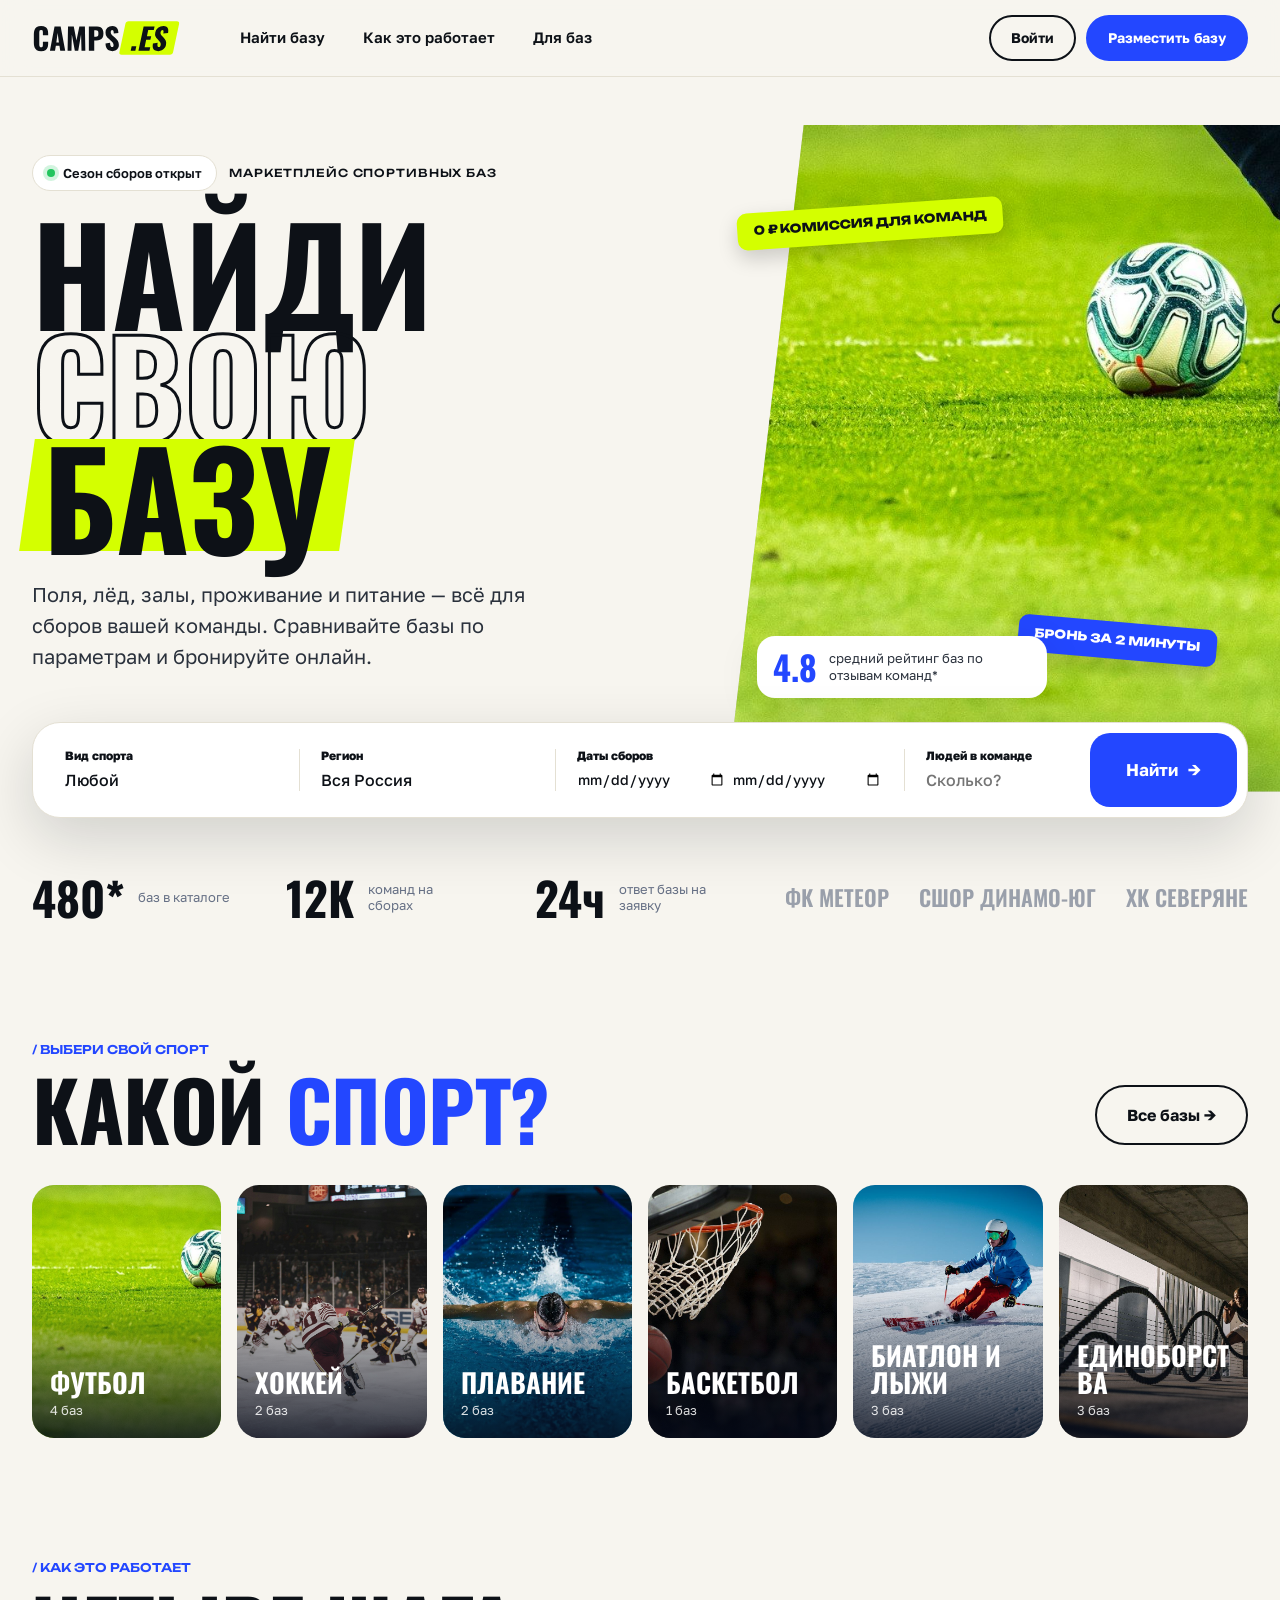
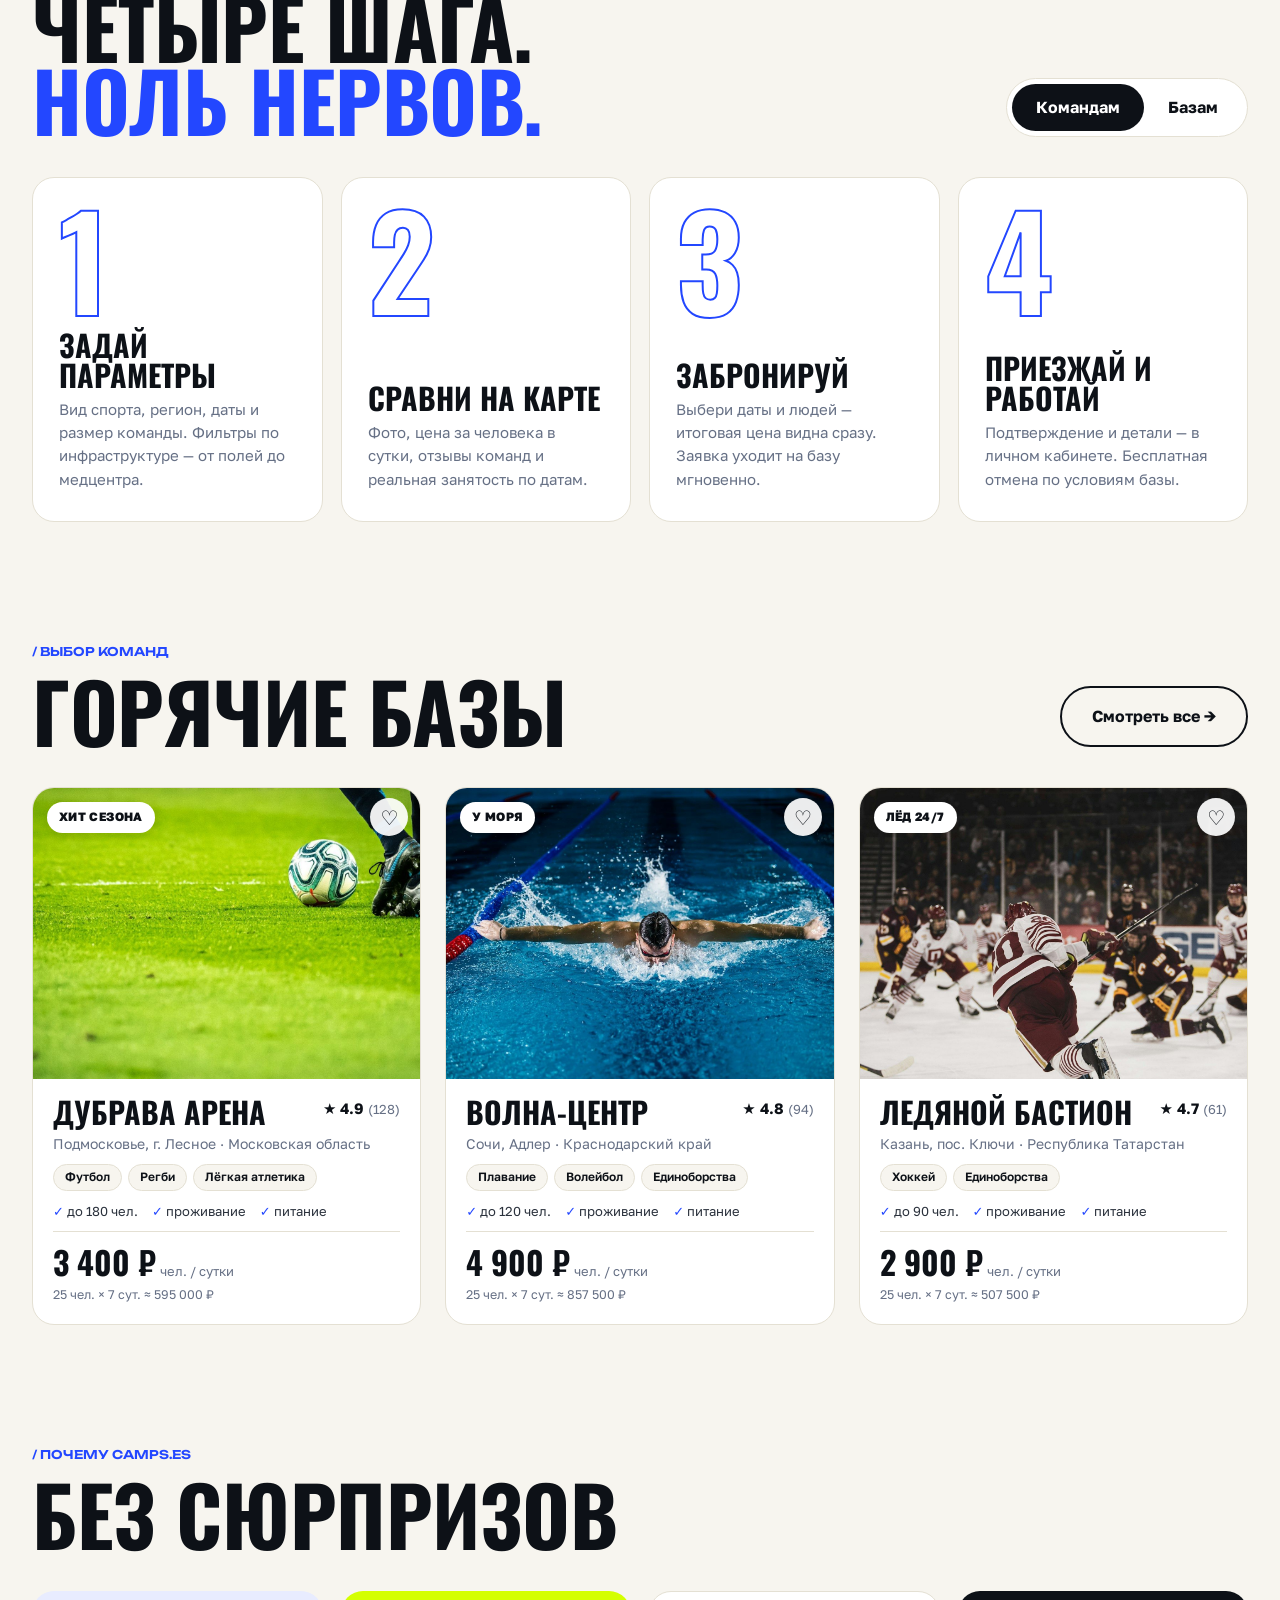
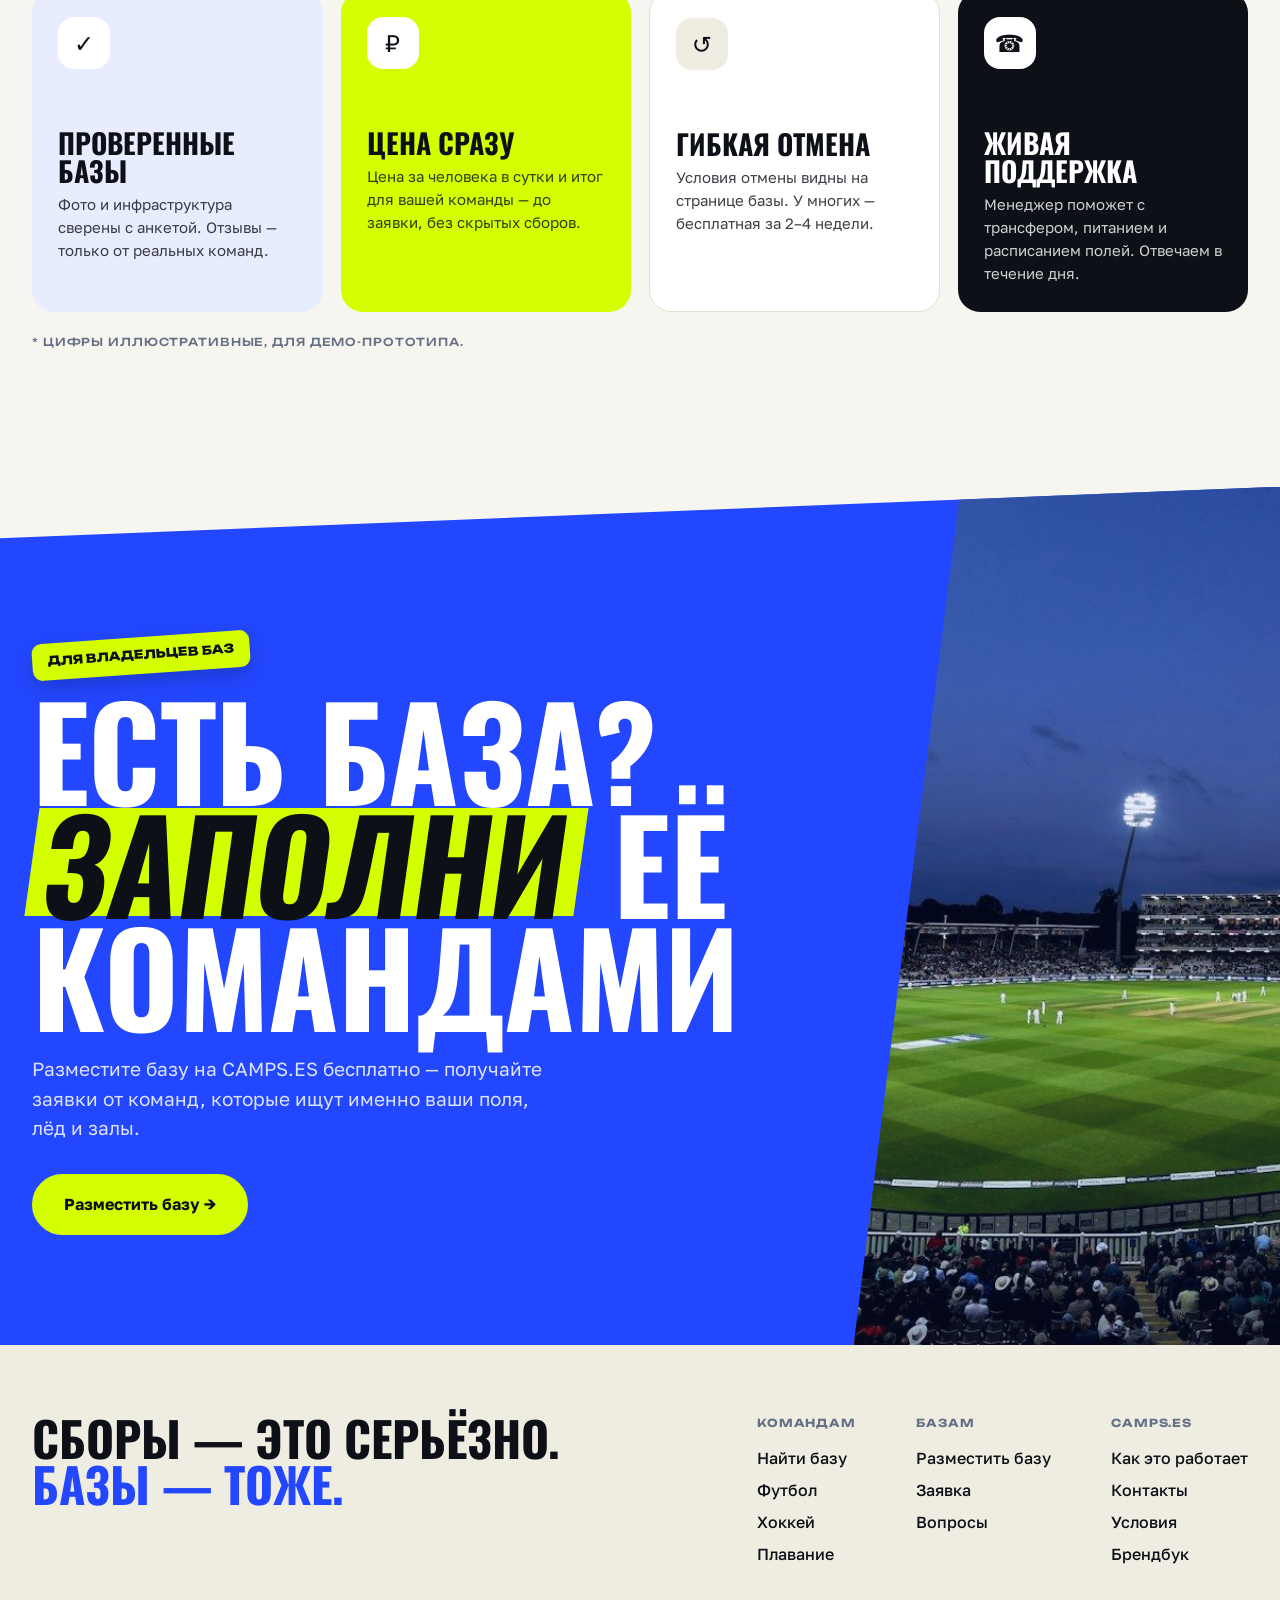
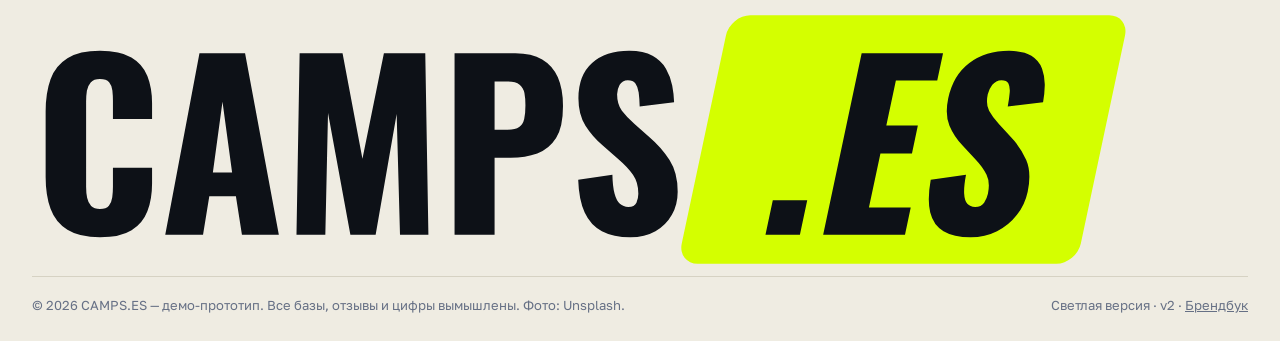
<file: index.html>
<!doctype html>
<html lang="ru"><head><meta charset="utf-8"><meta name="viewport" content="width=device-width,initial-scale=1">
<title>CAMPS.ES — найди спортивную базу и забронируй сборы</title>
<meta name="description" content="CAMPS.ES — маркетплейс спортивных баз. Команды находят базу по параметрам и бронируют сборы онлайн.">
<meta property="og:title" content="CAMPS.ES — найди спортивную базу"><meta property="og:image" content="brand/social/share-image.png">
<link rel="icon" href="brand/logo/favicon.svg" type="image/svg+xml"><link rel="icon" href="brand/logo/favicon.ico" sizes="any"><link rel="apple-touch-icon" href="brand/logo/apple-touch-icon.png">
<link rel="stylesheet" href="css/style.css"></head>
<body data-page="home">
<section class="hero"><div class="wrap">
 <div class="hero-l">
  <div class="hero-kick"><span class="pill"><i></i> Сезон сборов открыт</span><span class="mono">Маркетплейс спортивных баз</span></div>
  <h1 class="disp"><span>Найди</span><span class="o">свою</span><span><em class="hl" style="font-style:normal"><em style="font-style:normal">базу</em></em></span></h1>
  <p class="sub">Поля, лёд, залы, проживание и питание — всё для сборов вашей команды. Сравнивайте базы по параметрам и бронируйте онлайн.</p>
 </div>
 <div class="hero-r">
  <div class="hero-ph"><img src="img/player.jpg" alt="Футболист на поле"></div>
  <span class="sticker s1">0 ₽ комиссия для команд</span>
  <span class="sticker blue s2">Бронь за 2 минуты</span>
  <div class="fl"><b>4.8</b><span>средний рейтинг баз по отзывам команд*</span></div>
 </div>
</div></section>
<div class="wrap"><form class="sbar" id="sform" action="search.html" method="get">
 <label><span>Вид спорта</span><select name="sport" id="fs"></select></label>
 <label><span>Регион</span><select name="region" id="fr"></select></label>
 <label><span>Даты сборов</span><div class="dates"><input type="date" name="from" aria-label="Заезд"><input type="date" name="to" aria-label="Выезд"></div></label>
 <label><span>Людей в команде</span><input type="number" name="size" min="1" max="500" placeholder="Сколько?"></label>
 <button type="submit">Найти <span aria-hidden="true">→</span></button>
</form></div>

<section class="trust"><div class="wrap">
 <div class="tn"><b>480*</b><span>баз в каталоге</span></div>
 <div class="tn"><b>12К</b><span>команд на сборах</span></div>
 <div class="tn"><b>24ч</b><span>ответ базы на заявку</span></div>
 <div class="clubs"><span>ФК Метеор</span><span>СШОР Динамо-Юг</span><span>ХК Северяне</span></div>
</div></section>

<section class="sec"><div class="wrap">
 <div class="sec-h"><div><span class="tag">/ ВЫБЕРИ СВОЙ СПОРТ</span><h2 class="disp">Какой <span class="blue">спорт?</span></h2></div><a class="btn ghost" href="search.html">Все базы →</a></div>
 <div class="tiles" id="tiles"></div>
</div></section>

<section class="sec" id="how" style="padding-top:20px"><div class="wrap">
 <div class="sec-h"><div><span class="tag">/ КАК ЭТО РАБОТАЕТ</span><h2 class="disp">Четыре шага.<br><span class="blue">Ноль нервов.</span></h2></div>
  <div class="tabs" role="tablist"><button class="on" data-t="teams">Командам</button><button data-t="bases">Базам</button></div></div>
 <div class="panel" id="p-teams"><div class="steps">
  <div class="step"><div class="n">1</div><h3>Задай параметры</h3><p>Вид спорта, регион, даты и размер команды. Фильтры по инфраструктуре — от полей до медцентра.</p></div>
  <div class="step"><div class="n">2</div><h3>Сравни на карте</h3><p>Фото, цена за человека в сутки, отзывы команд и реальная занятость по датам.</p></div>
  <div class="step"><div class="n">3</div><h3>Забронируй</h3><p>Выбери даты и людей — итоговая цена видна сразу. Заявка уходит на базу мгновенно.</p></div>
  <div class="step"><div class="n">4</div><h3>Приезжай и работай</h3><p>Подтверждение и детали — в личном кабинете. Бесплатная отмена по условиям базы.</p></div></div></div>
 <div class="panel" id="p-bases" hidden><div class="steps">
  <div class="step"><div class="n">1</div><h3>Заполни анкету</h3><p>Расскажи о полях, залах, номерах и питании. Займёт 10 минут.</p></div>
  <div class="step"><div class="n">2</div><h3>Загрузи фото</h3><p>Покажи базу в лучшем свете. Мы поможем оформить страницу.</p></div>
  <div class="step"><div class="n">3</div><h3>Получай заявки</h3><p>Команды находят вас по фильтрам и присылают запросы на даты.</p></div>
  <div class="step"><div class="n">4</div><h3>Веди календарь</h3><p>Подтверждай брони и управляй занятостью в одном окне.</p></div></div></div>
</div></section>

<section class="sec" style="padding-top:20px"><div class="wrap">
 <div class="sec-h"><div><span class="tag">/ ВЫБОР КОМАНД</span><h2 class="disp">Горячие базы</h2></div><a class="btn ghost" href="search.html">Смотреть все →</a></div>
 <div class="grid" id="feat"></div>
</div></section>

<section class="sec" style="padding-top:20px"><div class="wrap">
 <div class="sec-h"><div><span class="tag">/ ПОЧЕМУ CAMPS.ES</span><h2 class="disp">Без сюрпризов</h2></div></div>
 <div class="why">
  <div class="wy"><i>✓</i><h3>Проверенные базы</h3><p>Фото и инфраструктура сверены с анкетой. Отзывы — только от реальных команд.</p></div>
  <div class="wy"><i>₽</i><h3>Цена сразу</h3><p>Цена за человека в сутки и итог для вашей команды — до заявки, без скрытых сборов.</p></div>
  <div class="wy"><i>↺</i><h3>Гибкая отмена</h3><p>Условия отмены видны на странице базы. У многих — бесплатная за 2–4 недели.</p></div>
  <div class="wy"><i>☎</i><h3>Живая поддержка</h3><p>Менеджер поможет с трансфером, питанием и расписанием полей. Отвечаем в течение дня.</p></div>
 </div>
 <p class="mono" style="margin-top:22px;color:var(--mute)">* Цифры иллюстративные, для демо-прототипа.</p>
</div></section>

<section class="cta"><div class="ph"><img src="img/stadium.jpg" alt=""></div><div class="wrap">
 <span class="sticker">Для владельцев баз</span>
 <h2 class="disp" style="margin-top:22px">Есть база?<br><em>Заполни</em> её<br>командами</h2>
 <p>Разместите базу на CAMPS.ES бесплатно — получайте заявки от команд, которые ищут именно ваши поля, лёд и залы.</p>
 <a class="btn lime" href="partner.html">Разместить базу →</a>
</div></section>

<script src="js/data.js"></script><script src="js/app.js"></script>
<script>
document.addEventListener("DOMContentLoaded",()=>{
 $("#fs").innerHTML='<option value="">Любой</option>'+SPORTS.map(s=>`<option>${s}</option>`).join("");
 $("#fr").innerHTML='<option value="">Вся Россия</option>'+REGIONS.map(s=>`<option>${s}</option>`).join("");
 const T=[["Футбол","player"],["Хоккей","hockey"],["Плавание","swimmer"],["Баскетбол","hoop"],["Биатлон и лыжи","ski"],["Единоборства","ropes"]];
 $("#tiles").innerHTML=T.map(([s,i])=>`<a class="tile" href="search.html?sport=${encodeURIComponent(s)}"><img src="img/${i}.jpg" alt="${s}" loading="lazy"><b>${s}</b><small>${BASES.filter(b=>b.sports.includes(s)).length} баз</small></a>`).join("");
 $("#feat").innerHTML=["dubrava","volna","bastion"].map(id=>card(BASES.find(b=>b.id===id))).join("");
 $$(".tabs button").forEach(b=>b.onclick=()=>{$$(".tabs button").forEach(x=>x.classList.toggle("on",x===b));$("#p-teams").hidden=b.dataset.t!=="teams";$("#p-bases").hidden=b.dataset.t!=="bases"});
 const f=$("#sform");f.querySelector("[name=from]").addEventListener("change",e=>{const t=f.querySelector("[name=to]");if(!t.value||t.value<e.target.value)t.value=e.target.value});
 f.addEventListener("submit",()=>{$$("input,select",f).forEach(i=>{if(!i.value)i.disabled=true})});
 window.addEventListener("pageshow",()=>$$("input,select",f).forEach(i=>i.disabled=false));
});
</script></body></html>
</file>
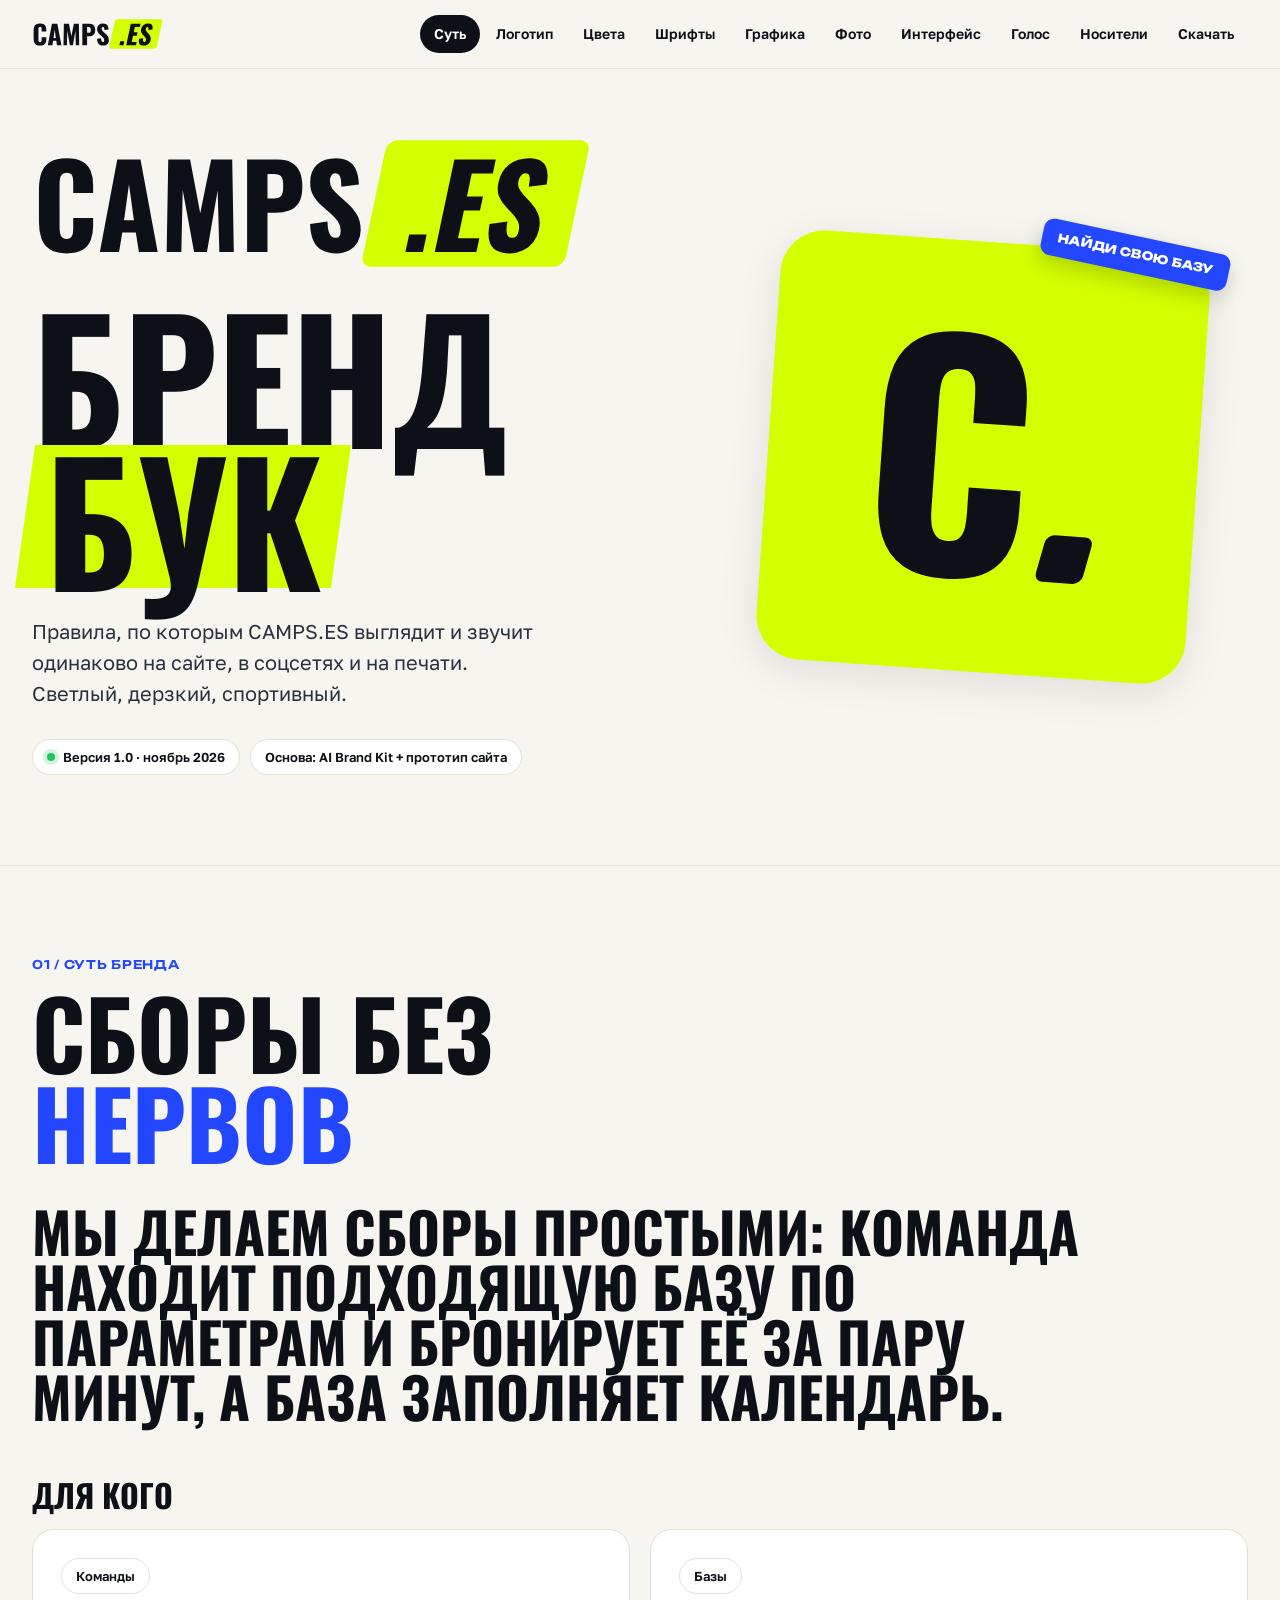
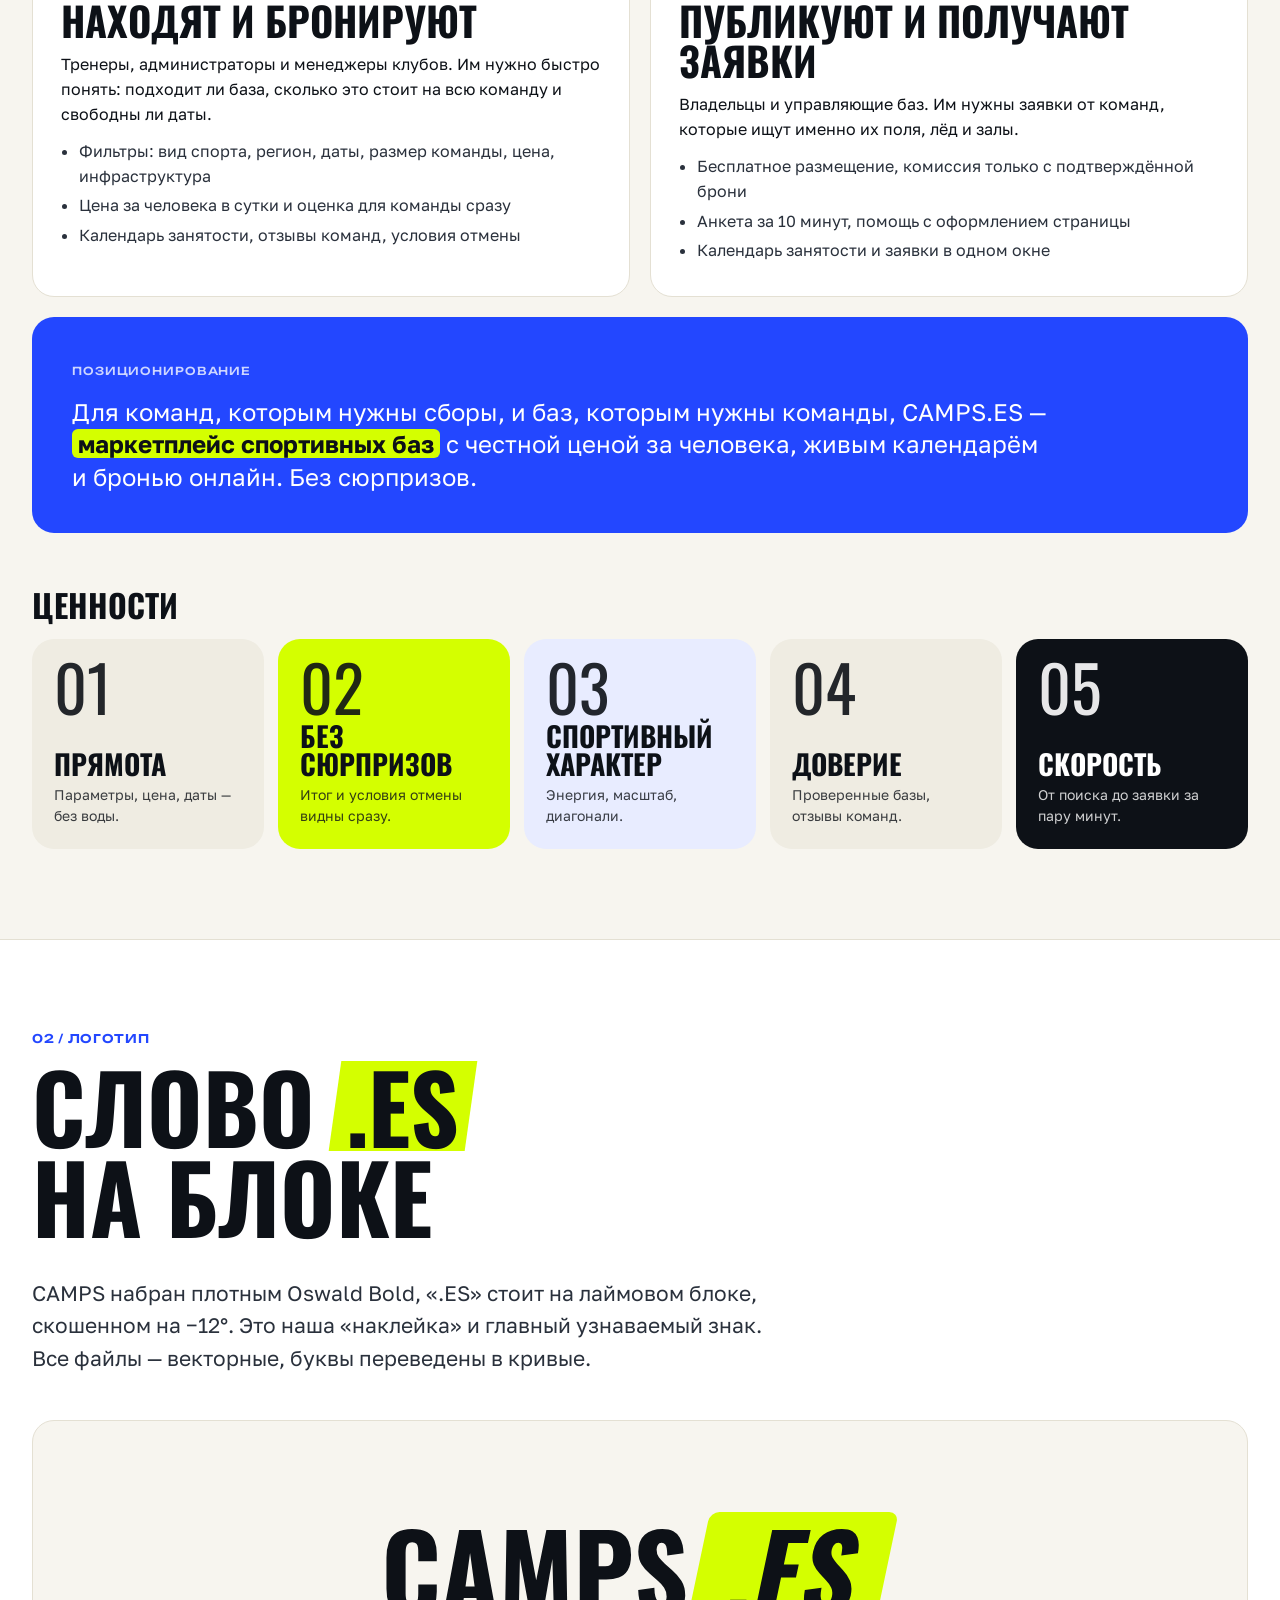
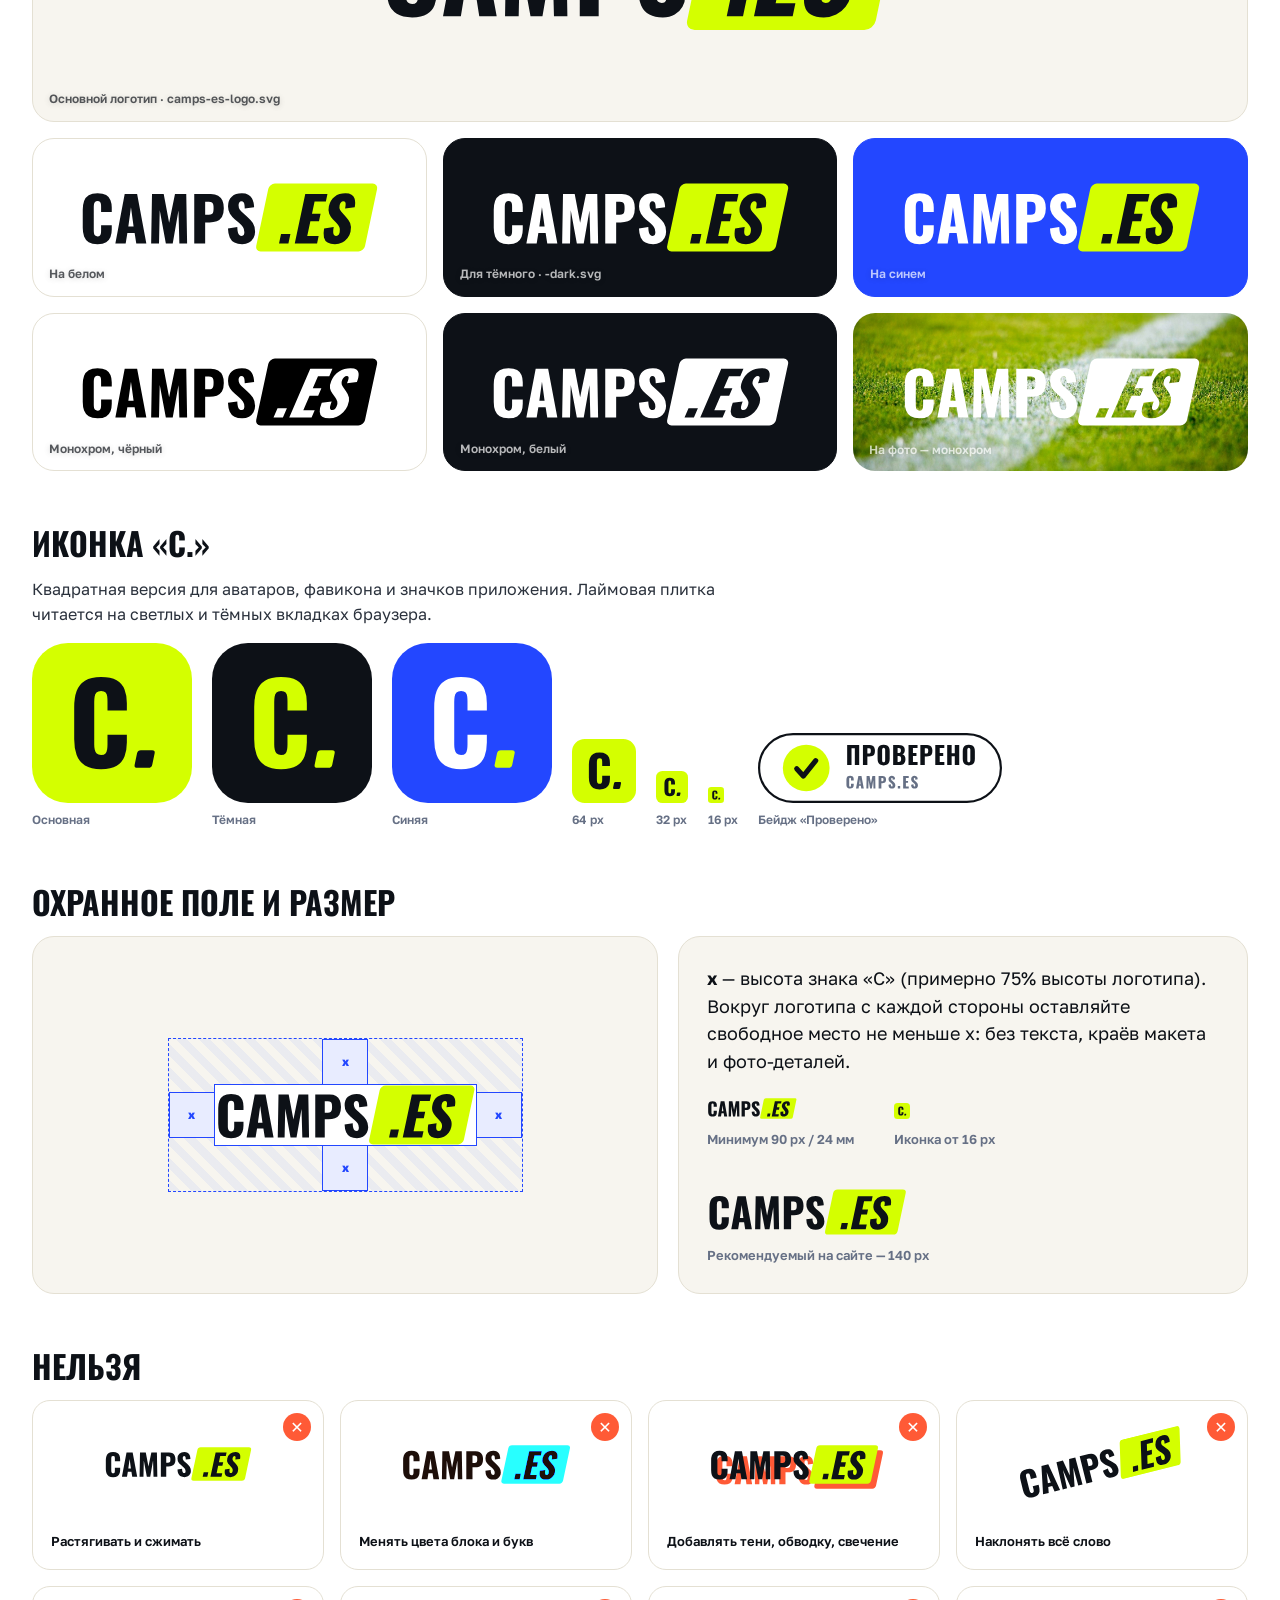
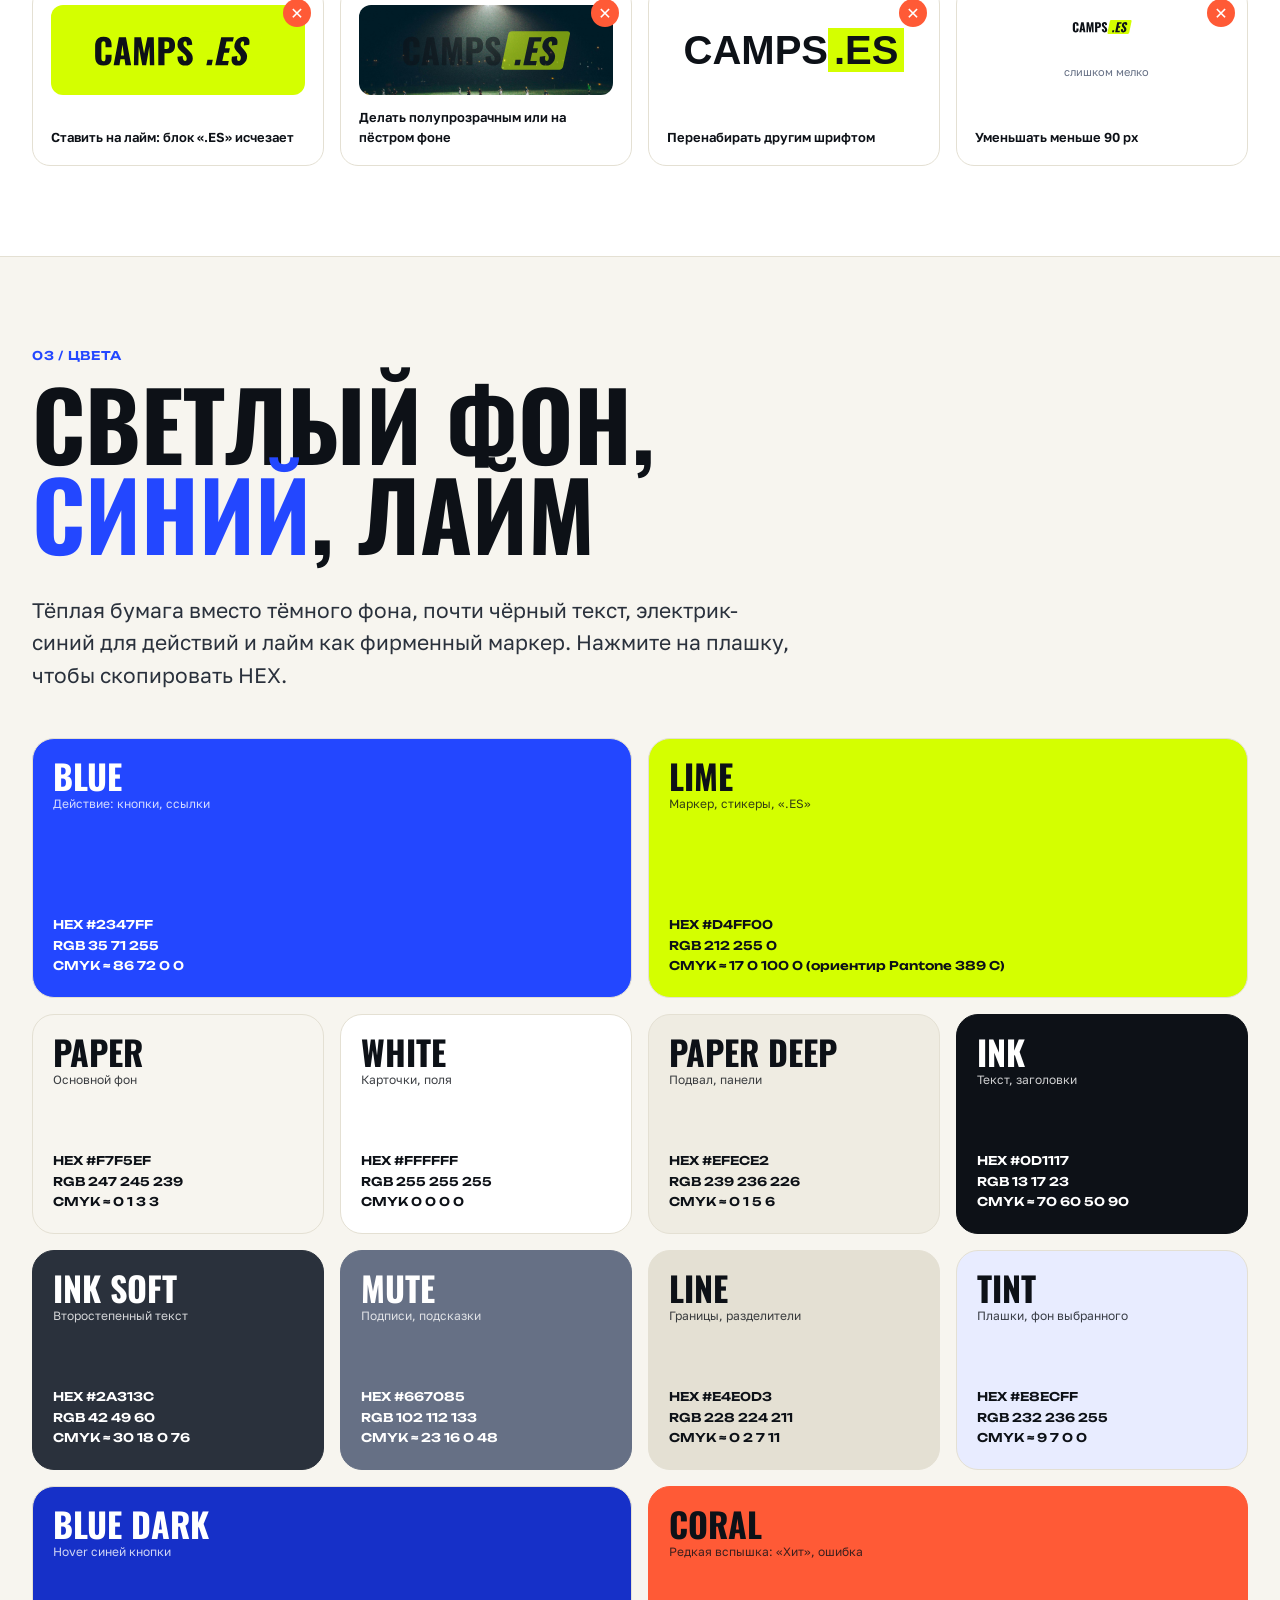
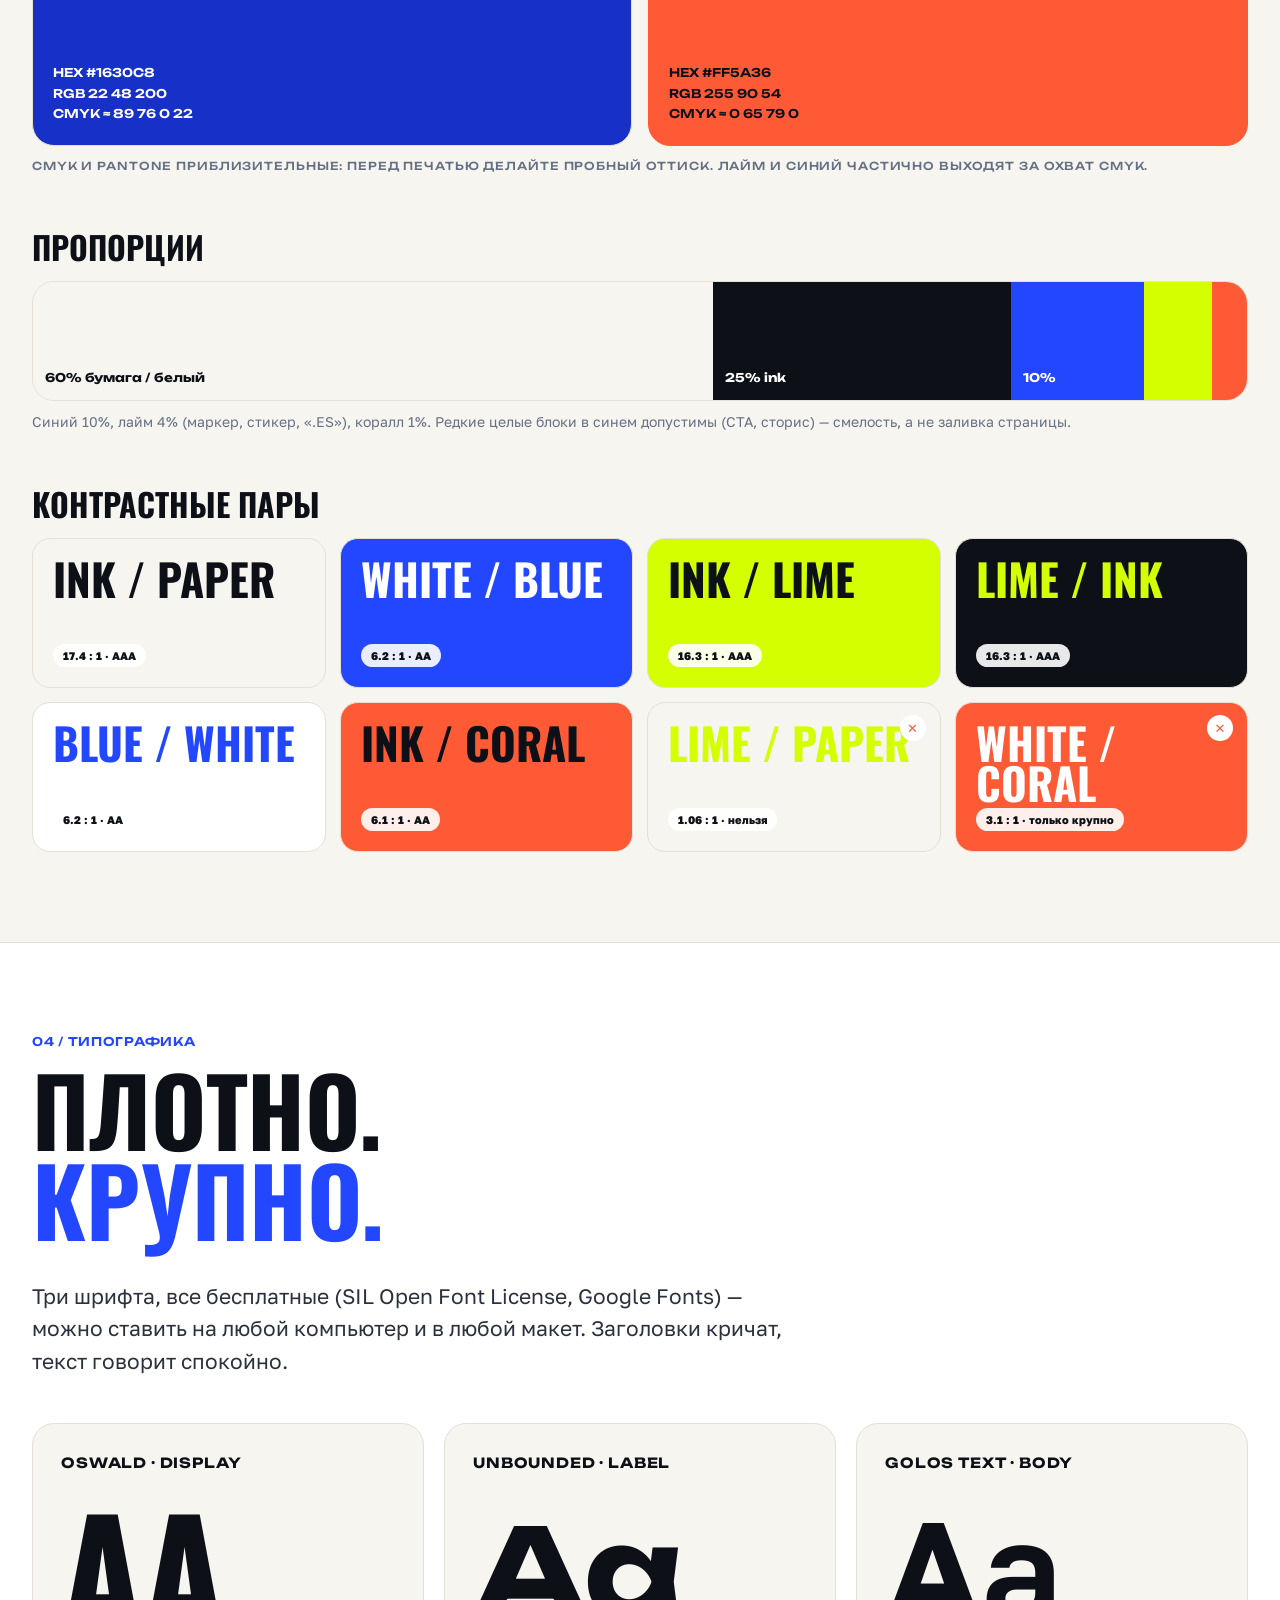
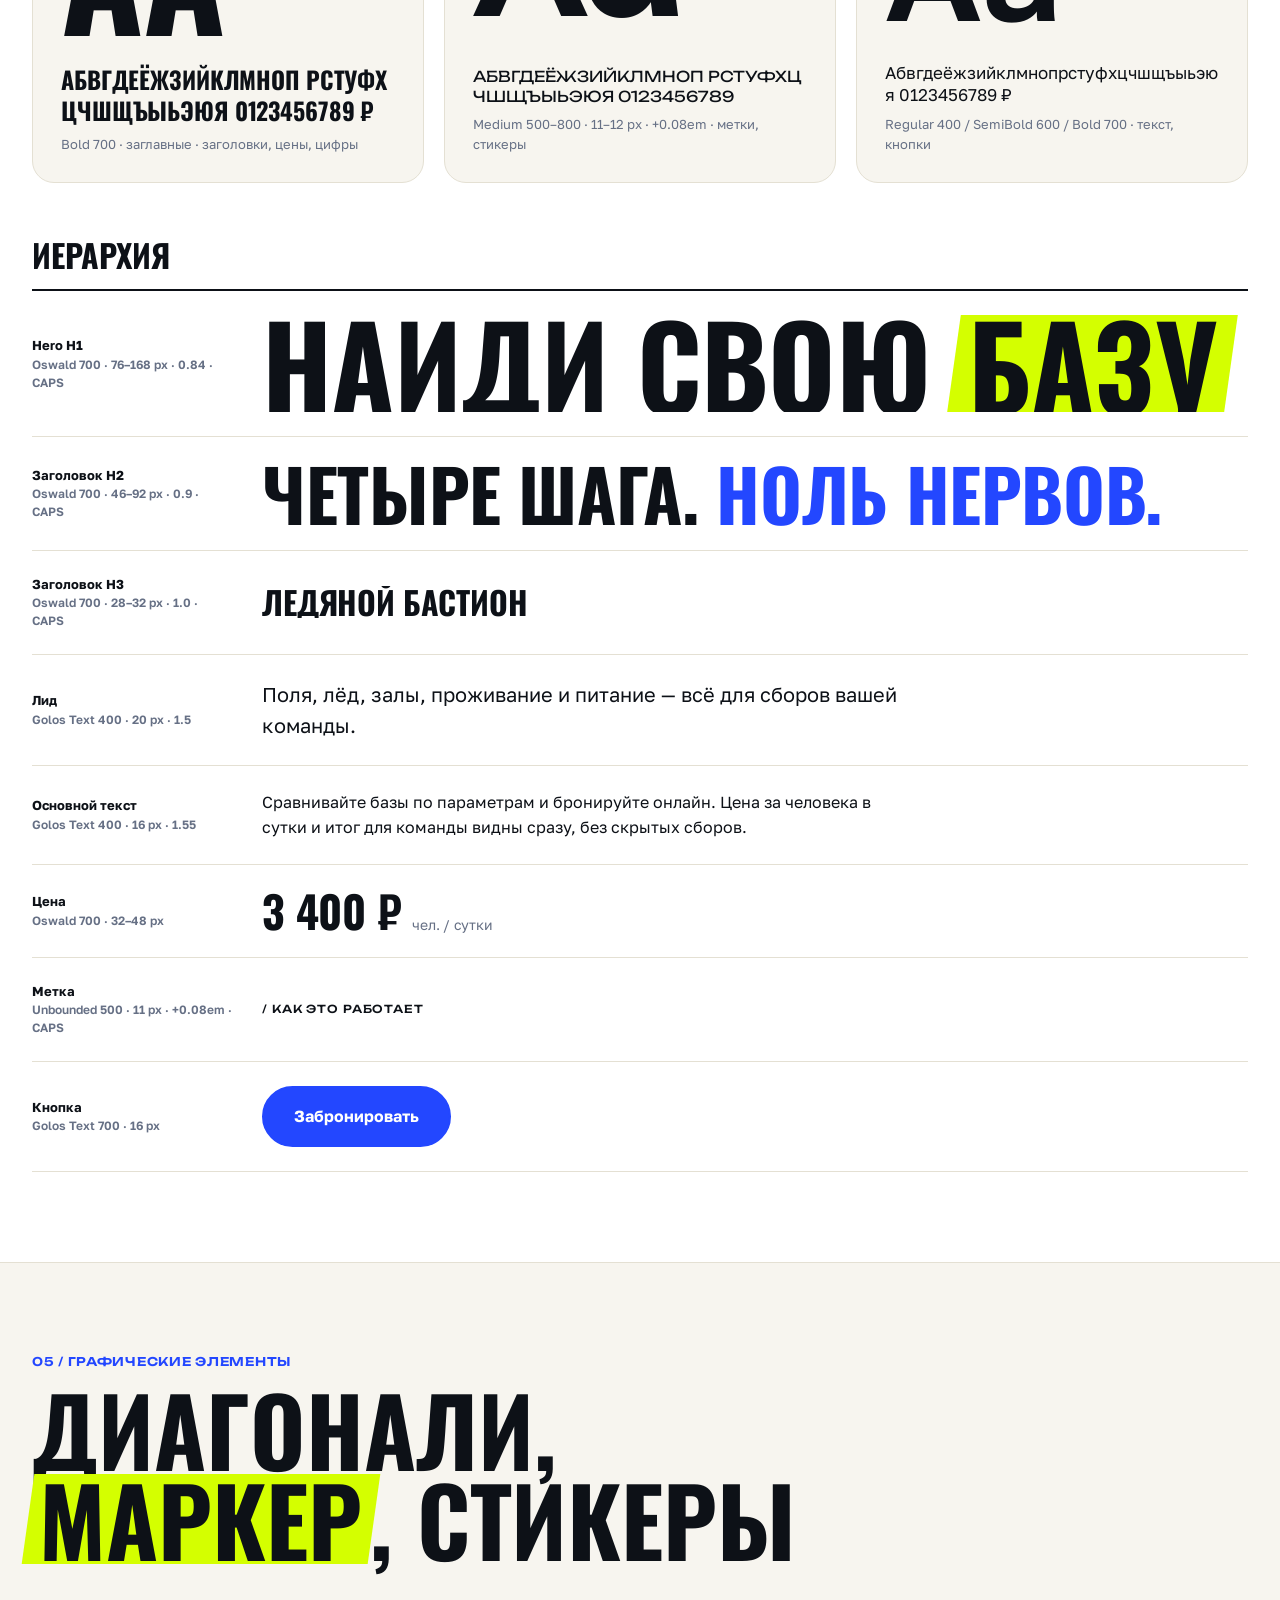
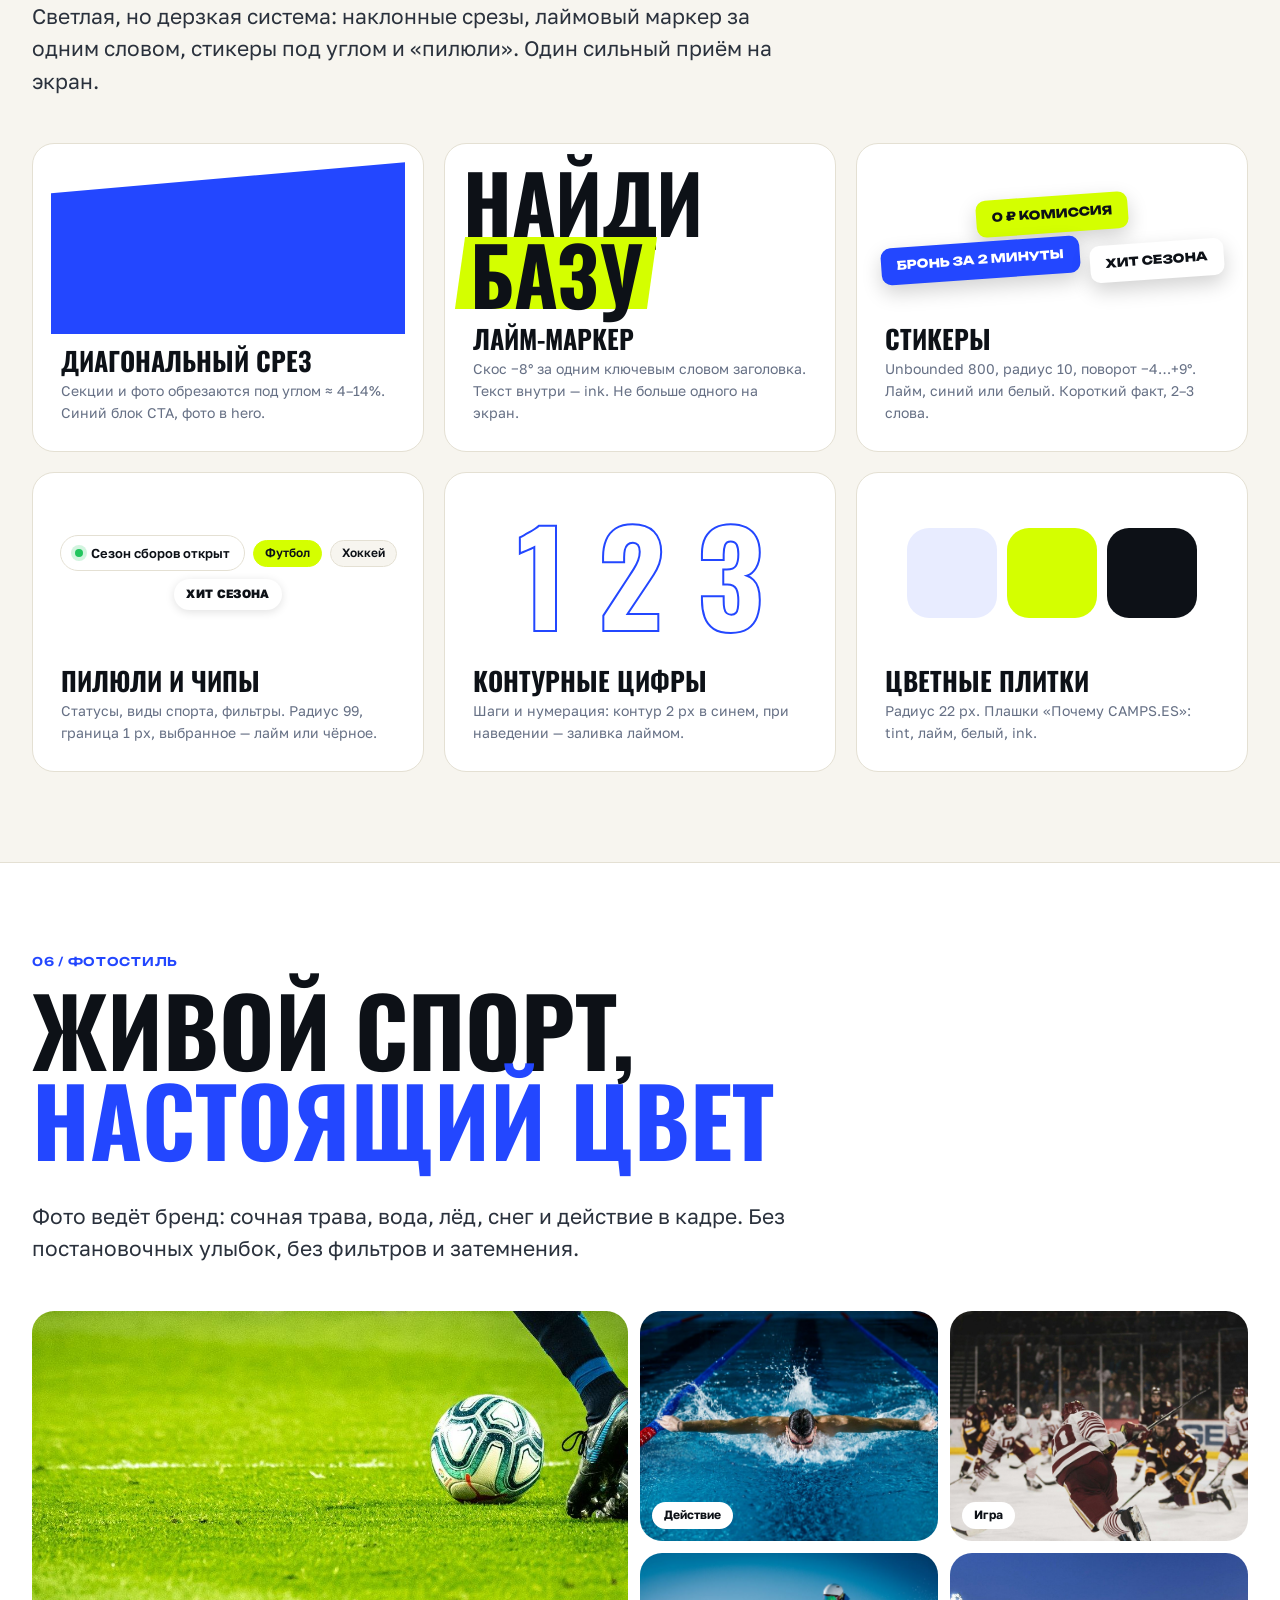
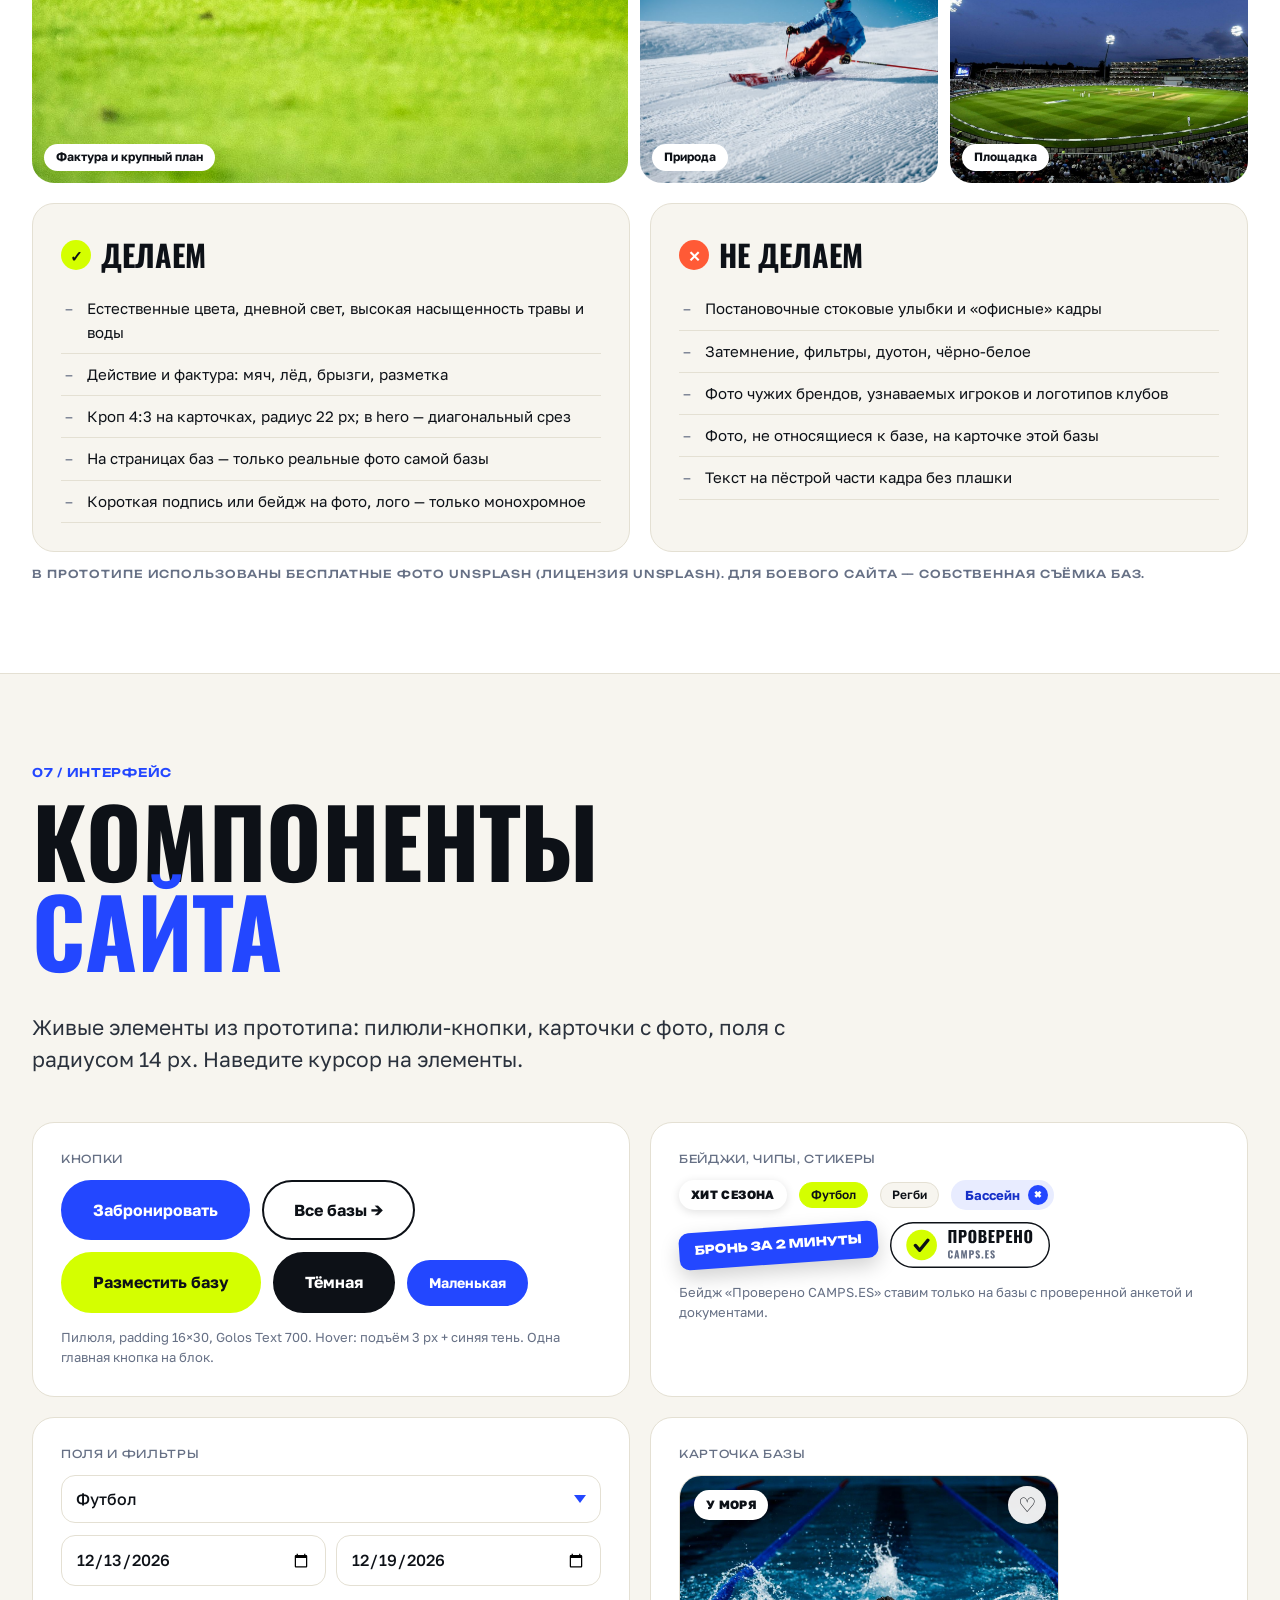
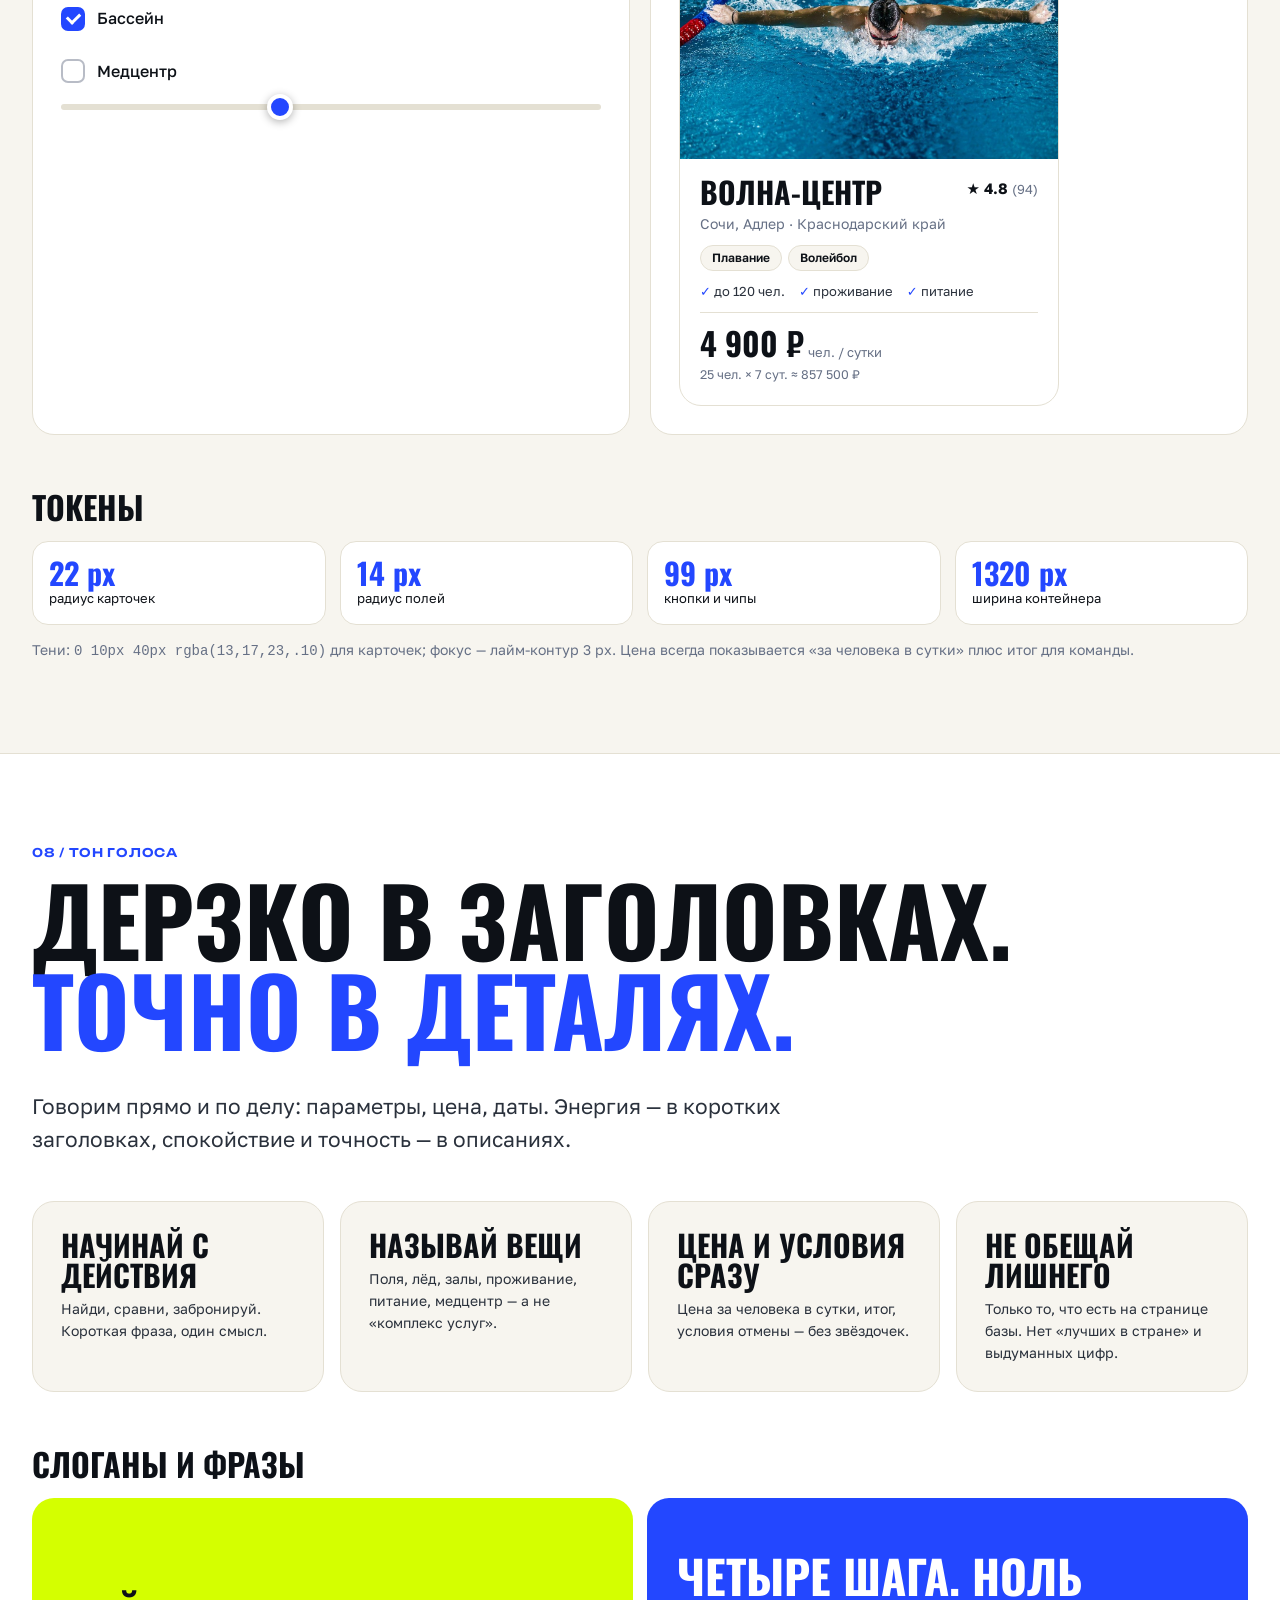
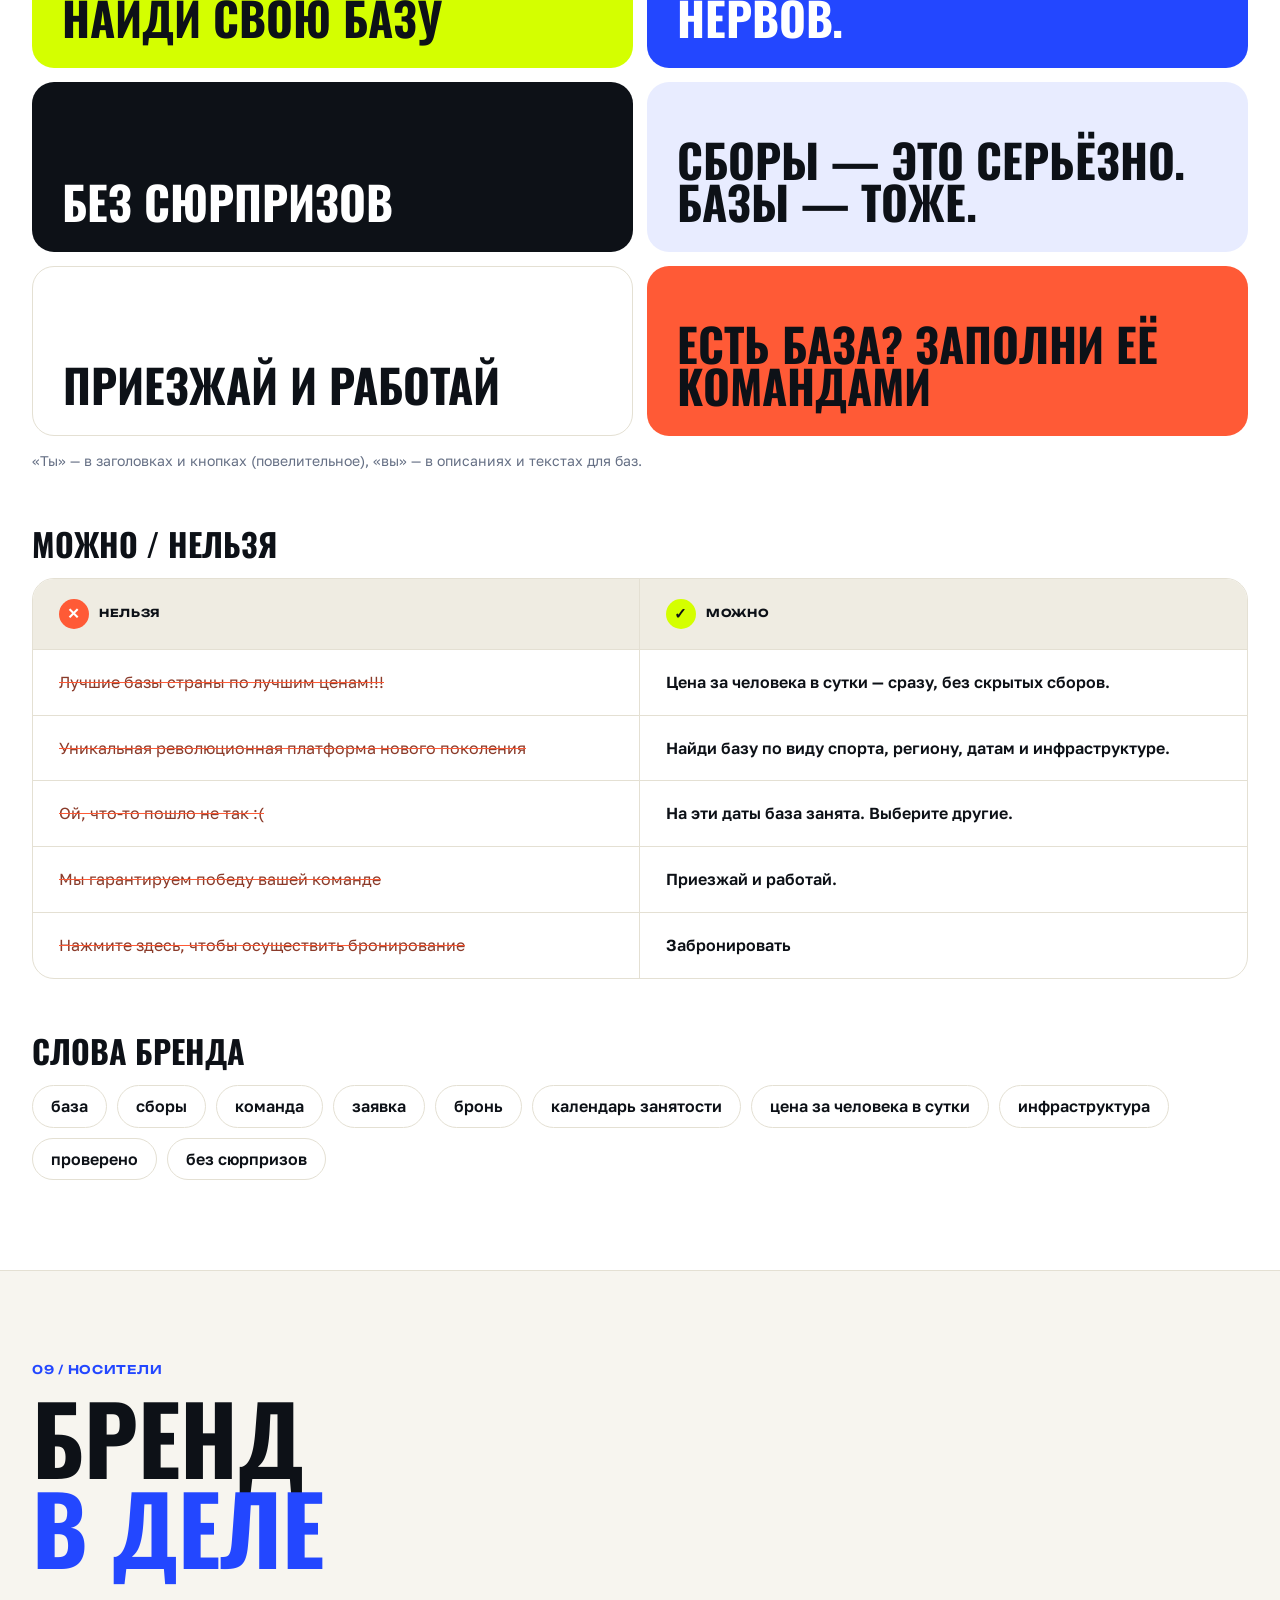
<file: brand/index.html>
<!doctype html>
<html lang="ru"><head><meta charset="utf-8"><meta name="viewport" content="width=device-width,initial-scale=1">
<title>Брендбук CAMPS.ES</title>
<meta name="description" content="Брендбук CAMPS.ES: миссия, логотип, цвета, типографика, фото, интерфейс, тон голоса и носители.">
<link rel="icon" href="logo/favicon.svg" type="image/svg+xml"><link rel="icon" href="logo/favicon.ico" sizes="any"><link rel="apple-touch-icon" href="logo/apple-touch-icon.png">
<meta property="og:image" content="social/share-image.png">
<link rel="stylesheet" href="../css/style.css"><link rel="stylesheet" href="brand.css"></head>
<body>
<header class="bnav"><div class="wrap">
 <a class="logo" href="../index.html" aria-label="CAMPS.ES — на сайт"><img src="logo/camps-es-logo.svg" alt="CAMPS.ES"></a>
 <nav class="links" id="links">
  <a href="#essence">Суть</a><a href="#logo">Логотип</a><a href="#color">Цвета</a><a href="#type">Шрифты</a><a href="#graphic">Графика</a><a href="#photo">Фото</a><a href="#ui">Интерфейс</a><a href="#voice">Голос</a><a href="#apps">Носители</a><a href="#downloads">Скачать</a>
 </nav></div></header>

<section class="cover"><div class="wrap">
 <div>
  <img class="big-logo" src="logo/camps-es-logo.svg" alt="CAMPS.ES" style="max-width:560px">
  <h1 class="disp">Бренд<br><span class="hl"><span>бук</span></span></h1>
  <p>Правила, по которым CAMPS.ES выглядит и звучит одинаково на сайте, в соцсетях и на печати. Светлый, дерзкий, спортивный.</p>
  <div class="meta"><span class="pill"><i></i> Версия 1.0 · ноябрь 2026</span><span class="pill">Основа: AI Brand Kit + прототип сайта</span></div>
 </div>
 <div class="tile-i"><img src="logo/camps-es-icon.svg" alt="Иконка C."><span class="sticker blue">Найди свою базу</span></div>
</div></section>

<section class="bsec" id="essence"><div class="wrap">
 <span class="num">01 / СУТЬ БРЕНДА</span><h2 class="t">Сборы без<br><span class="blue">нервов</span></h2>
 <p class="mission">Мы делаем сборы простыми: команда находит подходящую базу по параметрам и бронирует её за пару минут, а база заполняет календарь.</p>
 <h3 class="sub">Для кого</h3>
 <div class="g2 aud">
  <div class="box"><span class="pill">Команды</span><h3>Находят и бронируют</h3><p>Тренеры, администраторы и менеджеры клубов. Им нужно быстро понять: подходит ли база, сколько это стоит на всю команду и свободны ли даты.</p><ul><li>Фильтры: вид спорта, регион, даты, размер команды, цена, инфраструктура</li><li>Цена за человека в сутки и оценка для команды сразу</li><li>Календарь занятости, отзывы команд, условия отмены</li></ul></div>
  <div class="box"><span class="pill">Базы</span><h3>Публикуют и получают заявки</h3><p>Владельцы и управляющие баз. Им нужны заявки от команд, которые ищут именно их поля, лёд и залы.</p><ul><li>Бесплатное размещение, комиссия только с подтверждённой брони</li><li>Анкета за 10 минут, помощь с оформлением страницы</li><li>Календарь занятости и заявки в одном окне</li></ul></div>
 </div>
 <div class="pos"><span class="mono" style="color:#cdd6ff">Позиционирование</span><p style="margin-top:14px">Для команд, которым нужны сборы, и баз, которым нужны команды, CAMPS.ES — <b>маркетплейс спортивных баз</b> с честной ценой за человека, живым календарём и бронью онлайн. Без сюрпризов.</p></div>
 <h3 class="sub">Ценности</h3>
 <div class="vals">
  <div class="val"><div class="n">01</div><div><h4>Прямота</h4><p>Параметры, цена, даты — без воды.</p></div></div>
  <div class="val"><div class="n">02</div><div><h4>Без сюрпризов</h4><p>Итог и условия отмены видны сразу.</p></div></div>
  <div class="val"><div class="n">03</div><div><h4>Спортивный характер</h4><p>Энергия, масштаб, диагонали.</p></div></div>
  <div class="val"><div class="n">04</div><div><h4>Доверие</h4><p>Проверенные базы, отзывы команд.</p></div></div>
  <div class="val"><div class="n">05</div><div><h4>Скорость</h4><p>От поиска до заявки за пару минут.</p></div></div>
 </div>
</div></section>

<section class="bsec alt pb" id="logo"><div class="wrap">
 <span class="num">02 / ЛОГОТИП</span><h2 class="t">Слово <span class="hl"><span>.ES</span></span><br>на блоке</h2>
 <p class="lead">CAMPS набран плотным Oswald Bold, «.ES» стоит на лаймовом блоке, скошенном на −12°. Это наша «наклейка» и главный узнаваемый знак. Все файлы — векторные, буквы переведены в кривые.</p>
 <div class="lstage" style="background:var(--bg);padding:90px 30px"><img src="logo/camps-es-logo.svg" alt="Основной логотип"><span class="cap">Основной логотип · camps-es-logo.svg</span></div>
 <div class="lgrid">
  <div class="lstage" style="background:#fff"><img src="logo/camps-es-logo.svg" alt=""><span class="cap">На белом</span></div>
  <div class="lstage" style="background:var(--ink);border-color:var(--ink);color:#fff"><img src="logo/camps-es-logo-dark.svg" alt=""><span class="cap">Для тёмного · -dark.svg</span></div>
  <div class="lstage" style="background:var(--blue);border-color:var(--blue);color:#fff"><img src="logo/camps-es-logo-dark.svg" alt=""><span class="cap">На синем</span></div>
  <div class="lstage" style="background:#fff"><img src="logo/camps-es-logo-mono-black.svg" alt=""><span class="cap">Монохром, чёрный</span></div>
  <div class="lstage" style="background:var(--ink);border-color:var(--ink);color:#fff"><img src="logo/camps-es-logo-mono-white.svg" alt=""><span class="cap">Монохром, белый</span></div>
  <div class="lstage" style="background:url(../img/grass-line.jpg) center/cover;border:0"><img src="logo/camps-es-logo-mono-white.svg" alt=""><span class="cap" style="color:#fff">На фото — монохром</span></div>
 </div>
 <h3 class="sub">Иконка «C.»</h3>
 <p style="max-width:700px;color:var(--ink2)">Квадратная версия для аватаров, фавикона и значков приложения. Лаймовая плитка читается на светлых и тёмных вкладках браузера.</p>
 <div class="icons">
  <figure><img src="logo/camps-es-icon.svg" width="160" alt="">Основная</figure>
  <figure><img src="logo/camps-es-icon-dark.svg" width="160" alt="">Тёмная</figure>
  <figure><img src="logo/camps-es-icon-blue.svg" width="160" alt="">Синяя</figure>
  <figure><img src="logo/favicon.svg" width="64" alt="">64 px</figure>
  <figure><img src="logo/favicon.svg" width="32" alt="">32 px</figure>
  <figure><img src="logo/favicon.svg" width="16" alt="">16 px</figure>
  <figure><img src="logo/badge-verified.svg" height="70" alt="Бейдж">Бейдж «Проверено»</figure>
 </div>
 <h3 class="sub">Охранное поле и размер</h3>
 <div class="clear">
  <div class="box" style="display:grid;place-items:center;padding:40px">
   <div class="cz" style="--x:46px;--h:60px"><i class="t">x</i><i class="b">x</i><i class="l">x</i><i class="r">x</i><span class="inner"><img src="logo/camps-es-logo.svg" alt=""></span></div>
  </div>
  <div class="box"><p style="font-size:18px;margin-bottom:22px"><b>x</b> — высота знака «C» (примерно 75% высоты логотипа). Вокруг логотипа с каждой стороны оставляйте свободное место не меньше x: без текста, краёв макета и фото-деталей.</p>
   <div class="minsz"><figure><img src="logo/camps-es-logo.svg" width="90" alt="">Минимум 90 px / 24 мм</figure><figure><img src="logo/camps-es-icon.svg" width="16" alt="">Иконка от 16 px</figure><figure><img src="logo/camps-es-logo.svg" width="200" alt="">Рекомендуемый на сайте — 140 px</figure></div></div>
 </div>
 <h3 class="sub">Нельзя</h3>
 <div class="dont">
  <figure><span class="x">✕</span><div class="st"><img src="logo/camps-es-logo.svg" style="width:190px;height:34px" alt=""></div><figcaption>Растягивать и сжимать</figcaption></figure>
  <figure><span class="x">✕</span><div class="st"><img src="logo/camps-es-logo.svg" style="filter:hue-rotate(150deg) saturate(2)" alt=""></div><figcaption>Менять цвета блока и букв</figcaption></figure>
  <figure><span class="x">✕</span><div class="st"><img src="logo/camps-es-logo.svg" style="filter:drop-shadow(5px 5px 0 #ff5a36)" alt=""></div><figcaption>Добавлять тени, обводку, свечение</figcaption></figure>
  <figure><span class="x">✕</span><div class="st"><img src="logo/camps-es-logo.svg" style="transform:rotate(-14deg)" alt=""></div><figcaption>Наклонять всё слово</figcaption></figure>
  <figure><span class="x">✕</span><div class="st" style="background:var(--lime);border-radius:12px"><img src="logo/camps-es-logo.svg" alt=""></div><figcaption>Ставить на лайм: блок «.ES» исчезает</figcaption></figure>
  <figure><span class="x">✕</span><div class="st" style="background:url(../img/night-game.jpg) center/cover;border-radius:12px"><img src="logo/camps-es-logo.svg" style="opacity:.55" alt=""></div><figcaption>Делать полупрозрачным или на пёстром фоне</figcaption></figure>
  <figure><span class="x">✕</span><div class="st"><span style="font:700 40px Arial">CAMPS<span style="background:#d4ff00;padding:0 6px">.ES</span></span></div><figcaption>Перенабирать другим шрифтом</figcaption></figure>
  <figure><span class="x">✕</span><div class="st"><img src="logo/camps-es-logo.svg" style="width:60px;opacity:1" alt=""><span style="font-size:11px;margin-left:8px;color:var(--mute)">слишком мелко</span></div><figcaption>Уменьшать меньше 90 px</figcaption></figure>
 </div>
</div></section>

<section class="bsec" id="color"><div class="wrap">
 <span class="num">03 / ЦВЕТА</span><h2 class="t">Светлый фон,<br><span class="blue">синий</span>, лайм</h2>
 <p class="lead">Тёплая бумага вместо тёмного фона, почти чёрный текст, электрик-синий для действий и лайм как фирменный маркер. Нажмите на плашку, чтобы скопировать HEX.</p>
 <div class="sw">
<div class="c main" style="background:var(--blue);color:#fff;" data-hex="#2347FF"><span class="copied">скопировано</span><div><h4>Blue</h4><small>Действие: кнопки, ссылки</small></div><code>HEX #2347FF<br>RGB 35 71 255<br>CMYK ≈ 86 72 0 0</code></div>
<div class="c main" style="background:var(--lime);" data-hex="#D4FF00"><span class="copied">скопировано</span><div><h4>Lime</h4><small>Маркер, стикеры, «.ES»</small></div><code>HEX #D4FF00<br>RGB 212 255 0<br>CMYK ≈ 17 0 100 0 (ориентир Pantone 389 C)</code></div>
<div class="c " style="background:var(--bg);" data-hex="#F7F5EF"><span class="copied">скопировано</span><div><h4>Paper</h4><small>Основной фон</small></div><code>HEX #F7F5EF<br>RGB 247 245 239<br>CMYK ≈ 0 1 3 3</code></div>
<div class="c " style="background:#fff;" data-hex="#FFFFFF"><span class="copied">скопировано</span><div><h4>White</h4><small>Карточки, поля</small></div><code>HEX #FFFFFF<br>RGB 255 255 255<br>CMYK 0 0 0 0</code></div>
<div class="c " style="background:var(--bg2);" data-hex="#EFECE2"><span class="copied">скопировано</span><div><h4>Paper deep</h4><small>Подвал, панели</small></div><code>HEX #EFECE2<br>RGB 239 236 226<br>CMYK ≈ 0 1 5 6</code></div>
<div class="c " style="background:var(--ink);color:#fff;border-color:var(--ink);" data-hex="#0D1117"><span class="copied">скопировано</span><div><h4>Ink</h4><small>Текст, заголовки</small></div><code>HEX #0D1117<br>RGB 13 17 23<br>CMYK ≈ 70 60 50 90</code></div>
<div class="c " style="background:var(--ink2);color:#fff;border-color:var(--ink2);" data-hex="#2A313C"><span class="copied">скопировано</span><div><h4>Ink soft</h4><small>Второстепенный текст</small></div><code>HEX #2A313C<br>RGB 42 49 60<br>CMYK ≈ 30 18 0 76</code></div>
<div class="c " style="background:var(--mute);color:#fff;border-color:var(--mute);" data-hex="#667085"><span class="copied">скопировано</span><div><h4>Mute</h4><small>Подписи, подсказки</small></div><code>HEX #667085<br>RGB 102 112 133<br>CMYK ≈ 23 16 0 48</code></div>
<div class="c " style="background:var(--line);" data-hex="#E4E0D3"><span class="copied">скопировано</span><div><h4>Line</h4><small>Границы, разделители</small></div><code>HEX #E4E0D3<br>RGB 228 224 211<br>CMYK ≈ 0 2 7 11</code></div>
<div class="c " style="background:var(--tint);" data-hex="#E8ECFF"><span class="copied">скопировано</span><div><h4>Tint</h4><small>Плашки, фон выбранного</small></div><code>HEX #E8ECFF<br>RGB 232 236 255<br>CMYK ≈ 9 7 0 0</code></div>
<div class="c main" style="background:var(--blue-d);color:#fff;" data-hex="#1630C8"><span class="copied">скопировано</span><div><h4>Blue dark</h4><small>Hover синей кнопки</small></div><code>HEX #1630C8<br>RGB 22 48 200<br>CMYK ≈ 89 76 0 22</code></div>
<div class="c main" style="background:var(--coral);color:var(--ink);border-color:var(--coral);" data-hex="#FF5A36"><span class="copied">скопировано</span><div><h4>Coral</h4><small>Редкая вспышка: «Хит», ошибка</small></div><code>HEX #FF5A36<br>RGB 255 90 54<br>CMYK ≈ 0 65 79 0</code></div>
</div>
 <p class="mono" style="color:var(--mute);margin-top:12px">CMYK и Pantone приблизительные: перед печатью делайте пробный оттиск. Лайм и синий частично выходят за охват CMYK.</p>
 <h3 class="sub">Пропорции</h3>
 <div class="prop"><div style="flex:60;background:var(--bg)">60% бумага / белый</div><div style="flex:25;background:var(--ink);color:#fff">25% ink</div><div style="flex:10;background:var(--blue);color:#fff">10%</div><div style="flex:4;background:var(--lime)"></div><div style="flex:1;background:var(--coral)"></div></div>
 <p style="margin-top:10px;color:var(--mute);font-size:14px">Синий 10%, лайм 4% (маркер, стикер, «.ES»), коралл 1%. Редкие целые блоки в синем допустимы (CTA, сторис) — смелость, а не заливка страницы.</p>
 <h3 class="sub">Контрастные пары</h3>
 <div class="pairs">
  <div class="pr" style="background:var(--bg);color:var(--ink)"><b>Ink / Paper</b><span class="r">17.4 : 1 · AAA</span></div>
  <div class="pr" style="background:var(--blue);color:#fff"><b>White / Blue</b><span class="r">6.2 : 1 · AA</span></div>
  <div class="pr" style="background:var(--lime);color:var(--ink)"><b>Ink / Lime</b><span class="r">16.3 : 1 · AAA</span></div>
  <div class="pr" style="background:var(--ink);color:var(--lime)"><b>Lime / Ink</b><span class="r">16.3 : 1 · AAA</span></div>
  <div class="pr" style="background:#fff;color:var(--blue)"><b>Blue / White</b><span class="r">6.2 : 1 · AA</span></div>
  <div class="pr" style="background:var(--coral);color:var(--ink)"><b>Ink / Coral</b><span class="r">6.1 : 1 · AA</span></div>
  <div class="pr bad" style="background:var(--bg);color:var(--lime)"><b>Lime / Paper</b><span class="r">1.06 : 1 · нельзя</span></div>
  <div class="pr bad" style="background:var(--coral);color:#fff"><b>White / Coral</b><span class="r">3.1 : 1 · только крупно</span></div>
 </div>
</div></section>

<section class="bsec alt pb" id="type"><div class="wrap">
 <span class="num">04 / ТИПОГРАФИКА</span><h2 class="t">Плотно.<br><span class="blue">Крупно.</span></h2>
 <p class="lead">Три шрифта, все бесплатные (SIL Open Font License, Google Fonts) — можно ставить на любой компьютер и в любой макет. Заголовки кричат, текст говорит спокойно.</p>
 <div class="spec">
  <div class="box"><h3>Oswald · Display</h3><div class="aa disp">Аа</div><div><div class="gl disp" style="font-size:24px">АБВГДЕЁЖЗИЙКЛМНОП РСТУФХЦЧШЩЪЫЬЭЮЯ 0123456789 ₽</div><p style="margin-top:8px">Bold 700 · заглавные · заголовки, цены, цифры</p></div></div>
  <div class="box"><h3>Unbounded · Label</h3><div class="aa" style="font-family:var(--wide);font-weight:700;font-size:120px;line-height:1">Аа</div><div><div class="gl" style="font-family:var(--wide);font-size:15px;text-transform:uppercase">Абвгдеёжзийклмноп рстуфхцчшщъыьэюя 0123456789</div><p style="margin-top:8px">Medium 500–800 · 11–12 px · +0.08em · метки, стикеры</p></div></div>
  <div class="box"><h3>Golos Text · Body</h3><div class="aa" style="font-family:var(--body);font-weight:600;font-size:140px;line-height:.9">Аа</div><div><div class="gl" style="font-family:var(--body);font-size:17px">Абвгдеёжзийклмнопрстуфхцчшщъыьэюя 0123456789 ₽</div><p style="margin-top:8px">Regular 400 / SemiBold 600 / Bold 700 · текст, кнопки</p></div></div>
 </div>
 <h3 class="sub">Иерархия</h3>
 <div class="hier">
  <div class="r"><small><b>Hero H1</b>Oswald 700 · 76–168 px · 0.84 · CAPS</small><div class="s disp" style="font-size:clamp(60px,9vw,120px);line-height:.84">Найди свою <span class="hl"><span>базу</span></span></div></div>
  <div class="r"><small><b>Заголовок H2</b>Oswald 700 · 46–92 px · 0.9 · CAPS</small><div class="s disp" style="font-size:clamp(40px,5.6vw,76px)">Четыре шага. <span class="blue">Ноль нервов.</span></div></div>
  <div class="r"><small><b>Заголовок H3</b>Oswald 700 · 28–32 px · 1.0 · CAPS</small><div class="s disp" style="font-size:32px;line-height:1">Ледяной Бастион</div></div>
  <div class="r"><small><b>Лид</b>Golos Text 400 · 20 px · 1.5</small><div class="s" style="font-size:20px;max-width:640px">Поля, лёд, залы, проживание и питание — всё для сборов вашей команды.</div></div>
  <div class="r"><small><b>Основной текст</b>Golos Text 400 · 16 px · 1.55</small><div class="s" style="max-width:640px">Сравнивайте базы по параметрам и бронируйте онлайн. Цена за человека в сутки и итог для команды видны сразу, без скрытых сборов.</div></div>
  <div class="r"><small><b>Цена</b>Oswald 700 · 32–48 px</small><div class="s disp" style="font-size:44px;line-height:1">3 400 ₽ <span style="font-family:var(--body);font-size:14px;color:var(--mute);text-transform:none;font-weight:400">чел. / сутки</span></div></div>
  <div class="r"><small><b>Метка</b>Unbounded 500 · 11 px · +0.08em · CAPS</small><div class="s mono">/ Как это работает</div></div>
  <div class="r"><small><b>Кнопка</b>Golos Text 700 · 16 px</small><div class="s"><a class="btn" href="#">Забронировать</a></div></div>
 </div>
</div></section>

<section class="bsec" id="graphic"><div class="wrap">
 <span class="num">05 / ГРАФИЧЕСКИЕ ЭЛЕМЕНТЫ</span><h2 class="t">Диагонали,<br><span class="hl"><span>маркер</span></span>, стикеры</h2>
 <p class="lead">Светлая, но дерзкая система: наклонные срезы, лаймовый маркер за одним словом, стикеры под углом и «пилюли». Один сильный приём на экран.</p>
 <div class="ge">
  <div class="box"><div class="demo" style="min-height:150px"><div class="dg"></div></div><h4>Диагональный срез</h4><p>Секции и фото обрезаются под углом ≈ 4–14%. Синий блок CTA, фото в hero.</p></div>
  <div class="box"><div class="demo" style="min-height:150px"><span class="disp" style="font-size:80px">Найди <span class="hl"><span>базу</span></span></span></div><h4>Лайм-маркер</h4><p>Скос −8° за одним ключевым словом заголовка. Текст внутри — ink. Не больше одного на экран.</p></div>
  <div class="box"><div class="demo" style="min-height:150px;gap:10px;display:flex;flex-wrap:wrap;align-content:center;justify-content:center"><span class="sticker">0 ₽ комиссия</span><span class="sticker blue">Бронь за 2 минуты</span><span class="sticker white">Хит сезона</span></div><h4>Стикеры</h4><p>Unbounded 800, радиус 10, поворот −4…+9°. Лайм, синий или белый. Короткий факт, 2–3 слова.</p></div>
  <div class="box"><div class="demo" style="min-height:150px;gap:8px;display:flex;flex-wrap:wrap;align-content:center;justify-content:center"><span class="pill"><i></i> Сезон сборов открыт</span><span class="chip on">Футбол</span><span class="chip">Хоккей</span><span class="badge" style="position:static">Хит сезона</span></div><h4>Пилюли и чипы</h4><p>Статусы, виды спорта, фильтры. Радиус 99, граница 1 px, выбранное — лайм или чёрное.</p></div>
  <div class="box"><div class="demo" style="min-height:150px"><span class="disp" style="font-size:130px;line-height:.8;color:transparent;-webkit-text-stroke:2px var(--blue)">1 2 3</span></div><h4>Контурные цифры</h4><p>Шаги и нумерация: контур 2 px в синем, при наведении — заливка лаймом.</p></div>
  <div class="box"><div class="demo" style="min-height:150px;gap:10px;display:flex;align-items:center;justify-content:center"><div style="background:var(--tint);width:90px;height:90px;border-radius:22px"></div><div style="background:var(--lime);width:90px;height:90px;border-radius:22px"></div><div style="background:var(--ink);width:90px;height:90px;border-radius:22px"></div></div><h4>Цветные плитки</h4><p>Радиус 22 px. Плашки «Почему CAMPS.ES»: tint, лайм, белый, ink.</p></div>
 </div>
</div></section>

<section class="bsec alt pb" id="photo"><div class="wrap">
 <span class="num">06 / ФОТОСТИЛЬ</span><h2 class="t">Живой спорт,<br><span class="blue">настоящий цвет</span></h2>
 <p class="lead">Фото ведёт бренд: сочная трава, вода, лёд, снег и действие в кадре. Без постановочных улыбок, без фильтров и затемнения.</p>
 <div class="pgrid">
  <div><img src="../img/player.jpg" alt=""><span>Фактура и крупный план</span></div><div><img src="../img/swimmer.jpg" alt=""><span>Действие</span></div><div><img src="../img/hockey.jpg" alt=""><span>Игра</span></div><div><img src="../img/ski.jpg" alt=""><span>Природа</span></div><div><img src="../img/stadium.jpg" alt=""><span>Площадка</span></div>
 </div>
 <div class="rules">
  <div class="box"><h4><span class="ok">✓</span>Делаем</h4><ul><li>Естественные цвета, дневной свет, высокая насыщенность травы и воды</li><li>Действие и фактура: мяч, лёд, брызги, разметка</li><li>Кроп 4:3 на карточках, радиус 22 px; в hero — диагональный срез</li><li>На страницах баз — только реальные фото самой базы</li><li>Короткая подпись или бейдж на фото, лого — только монохромное</li></ul></div>
  <div class="box"><h4><span class="no">✕</span>Не делаем</h4><ul><li>Постановочные стоковые улыбки и «офисные» кадры</li><li>Затемнение, фильтры, дуотон, чёрно-белое</li><li>Фото чужих брендов, узнаваемых игроков и логотипов клубов</li><li>Фото, не относящиеся к базе, на карточке этой базы</li><li>Текст на пёстрой части кадра без плашки</li></ul></div>
 </div>
 <p class="mono" style="color:var(--mute);margin-top:14px">В прототипе использованы бесплатные фото Unsplash (лицензия Unsplash). Для боевого сайта — собственная съёмка баз.</p>
</div></section>

<section class="bsec" id="ui"><div class="wrap">
 <span class="num">07 / ИНТЕРФЕЙС</span><h2 class="t">Компоненты<br><span class="blue">сайта</span></h2>
 <p class="lead">Живые элементы из прототипа: пилюли-кнопки, карточки с фото, поля с радиусом 14 px. Наведите курсор на элементы.</p>
 <div class="uigrid">
  <div class="box"><span class="lbl2">Кнопки</span><div class="ui"><a class="btn" href="#">Забронировать</a><a class="btn ghost" href="#">Все базы →</a><a class="btn lime" href="#">Разместить базу</a><a class="btn dark" href="#">Тёмная</a><a class="btn sm" href="#">Маленькая</a></div><p style="font-size:13px;color:var(--mute);margin-top:14px">Пилюля, padding 16×30, Golos Text 700. Hover: подъём 3 px + синяя тень. Одна главная кнопка на блок.</p></div>
  <div class="box"><span class="lbl2">Бейджи, чипы, стикеры</span><div class="ui"><span class="badge" style="position:static">Хит сезона</span><span class="chip on">Футбол</span><span class="chip">Регби</span><span class="tag-x">Бассейн <button>×</button></span><span class="sticker blue">Бронь за 2 минуты</span><img src="logo/badge-verified.svg" height="46" alt="Проверено CAMPS.ES"></div><p style="font-size:13px;color:var(--mute);margin-top:14px">Бейдж «Проверено CAMPS.ES» ставим только на базы с проверенной анкетой и документами.</p></div>
  <div class="box"><span class="lbl2">Поля и фильтры</span><div class="ui" style="display:grid;gap:12px"><select class="fld"><option>Футбол</option></select><div class="two"><input class="fld" type="date" value="2026-12-13"><input class="fld" type="date" value="2026-12-19"></div><label class="chk"><input type="checkbox" checked><i></i>Бассейн</label><label class="chk"><input type="checkbox"><i></i>Медцентр</label><input type="range" min="2000" max="6000" value="3600"></div></div>
  <div class="box"><span class="lbl2">Карточка базы</span><div class="card-demo"><a class="card" href="#"><div class="pic"><img src="../img/swimmer.jpg" alt=""><span class="badge">У моря</span><span class="heart">♡</span></div><div class="bd"><div class="r1"><h3>Волна-Центр</h3><span class="rt"><span class="star">★</span> 4.8 <small>(94)</small></span></div><div class="loc">Сочи, Адлер · Краснодарский край</div><div class="chips"><span class="chip">Плавание</span><span class="chip">Волейбол</span></div><div class="facts"><span>до 120 чел.</span><span>проживание</span><span>питание</span></div><div class="ft"><div class="price"><b>4 900 ₽</b> <small>чел. / сутки</small></div><div class="est">25 чел. × 7 сут. ≈ 857 500 ₽</div></div></div></a></div></div>
 </div>
 <h3 class="sub">Токены</h3>
 <div class="tok"><div><b>22 px</b>радиус карточек</div><div><b>14 px</b>радиус полей</div><div><b>99 px</b>кнопки и чипы</div><div><b>1320 px</b>ширина контейнера</div></div>
 <p style="margin-top:14px;color:var(--mute);font-size:14px">Тени: <code>0 10px 40px rgba(13,17,23,.10)</code> для карточек; фокус — лайм-контур 3 px. Цена всегда показывается «за человека в сутки» плюс итог для команды.</p>
</div></section>

<section class="bsec alt pb" id="voice"><div class="wrap">
 <span class="num">08 / ТОН ГОЛОСА</span><h2 class="t">Дерзко в заголовках.<br><span class="blue">Точно в деталях.</span></h2>
 <p class="lead">Говорим прямо и по делу: параметры, цена, даты. Энергия — в коротких заголовках, спокойствие и точность — в описаниях.</p>
 <div class="princ">
  <div class="box"><h4>Начинай с действия</h4><p>Найди, сравни, забронируй. Короткая фраза, один смысл.</p></div>
  <div class="box"><h4>Называй вещи</h4><p>Поля, лёд, залы, проживание, питание, медцентр — а не «комплекс услуг».</p></div>
  <div class="box"><h4>Цена и условия сразу</h4><p>Цена за человека в сутки, итог, условия отмены — без звёздочек.</p></div>
  <div class="box"><h4>Не обещай лишнего</h4><p>Только то, что есть на странице базы. Нет «лучших в стране» и выдуманных цифр.</p></div>
 </div>
 <h3 class="sub">Слоганы и фразы</h3>
 <div class="slogans">
  <div class="sl">Найди свою базу</div><div class="sl">Четыре шага. Ноль нервов.</div><div class="sl">Без сюрпризов</div><div class="sl">Сборы — это серьёзно. Базы — тоже.</div><div class="sl">Приезжай и работай</div><div class="sl">Есть база? Заполни её командами</div>
 </div>
 <p style="margin-top:14px;color:var(--mute);font-size:14px">«Ты» — в заголовках и кнопках (повелительное), «вы» — в описаниях и текстах для баз.</p>
 <h3 class="sub">Можно / нельзя</h3>
 <div class="cn">
  <div class="h"><span class="no">✕</span>Нельзя</div><div class="h"><span class="ok">✓</span>Можно</div>
  <div class="bad">Лучшие базы страны по лучшим ценам!!!</div><div class="good">Цена за человека в сутки — сразу, без скрытых сборов.</div>
  <div class="bad">Уникальная революционная платформа нового поколения</div><div class="good">Найди базу по виду спорта, региону, датам и инфраструктуре.</div>
  <div class="bad">Ой, что-то пошло не так :(</div><div class="good">На эти даты база занята. Выберите другие.</div>
  <div class="bad">Мы гарантируем победу вашей команде</div><div class="good">Приезжай и работай.</div>
  <div class="bad">Нажмите здесь, чтобы осуществить бронирование</div><div class="good">Забронировать</div>
 </div>
 <h3 class="sub">Слова бренда</h3>
 <div class="words"><span>база</span><span>сборы</span><span>команда</span><span>заявка</span><span>бронь</span><span>календарь занятости</span><span>цена за человека в сутки</span><span>инфраструктура</span><span>проверено</span><span>без сюрпризов</span></div>
</div></section>

<section class="bsec" id="apps"><div class="wrap">
 <span class="num">09 / НОСИТЕЛИ</span><h2 class="t">Бренд<br><span class="blue">в деле</span></h2>
 <p class="lead">Сайт, соцсети, печать и мерч. Ниже — макеты на новой системе и, для сравнения, стартовый набор от AI Brand Kit.</p>
 <h3 class="sub" style="margin-top:0">Сайт</h3>
 <div class="app-split"><div class="sitebox"><div class="bar"><i></i><i></i><i></i></div><img src="img/site-index.jpg" alt="Главная страница"></div><div class="sitebox"><div class="bar"><i></i><i></i><i></i></div><img src="img/site-mobile.jpg" alt="Мобильная версия" style="max-width:380px;margin:auto"></div></div>
 <h3 class="sub">Соцсети (наши макеты)</h3>
 <div class="apps">
  <figure><img src="social/share-image.png" alt="Превью ссылки"><figcaption>Превью ссылки 1200×630</figcaption></figure>
  <figure><img src="social/x-header.png" alt="Шапка"><figcaption>Шапка X 1500×500</figcaption></figure>
  <figure style="max-width:260px"><img src="social/avatar.png" alt="Аватар"><figcaption>Аватар 400×400</figcaption></figure>
  <figure><img src="social/post-1.png" alt=""><figcaption>Пост 1080×1080 · цена</figcaption></figure>
  <figure><img src="social/post-2.png" alt=""><figcaption>Пост 1080×1080 · для баз</figcaption></figure>
  <figure><img src="social/post-3.png" alt=""><figcaption>Пост 1080×1080 · инфраструктура</figcaption></figure>
 </div>
 <div style="max-width:340px;margin-top:20px"><figure class="apps" style="display:block"><img src="social/story-1.png" alt="Сторис" style="border-radius:22px"><figcaption>Сторис 1080×1920</figcaption></figure></div>
 <h3 class="sub">Печать и мерч</h3>
 <div class="bcard" style="max-width:900px"><div class="bc f"><img src="logo/camps-es-logo.svg" width="150" alt=""><div><div class="nm">Имя Фамилия</div><small>Менеджер по базам<br>+7 000 000-00-00 · camps.es<br><i style="font-size:10px;color:var(--mute)">демо-данные</i></small></div></div><div class="bc b"><img src="logo/camps-es-icon-dark.svg" alt=""></div></div>
 <div class="tees" style="margin-top:20px">
  <div class="tee"><svg viewBox="0 0 400 420"><path d="M130 20L20 80l35 80 40-20v260h210V140l40 20 35-80L270 20c-20 30-120 30-140 0z" fill="#0d1117"/><image href="logo/camps-es-logo-dark.svg" x="130" y="120" width="140"/></svg></div>
  <div class="tee"><svg viewBox="0 0 400 420"><path d="M130 20L20 80l35 80 40-20v260h210V140l40 20 35-80L270 20c-20 30-120 30-140 0z" fill="#d4ff00"/><image href="logo/camps-es-logo-mono-black.svg" x="130" y="120" width="140"/></svg></div>
  <div class="tee"><svg viewBox="0 0 400 420"><path d="M130 20L20 80l35 80 40-20v260h210V140l40 20 35-80L270 20c-20 30-120 30-140 0z" fill="#2347ff"/><image href="logo/camps-es-logo-dark.svg" x="130" y="120" width="140"/></svg></div>
 </div>
 <h3 class="sub">Стартовый набор AI Brand Kit (как получили)</h3>
 <p style="max-width:760px;color:var(--ink2);margin-bottom:16px">Сервис собрал сетки с цветами и фото сайта, но подставил системный шрифт вместо Oswald и не вставил логотип, а часть постов и аватар пустые. Используем как референс сеток; финальные макеты — наши.</p>
 <div class="apps">
  <figure><img src="baked/x-header.jpg" alt=""><figcaption>AI Kit · шапка X</figcaption></figure><figure><img src="baked/share-image.jpg" alt=""><figcaption>AI Kit · превью ссылки</figcaption></figure><figure><img src="baked/linkedin-banner.jpg" alt=""><figcaption>AI Kit · LinkedIn 1584×396</figcaption></figure>
  <figure><img src="baked/post-1.jpg" alt=""><figcaption>AI Kit · пост 1</figcaption></figure><figure><img src="baked/post-4.jpg" alt=""><figcaption>AI Kit · пост 4</figcaption></figure><figure><img src="baked/post-5.jpg" alt=""><figcaption>AI Kit · пост 5 (пустой)</figcaption></figure>
 </div>
</div></section>

<section class="bsec alt" id="downloads"><div class="wrap">
 <span class="num">10 / СКАЧАТЬ</span><h2 class="t">Файлы<br><span class="blue">бренда</span></h2>
 <h3 class="sub" style="margin-top:0">Логотипы</h3>
 <div class="dl">
  <a href="logo/camps-es-logo.svg" download>Основной логотип<small>светлый фон</small><em>SVG</em></a>
  <a href="logo/camps-es-logo-dark.svg" download>Логотип для тёмного<small>и синего фона</small><em>SVG</em></a>
  <a href="logo/camps-es-logo-mono-black.svg" download>Монохром чёрный<small>одноцветная печать</small><em>SVG</em></a>
  <a href="logo/camps-es-logo-mono-white.svg" download>Монохром белый<small>на фото и тёмном</small><em>SVG</em></a>
  <a href="logo/camps-es-icon.svg" download>Иконка «C.» лайм<small>аватар, приложение</small><em>SVG</em></a>
  <a href="logo/camps-es-icon-dark.svg" download>Иконка тёмная<small></small><em>SVG</em></a>
  <a href="logo/camps-es-icon-blue.svg" download>Иконка синяя<small></small><em>SVG</em></a>
  <a href="logo/favicon.svg" download>Favicon<small>favicon.ico, 32/192 px, apple-touch</small><em>SVG</em></a>
  <a href="logo/badge-verified.svg" download>Бейдж «Проверено»<small>светлый · тёмный: badge-verified-dark.svg</small><em>SVG</em></a>
  <a href="logo/camps-es-logo.png" download>Логотип растр<small>2000 px, прозрачный фон</small><em>PNG</em></a>
  <a href="logo/camps-es-logo-dark.png" download>Логотип растр для тёмного<small>2000 px</small><em>PNG</em></a>
  <a href="logo/camps-es-icon-512.png" download>Иконка 512 px<small></small><em>PNG</em></a>
 </div>
 <h3 class="sub">AI-набор (для Claude, Cursor, Codex, ChatGPT)</h3>
 <div class="dl">
  <a href="ai-kit/DESIGN.md" download>DESIGN.md<small>цвета, шрифты, компоненты</small><em>MD</em></a>
  <a href="ai-kit/BRAND.md" download>BRAND.md<small>голос, правила логотипа</small><em>MD</em></a>
  <a href="ai-kit/SKILL.md" download>SKILL.md<small>всё вместе как skill</small><em>MD</em></a>
  <a href="camps-es-brand-kit.zip" download>Весь набор<small>логотипы, AI-файлы, соцсети</small><em>ZIP</em></a>
  <a href="baked/ORIGINAL-DESIGN.md" download>Оригинал AI Brand Kit<small>DESIGN / BRAND / SKILL — как выдал сервис</small><em>MD</em></a>
  <a href="../index.html">Вернуться на сайт<small>прототип CAMPS.ES</small><em>→</em></a>
 </div>
 <h3 class="sub">Что исправлено относительно AI Brand Kit</h3>
 <table class="fix"><thead><tr><th>Тема</th><th>AI Brand Kit</th><th>В брендбуке (по факту прототипа)</th></tr></thead><tbody>
  <tr><td>Шрифт заголовков</td><td>Unbounded 700</td><td>Oswald 700, ЗАГЛАВНЫЕ; Unbounded — только мелкие метки и стикеры</td></tr>
  <tr><td>Лицензия шрифтов</td><td>«Не бесплатные, подставлять Inter»</td><td>Все три шрифта бесплатные (SIL OFL, Google Fonts); Inter не подставляем</td></tr>
  <tr><td>Радиусы</td><td>18 px, кнопка 48 px высотой</td><td>Карточки 22 px, поля 14 px, кнопка — пилюля 16×30 px</td></tr>
  <tr><td>Цвет текста кнопки</td><td>Paper</td><td>Белый #FFFFFF на синем (6.2 : 1)</td></tr>
  <tr><td>Лайм и коралл</td><td>«Редкие вспышки», без правил</td><td>Лайм — маркер, стикер и блок «.ES»; никогда не текст на светлом. Коралл — только бейдж и состояние</td></tr>
  <tr><td>Логотип</td><td>Не найден, правила общие</td><td>Созданы SVG-версии, иконка «C.», охранное поле, минимальный размер, запреты</td></tr>
  <tr><td>Палитра</td><td>7 цветов</td><td>+ white, mute, line, blue-dark, tint; пропорции и контрастные пары</td></tr>
  <tr><td>Соцсети</td><td>Системный шрифт, без лого, часть макетов пустая</td><td>Перерисованы: аватар, превью, шапка, 3 поста, сторис на Oswald и с логотипом</td></tr>
  <tr><td>Ценности и миссия</td><td>Нет</td><td>Добавлены: миссия, аудитории, позиционирование, 5 ценностей</td></tr>
 </tbody></table>
</div></section>

<footer class="bfoot"><div class="wrap"><div class="row"><div><img src="logo/camps-es-logo-dark.svg" alt="CAMPS.ES"><p style="margin-top:20px">Брендбук CAMPS.ES · версия 1.0 · ноябрь 2026. Демо-проект: все базы, цифры и отзывы вымышлены.</p></div><a class="btn" href="../index.html">Открыть сайт →</a></div></div></footer>
<script>
document.querySelectorAll(".sw .c").forEach(c=>c.onclick=()=>{navigator.clipboard&&navigator.clipboard.writeText(c.dataset.hex).catch(()=>{});c.classList.add("done");setTimeout(()=>c.classList.remove("done"),1200)});
const ls=[...document.querySelectorAll("#links a")],secs=ls.map(a=>document.querySelector(a.getAttribute("href")));
const on=()=>{let i=0;secs.forEach((s,k)=>{if(s.getBoundingClientRect().top<140)i=k});ls.forEach((a,k)=>a.classList.toggle("on",k===i))};addEventListener("scroll",on);on();
</script></body></html>
</file>
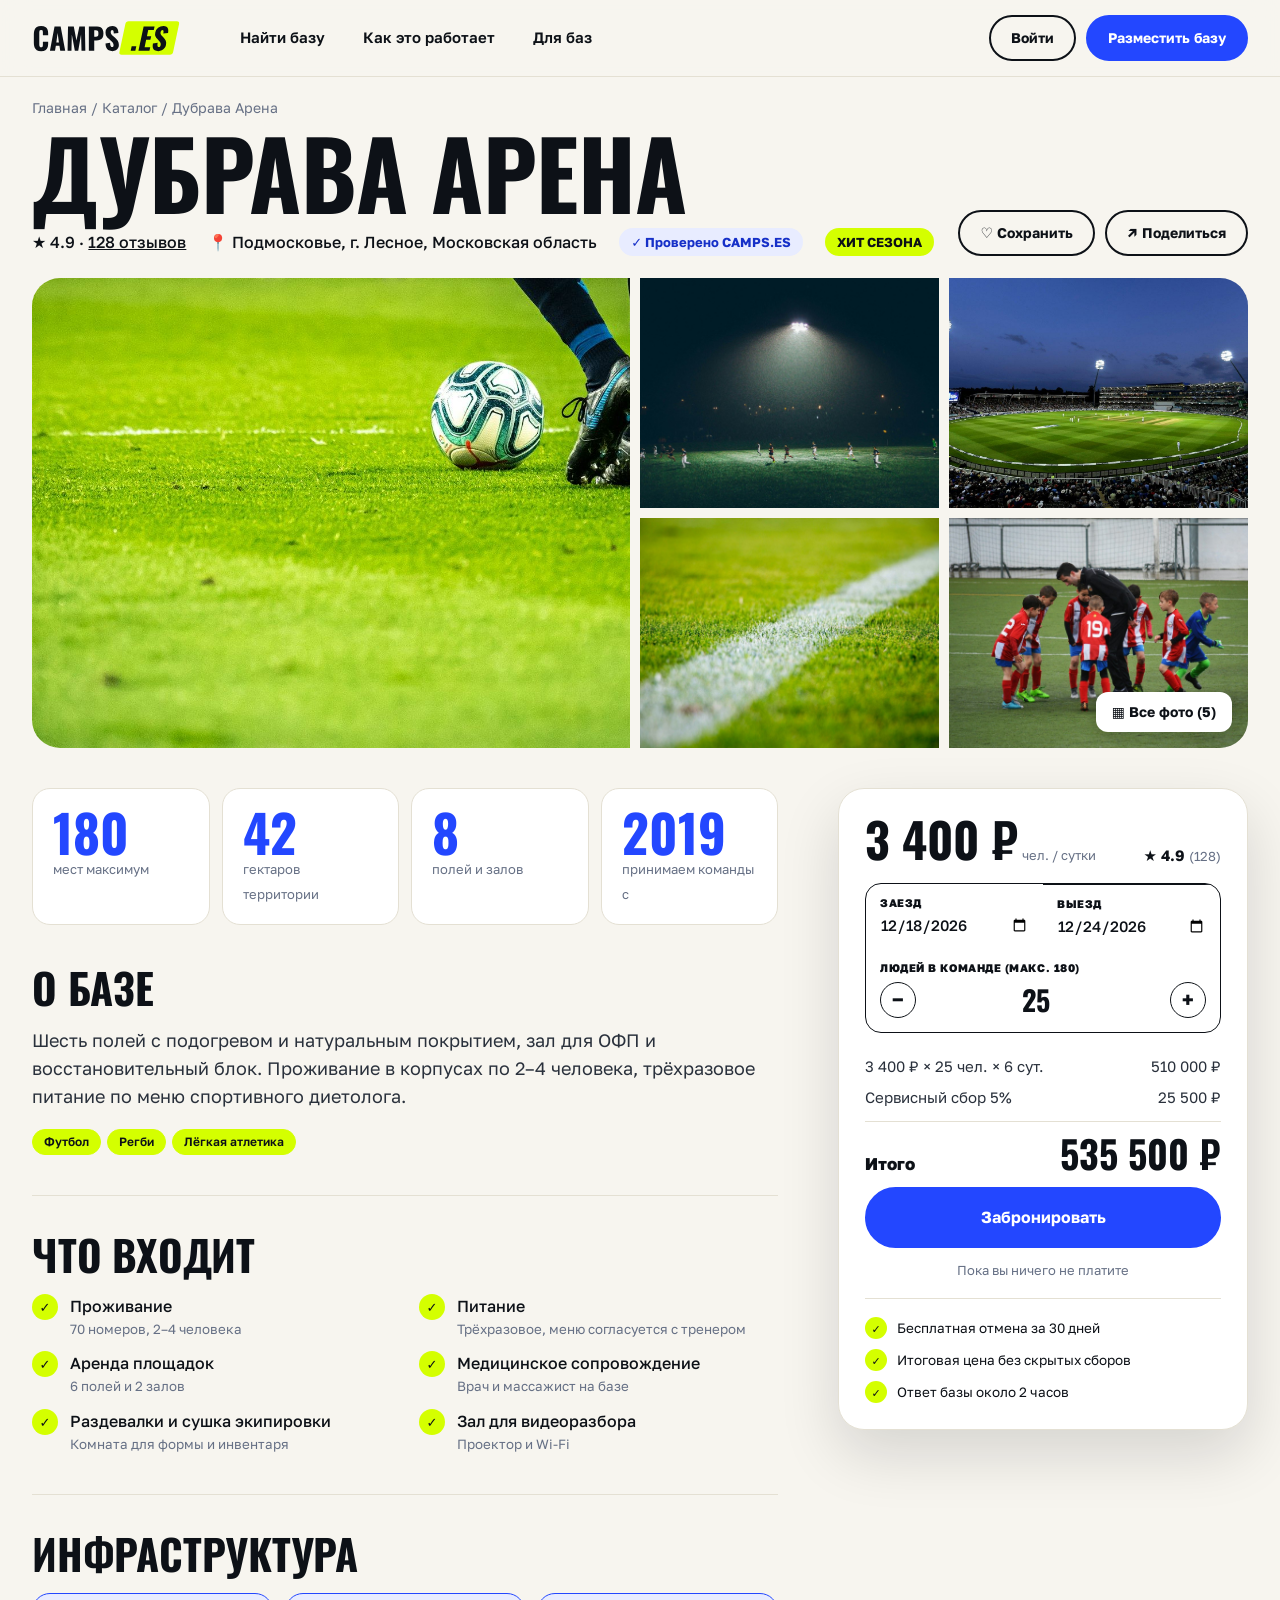
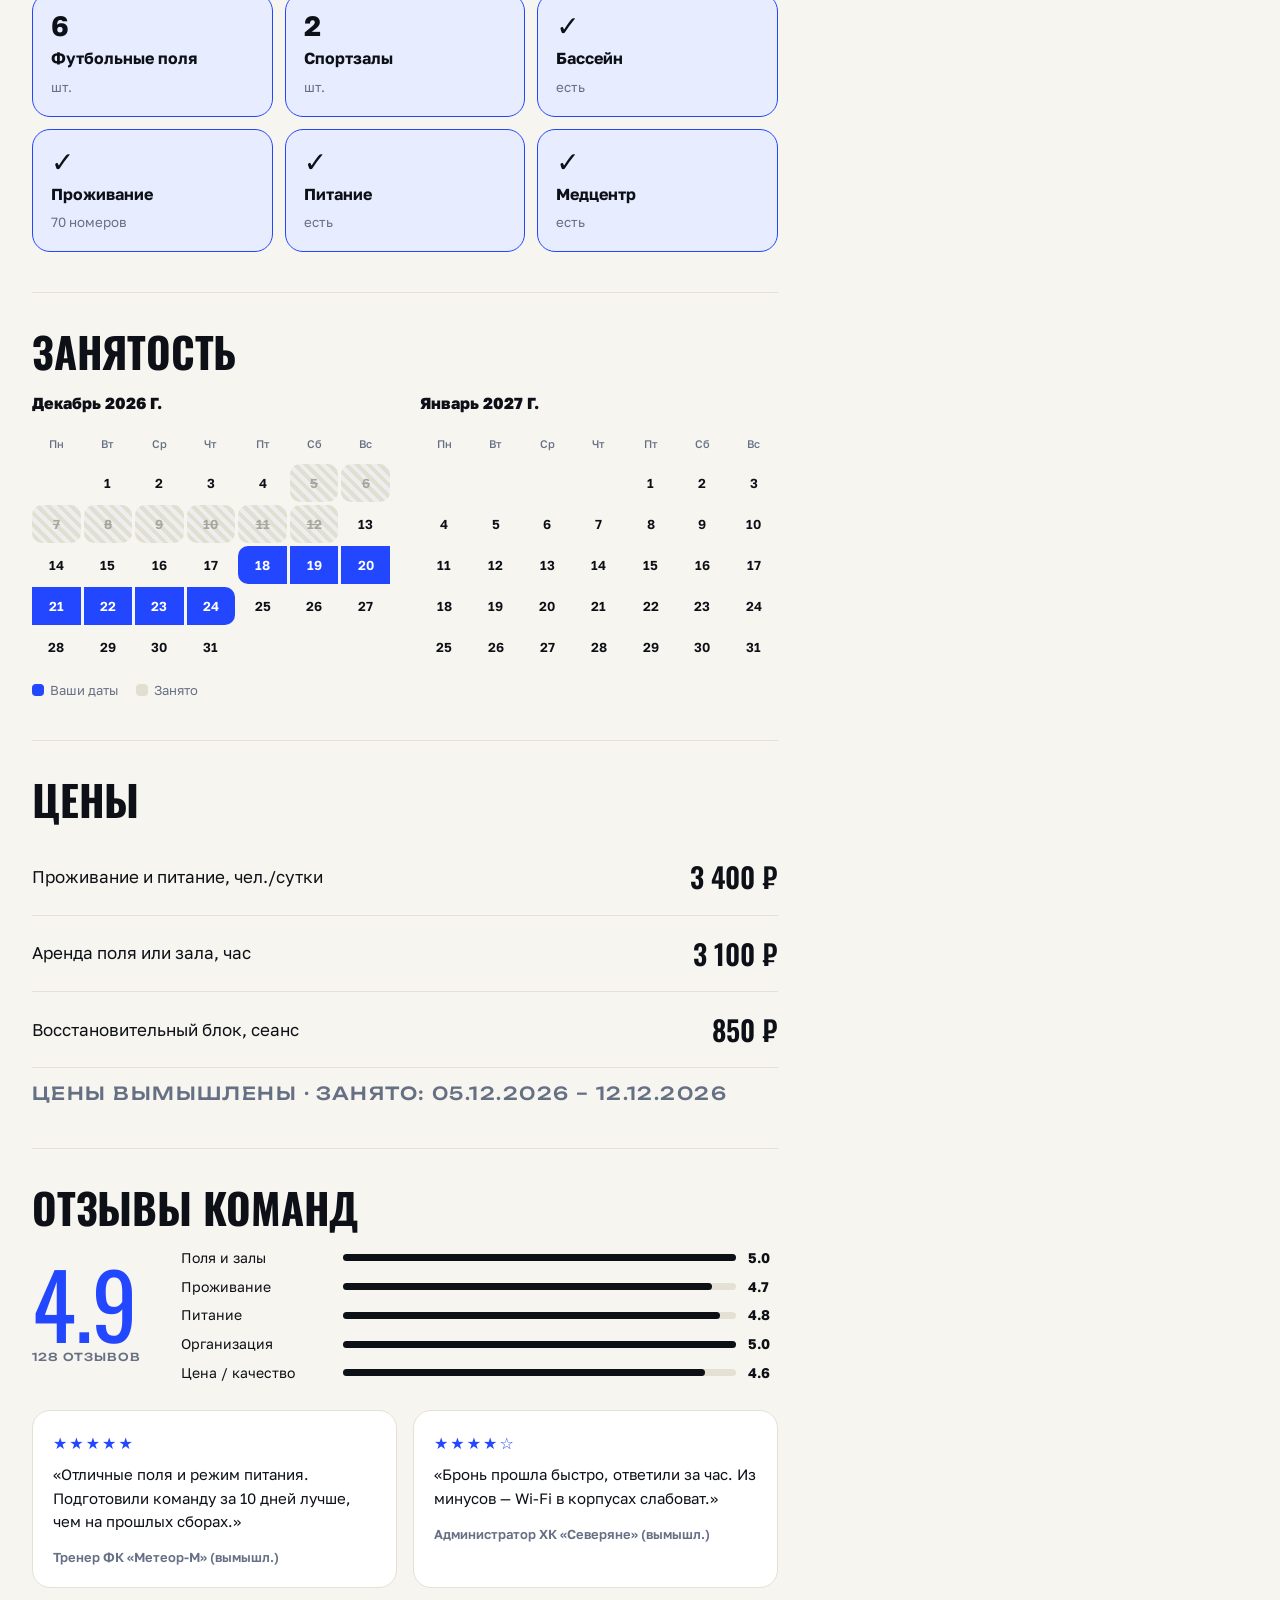
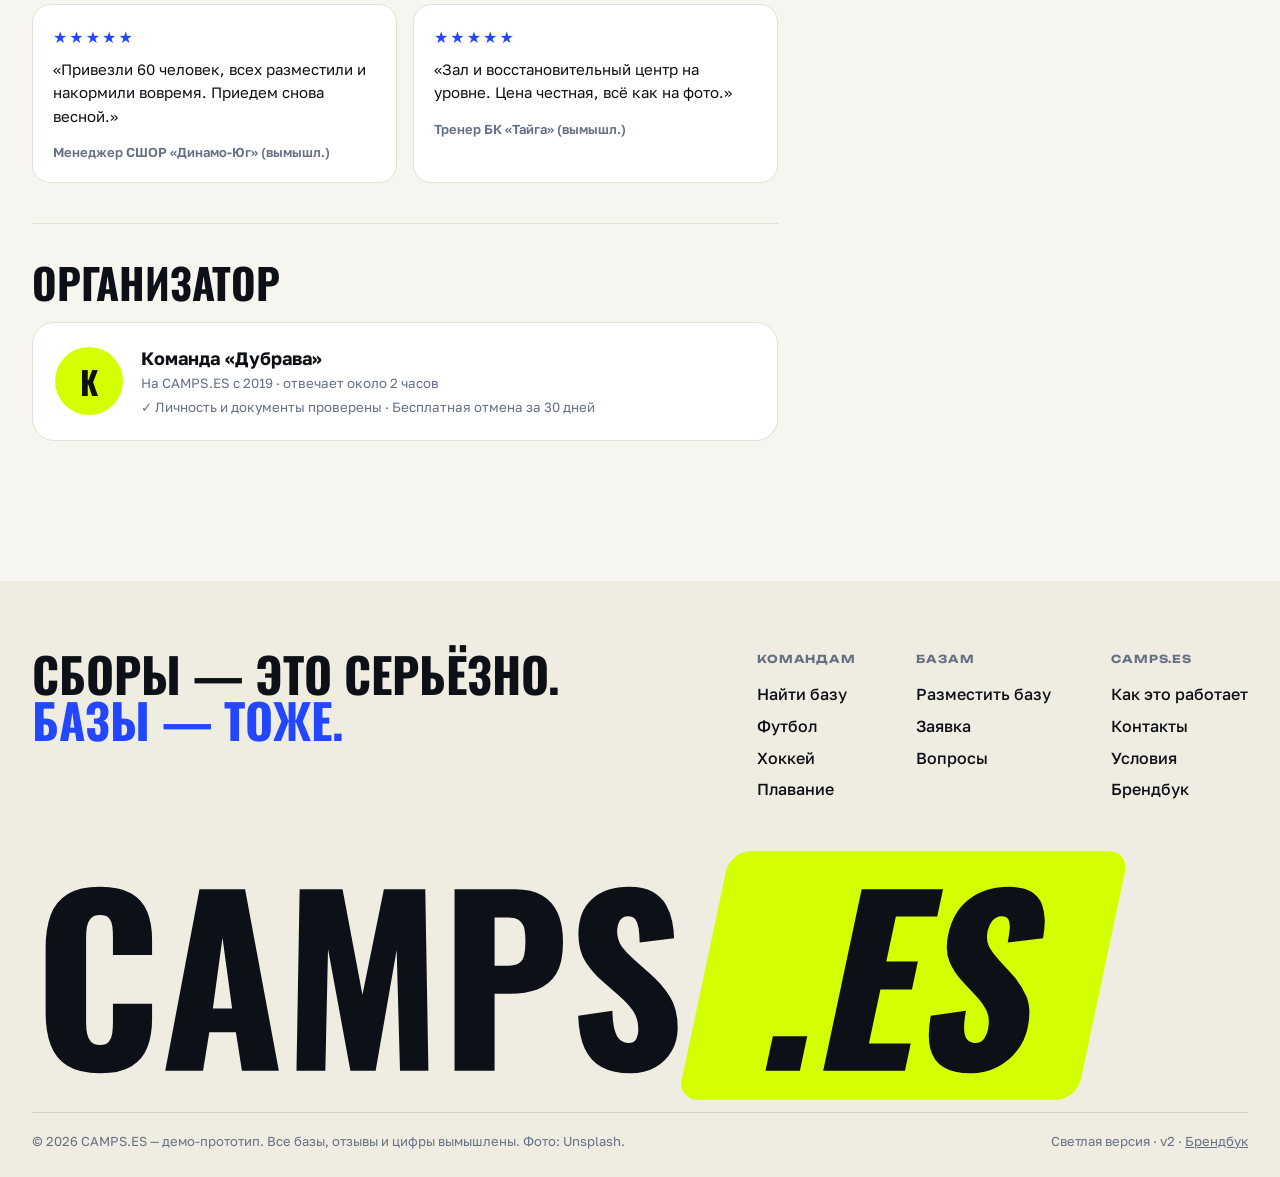
<file: base.html>
<!doctype html>
<html lang="ru"><head><meta charset="utf-8"><meta name="viewport" content="width=device-width,initial-scale=1">
<title>База — CAMPS.ES</title>
<link rel="icon" href="brand/logo/favicon.svg" type="image/svg+xml"><link rel="icon" href="brand/logo/favicon.ico" sizes="any"><link rel="apple-touch-icon" href="brand/logo/apple-touch-icon.png">
<link rel="stylesheet" href="css/style.css"></head>
<body data-page="base">
<div class="wrap" id="root"></div>
<div class="lb" id="lb"><button class="x" aria-label="Закрыть">×</button><button class="p" aria-label="Назад">‹</button><img id="lbi" alt=""><button class="n" aria-label="Вперёд">›</button></div>
<div class="modal" id="modal" role="dialog" aria-modal="true"><div class="mbox"><button class="x" aria-label="Закрыть">×</button><span class="sticker">Заявка принята</span>
 <h2 class="disp">Бронь<br>улетела!</h2><p>База подтвердит заявку в течение 24 часов. Копия — на ваш email. Деньги пока не списываются.</p><dl id="mdl"></dl>
 <div style="display:flex;gap:12px;flex-wrap:wrap"><a class="btn" href="search.html">Искать другие базы</a><button class="btn ghost" id="mclose">Закрыть</button></div>
 <p class="mono" style="margin-top:18px;color:var(--mute)">Демо-прототип: заявка никуда не отправляется.</p></div></div>
<script src="js/data.js"></script><script src="js/app.js"></script>
<script>
document.addEventListener("DOMContentLoaded",()=>{
 const id=new URLSearchParams(location.search).get("id")||"dubrava";
 const b=BASES.find(x=>x.id===id)||BASES[0];document.title=`${b.name} — CAMPS.ES`;
 const I=b.infra;
 const inf=Object.entries(INFRA).map(([k,t])=>{const v=I[k],ok=!!v;const n=typeof v==="number"?v:null;
  const big=k==="fields"||k==="halls"?(n||"—"):ok?"✓":"—";
  const sub=k==="lodging"?(ok?b.rooms+" номеров":"в отелях рядом"):ok?(n?"шт.":"есть"):"нет";
  return `<div class="${ok?"yes":"no"}"><b>${big}</b><span>${t}</span><small>${sub}</small></div>`}).join("");
 const incl=[
  [I.lodging,"Проживание",I.lodging?`${b.rooms} номеров, 2–4 человека`:"в партнёрских отелях рядом"],
  [I.meals,"Питание","Трёхразовое, меню согласуется с тренером"],
  [I.fields||I.halls,"Аренда площадок",`${I.fields?I.fields+" полей":""}${I.fields&&I.halls?" и ":""}${I.halls?I.halls+" залов":""}`],
  [I.med,"Медицинское сопровождение","Врач и массажист на базе"],
  [true,"Раздевалки и сушка экипировки","Комната для формы и инвентаря"],
  [true,"Зал для видеоразбора","Проектор и Wi-Fi"]].map(([ok,t,s])=>`<div class="${ok?"":"no"}"><i>${ok?"✓":"×"}</i><span>${t}<small>${ok?s:"не предусмотрено"}</small></span></div>`).join("");
 const cats=["Поля и залы","Проживание","Питание","Организация","Цена / качество"];
 const off=[0.1,-0.2,-0.1,0.1,-0.3];
 const bars=cats.map((c,i)=>{const v=Math.min(5,Math.max(3.5,b.rating+off[i]));return `<div><span>${c}</span><u><i style="width:${v/5*100}%"></i></u><b>${v.toFixed(1)}</b></div>`}).join("");
 const rv=[0,1,2,3].map(i=>{const r=REVIEWS[(i+b.pal)%REVIEWS.length];return `<div class="rv"><div class="st">${"★".repeat(r[2])}${"☆".repeat(5-r[2])}</div><p>«${r[0]}»</p><div class="who">${r[1]}</div></div>`}).join("");
 const busyTxt=b.busy.length?b.busy.map(x=>x.map(rd).join(" – ")).join(", "):"свободно весь сезон";
 $("#root").innerHTML=`
 <div class="crumbs"><a href="index.html">Главная</a> / <a href="search.html">Каталог</a> / ${b.name}</div>
 <div class="bhead"><div><h1 class="disp">${b.name}</h1>
  <div class="meta"><span>${stars(b.rating)} · <u>${b.reviews} отзывов</u></span><span>📍 ${b.city}, ${b.region}</span><span class="v">✓ Проверено CAMPS.ES</span><span class="v" style="background:var(--lime);color:var(--ink)">${b.badge}</span></div></div>
  <div class="acts"><button class="btn sm ghost" type="button">♡ Сохранить</button><button class="btn sm ghost" type="button">↗ Поделиться</button></div></div>
 <div class="mos">${[0,1,2,3,4].map(i=>`<button type="button" data-i="${i}" aria-label="Фото ${i+1}">${photo(b,i,b.name+" — фото "+(i+1))}</button>`).join("")}<span class="all">▦ Все фото (${b.photos.length})</span></div>
 <div class="blayout"><div>
  <div class="stats"><div class="stat"><b>${b.cap}</b><span>мест максимум</span></div><div class="stat"><b>${b.area}</b><span>гектаров территории</span></div><div class="stat"><b>${I.fields+I.halls}</b><span>полей и залов</span></div><div class="stat"><b>${b.since}</b><span>принимаем команды с</span></div></div>
  <div class="bsec" style="border:0;padding-top:0"><h2 class="disp">О базе</h2><p>${b.desc}</p><div class="chips" style="margin-top:18px">${b.sports.map(s=>`<span class="chip on">${s}</span>`).join("")}</div></div>
  <div class="bsec"><h2 class="disp">Что входит</h2><div class="incl">${incl}</div></div>
  <div class="bsec"><h2 class="disp">Инфраструктура</h2><div class="inf">${inf}</div></div>
  <div class="bsec"><h2 class="disp">Занятость</h2><div class="cal" id="cal"></div><div class="legend"><span><i style="background:var(--blue)"></i>Ваши даты</span><span><i style="background:#e1ded2"></i>Занято</span></div></div>
  <div class="bsec"><h2 class="disp">Цены</h2><table class="ptable">
   <tr><td>Проживание и питание, чел./сутки</td><td>${fmt(b.price)} ₽</td></tr>
   <tr><td>Аренда поля или зала, час</td><td>${fmt(Math.round(b.price*.9/100)*100)} ₽</td></tr>
   <tr><td>Восстановительный блок, сеанс</td><td>${fmt(Math.round(b.price*.25/50)*50)} ₽</td></tr></table>
   <p class="mono" style="margin-top:12px;color:var(--mute)">Цены вымышлены · занято: ${busyTxt}</p></div>
  <div class="bsec"><h2 class="disp">Отзывы команд</h2><div class="rbig"><div><div class="n">${b.rating.toFixed(1)}</div><span class="mono" style="color:var(--mute)">${b.reviews} отзывов</span></div><div class="bars">${bars}</div></div><div class="rev">${rv}</div></div>
  <div class="bsec"><h2 class="disp">Организатор</h2><div class="host"><div class="av">${b.host.replace(/[«»"]/g,"").trim()[0]}</div><div><b>${b.host}</b><small>На CAMPS.ES с ${b.since} · отвечает ${b.resp}</small><small style="margin-top:4px">✓ Личность и документы проверены · ${b.cancel}</small></div></div></div>
 </div>
 <aside class="book" id="book"><div class="top"><div class="price"><b>${fmt(b.price)} ₽</b> <small>чел. / сутки</small></div><span class="rt">${stars(b.rating)} <small>(${b.reviews})</small></span></div>
  <div class="dgrid"><div class="two"><label class="c"><span>Заезд</span><input type="date" id="d-from"></label><label class="c"><span>Выезд</span><input type="date" id="d-to"></label></div>
   <div class="c"><span>Людей в команде (макс. ${b.cap})</span><div class="stepper"><button type="button" id="minus" aria-label="Меньше">−</button><input id="ppl" type="number" min="1" max="${b.cap}" value="25"><button type="button" id="plus" aria-label="Больше">+</button></div></div></div>
  <div class="warn" id="warn" hidden>На эти даты база занята. Выберите другие.</div>
  <div class="calc" id="calc"></div>
  <button class="btn block" id="go" type="button">Забронировать</button>
  <div class="note">Пока вы ничего не платите</div>
  <div class="tb"><div><i>✓</i>${b.cancel}</div><div><i>✓</i>Итоговая цена без скрытых сборов</div><div><i>✓</i>Ответ базы ${b.resp}</div></div></aside></div>
 <div class="mbar" id="mbar"><div><b id="mb-p">${fmt(b.price)} ₽</b><small>чел. / сутки</small></div><button class="btn sm" id="mb-go" type="button">Выбрать даты</button></div>`;
 /* лайтбокс */
 let li=0;const show=i=>{li=(i+b.photos.length)%b.photos.length;$("#lbi").src=`img/${b.photos[li]}.jpg`;$("#lb").classList.add("open")};
 $$(".mos button").forEach(x=>x.onclick=()=>show(+x.dataset.i));
 $("#lb .x").onclick=()=>$("#lb").classList.remove("open");$("#lb .p").onclick=()=>show(li-1);$("#lb .n").onclick=()=>show(li+1);$("#lb").onclick=e=>{if(e.target.id==="lb")$("#lb").classList.remove("open")};
 /* бронь */
 const iso=d=>d.toISOString().slice(0,10);const add=(d,n)=>{const x=new Date(d);x.setDate(x.getDate()+n);return x};
 let start=add(new Date(),14);for(let i=0;i<60&&!isFree(b,iso(start),iso(add(start,6)));i++)start=add(start,1);
 const q=new URLSearchParams(location.search);
 $("#d-from").value=q.get("from")||iso(start);$("#d-to").value=q.get("to")||iso(add(start,6));if(q.get("size"))$("#ppl").value=q.get("size");
 function cal(){
  const f=$("#d-from").value,t=$("#d-to").value;const base=f?new Date(f):new Date();let out="";
  for(let m=0;m<2;m++){const d=new Date(base.getFullYear(),base.getMonth()+m,1);const name=d.toLocaleString("ru-RU",{month:"long",year:"numeric"});
   let h=["Пн","Вт","Ср","Чт","Пт","Сб","Вс"].map(x=>`<span class="h">${x}</span>`).join("");const lead=(d.getDay()+6)%7;h+="<span></span>".repeat(lead);
   const dim=new Date(d.getFullYear(),d.getMonth()+1,0).getDate();
   for(let i=1;i<=dim;i++){const s=`${d.getFullYear()}-${String(d.getMonth()+1).padStart(2,"0")}-${String(i).padStart(2,"0")}`;let c="";
    if(b.busy.some(([a,z])=>s>=a&&s<=z))c="busy";else if(f&&t&&s>=f&&s<=t)c="sel"+(s===f?" a":"")+(s===t?" z":"");h+=`<span class="${c}">${i}</span>`}
   out+=`<div><h4>${name}</h4><div class="cg">${h}</div></div>`}
  $("#cal").innerHTML=out}
 function calc(){
  const f=$("#d-from").value,t=$("#d-to").value;const p=Math.min(b.cap,Math.max(1,+$("#ppl").value||1));
  const bad=!f||!t||t<=f,busy=!bad&&!isFree(b,f,t);$("#warn").hidden=!busy;
  const d=Math.max(1,Math.round((new Date(t)-new Date(f))/864e5)),sum=p*d*b.price,fee=Math.round(sum*.05),tot=sum+fee;
  $("#calc").innerHTML=bad?`<div>Выберите даты заезда и выезда</div>`:`<div><span>${fmt(b.price)} ₽ × ${p} чел. × ${d} сут.</span><span>${fmt(sum)} ₽</span></div><div><span>Сервисный сбор 5%</span><span>${fmt(fee)} ₽</span></div><div class="tot"><span>Итого</span><b>${fmt(tot)} ₽</b></div>`;
  $("#go").disabled=bad||busy;cal();return{p,tot,f,t}}
 $("#ppl").addEventListener("input",calc);$("#d-from").addEventListener("change",()=>{if($("#d-to").value<=$("#d-from").value)$("#d-to").value=iso(add($("#d-from").value,1));calc()});$("#d-to").addEventListener("change",calc);
 $("#plus").onclick=()=>{$("#ppl").value=Math.min(b.cap,(+$("#ppl").value||0)+5);calc()};$("#minus").onclick=()=>{$("#ppl").value=Math.max(1,(+$("#ppl").value||0)-5);calc()};
 const book=()=>{const c=calc();$("#mdl").innerHTML=`<dt>База</dt><dd>${b.name}</dd><dt>Даты</dt><dd>${rd(c.f)} — ${rd(c.t)}</dd><dt>Людей</dt><dd>${c.p}</dd><dt>Сумма</dt><dd>${fmt(c.tot)} ₽</dd><dt>Номер брони</dt><dd>CE-${Math.floor(100000+Math.random()*899999)}</dd>`;$("#modal").classList.add("open")};
 $("#go").onclick=book;$("#mb-go").onclick=()=>$("#book").scrollIntoView({behavior:"smooth"});
 const close=()=>$("#modal").classList.remove("open");$("#mclose").onclick=close;$("#modal .x").onclick=close;$("#modal").onclick=e=>{if(e.target.id==="modal")close()};
 document.addEventListener("keydown",e=>{if(e.key==="Escape"){close();$("#lb").classList.remove("open")}});
 calc();
});
</script></body></html>
</file>
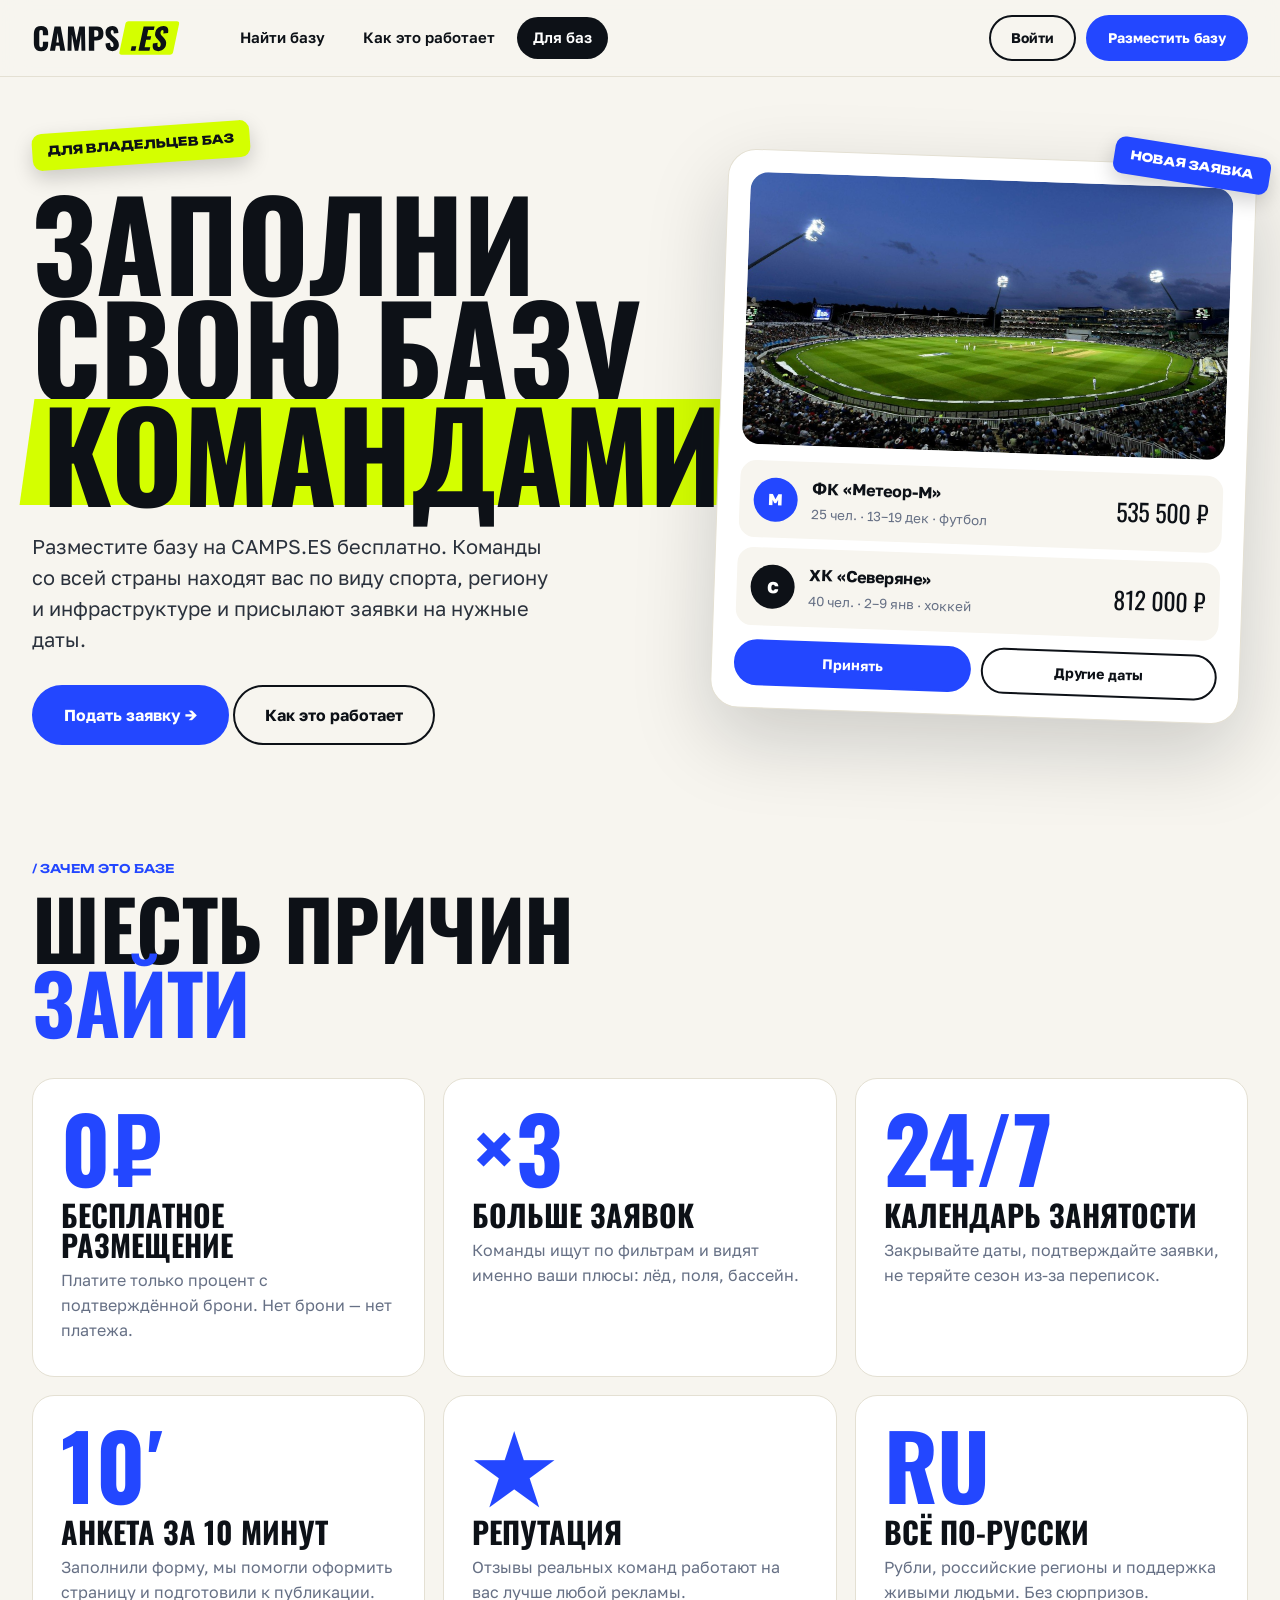
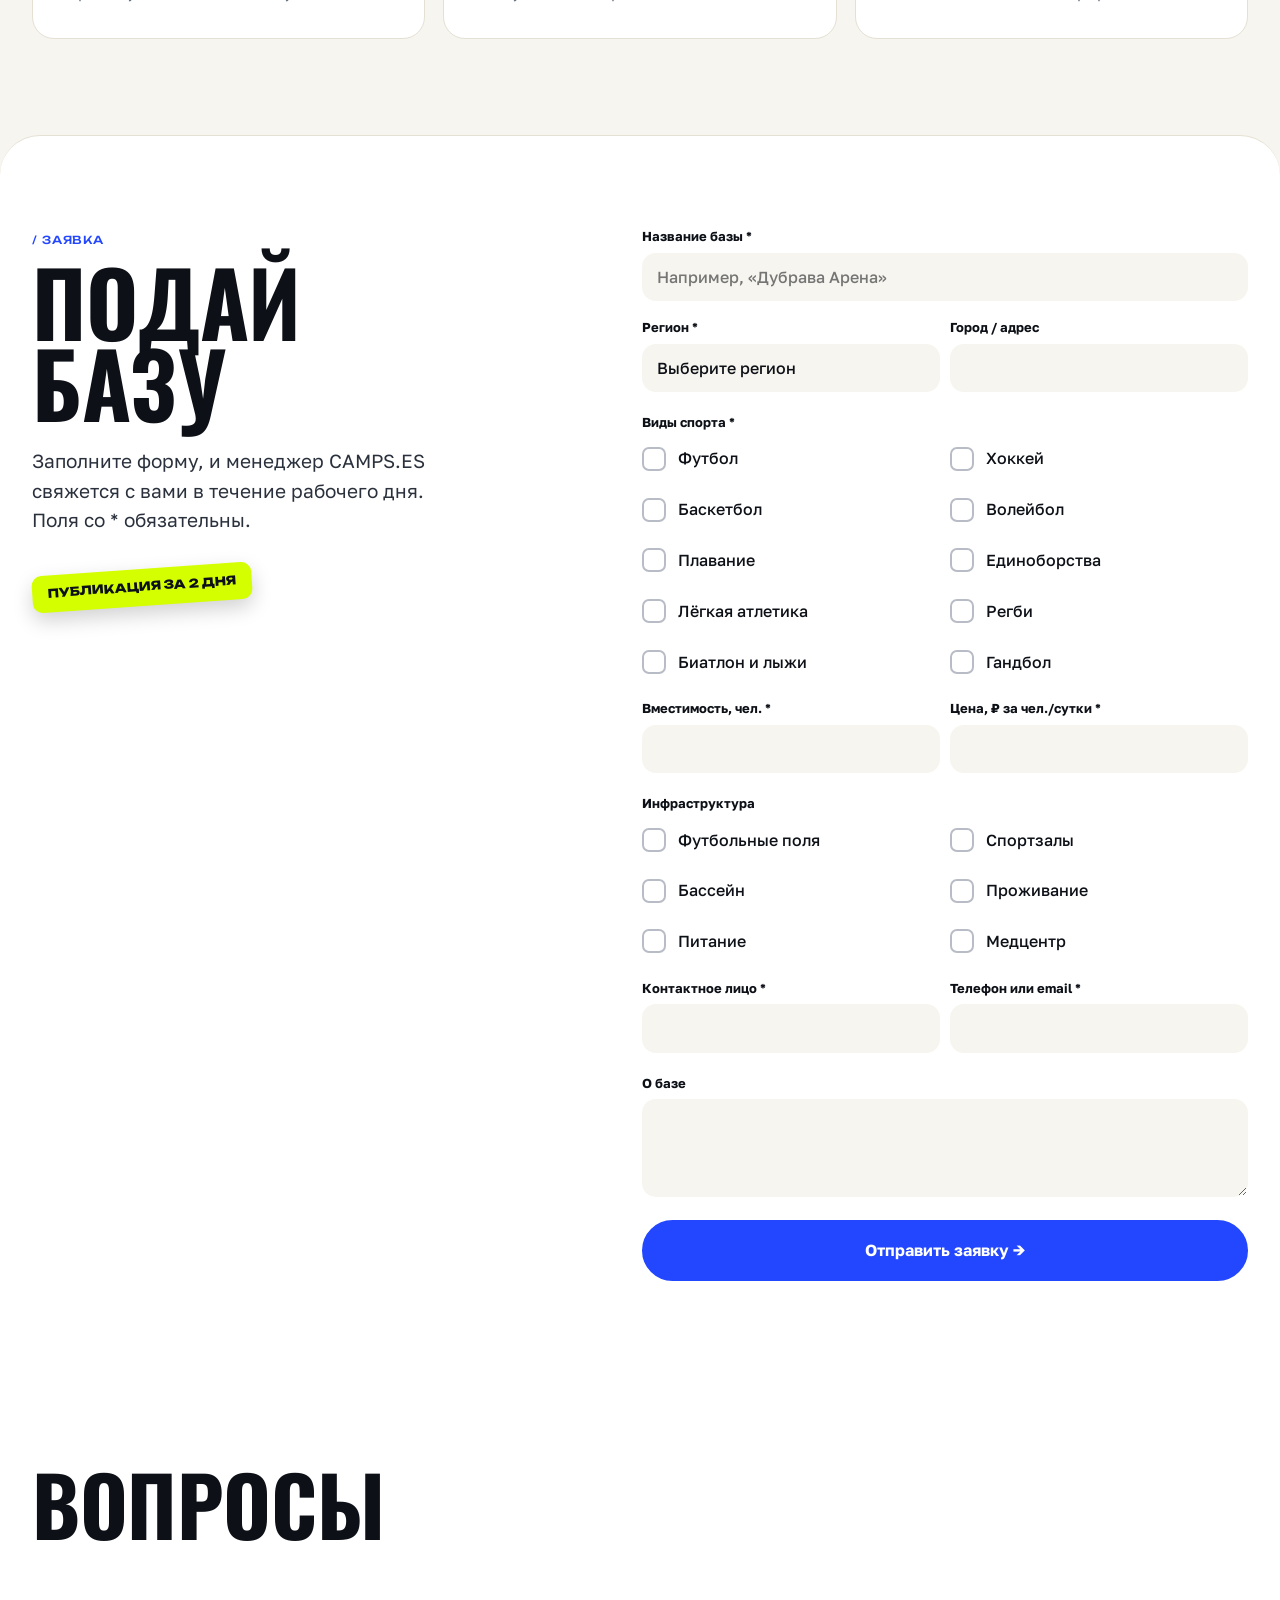
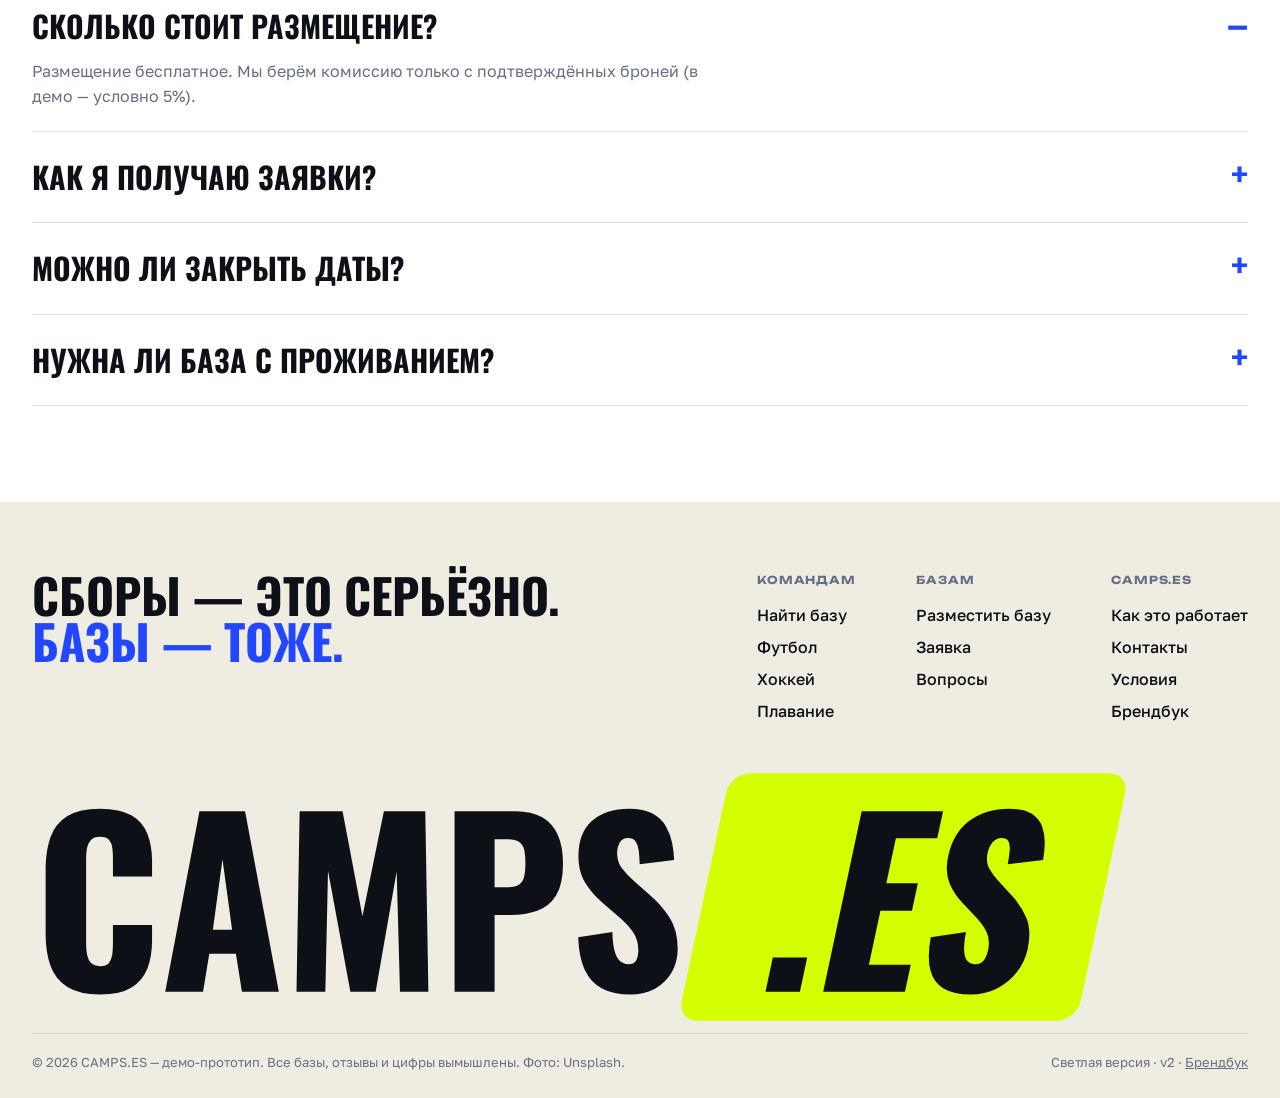
<file: partner.html>
<!doctype html>
<html lang="ru"><head><meta charset="utf-8"><meta name="viewport" content="width=device-width,initial-scale=1">
<title>Разместить базу — CAMPS.ES</title>
<link rel="icon" href="brand/logo/favicon.svg" type="image/svg+xml"><link rel="icon" href="brand/logo/favicon.ico" sizes="any"><link rel="apple-touch-icon" href="brand/logo/apple-touch-icon.png">
<link rel="stylesheet" href="css/style.css"></head>
<body data-page="partner">
<section class="phero"><div class="wrap">
 <div><span class="sticker">Для владельцев баз</span>
 <h1 class="disp" style="margin-top:24px">Заполни<br>свою базу<br><span class="hl"><span>командами</span></span></h1>
 <p>Разместите базу на CAMPS.ES бесплатно. Команды со всей страны находят вас по виду спорта, региону и инфраструктуре и присылают заявки на нужные даты.</p>
 <a class="btn" href="#form">Подать заявку →</a> <a class="btn ghost" href="#how">Как это работает</a></div>
 <div class="dash"><span class="sticker blue">Новая заявка</span><div class="ph"><img src="img/stadium.jpg" alt="Стадион"></div>
  <div class="req"><div class="av">М</div><div><b>ФК «Метеор-М»</b><small>25 чел. · 13–19 дек · футбол</small></div><div class="sum">535 500 ₽</div></div>
  <div class="req"><div class="av" style="background:var(--ink)">С</div><div><b>ХК «Северяне»</b><small>40 чел. · 2–9 янв · хоккей</small></div><div class="sum">812 000 ₽</div></div>
  <div style="display:flex;gap:10px;margin-top:14px"><button class="btn sm block" type="button">Принять</button><button class="btn sm ghost block" type="button">Другие даты</button></div></div>
</div></section>
<section class="sec" id="how" style="padding-top:30px"><div class="wrap">
 <div class="sec-h"><div><span class="tag">/ ЗАЧЕМ ЭТО БАЗЕ</span><h2 class="disp">Шесть причин<br><span class="blue">зайти</span></h2></div></div>
 <div class="ben">
  <div class="bn"><div class="big">0₽</div><h3>Бесплатное размещение</h3><p>Платите только процент с подтверждённой брони. Нет брони — нет платежа.</p></div>
  <div class="bn"><div class="big">×3</div><h3>Больше заявок</h3><p>Команды ищут по фильтрам и видят именно ваши плюсы: лёд, поля, бассейн.</p></div>
  <div class="bn"><div class="big">24/7</div><h3>Календарь занятости</h3><p>Закрывайте даты, подтверждайте заявки, не теряйте сезон из-за переписок.</p></div>
  <div class="bn"><div class="big">10′</div><h3>Анкета за 10 минут</h3><p>Заполнили форму, мы помогли оформить страницу и подготовили к публикации.</p></div>
  <div class="bn"><div class="big">★</div><h3>Репутация</h3><p>Отзывы реальных команд работают на вас лучше любой рекламы.</p></div>
  <div class="bn"><div class="big">RU</div><h3>Всё по-русски</h3><p>Рубли, российские регионы и поддержка живыми людьми. Без сюрпризов.</p></div>
 </div></div></section>
<section class="fsec" id="form"><div class="wrap"><div class="fgrid">
 <div><span class="mono blue">/ ЗАЯВКА</span><h2 class="disp" style="margin-top:10px">Подай<br>базу</h2><p style="font-size:19px;max-width:420px;color:var(--ink2)">Заполните форму, и менеджер CAMPS.ES свяжется с вами в течение рабочего дня. Поля со * обязательны.</p>
  <span class="sticker" style="margin-top:34px">Публикация за 2 дня</span></div>
 <div><form id="pf" novalidate>
  <div class="row"><label class="t" for="n">Название базы *</label><input class="fld" id="n" placeholder="Например, «Дубрава Арена»"><div class="err"></div></div>
  <div class="two row"><div><label class="t" for="r">Регион *</label><select class="fld" id="r"></select><div class="err"></div></div><div><label class="t" for="c">Город / адрес</label><input class="fld" id="c"></div></div>
  <div class="row"><label class="t">Виды спорта *</label><div id="s" class="two"></div><div class="err"></div></div>
  <div class="two row"><div><label class="t" for="cap">Вместимость, чел. *</label><input class="fld" id="cap" type="number" min="1"><div class="err"></div></div><div><label class="t" for="pr">Цена, ₽ за чел./сутки *</label><input class="fld" id="pr" type="number" min="0"><div class="err"></div></div></div>
  <div class="row"><label class="t">Инфраструктура</label><div id="inf" class="two"></div></div>
  <div class="two row"><div><label class="t" for="nm">Контактное лицо *</label><input class="fld" id="nm"><div class="err"></div></div><div><label class="t" for="ph">Телефон или email *</label><input class="fld" id="ph"><div class="err"></div></div></div>
  <div class="row"><label class="t" for="d">О базе</label><textarea class="fld" id="d" rows="3"></textarea></div>
  <button class="btn block" type="submit">Отправить заявку →</button>
 </form>
 <div class="okbox" id="ok" hidden><h3 class="disp">Принято!</h3><p>Заявка на базу <b id="okn"></b> отправлена. Менеджер свяжется с вами в течение рабочего дня.</p><p class="mono" style="margin-top:14px">Демо: данные никуда не уходят.</p><br><a class="btn dark" href="index.html">На главную</a></div></div>
</div></div></section>
<section class="sec" id="faq" style="background:#fff"><div class="wrap"><div class="sec-h"><h2 class="disp">Вопросы</h2></div><div class="faq">
 <details open><summary>Сколько стоит размещение?</summary><p>Размещение бесплатное. Мы берём комиссию только с подтверждённых броней (в демо — условно 5%).</p></details>
 <details><summary>Как я получаю заявки?</summary><p>Заявки приходят на email и в личный кабинет. Вы подтверждаете или предлагаете другие даты.</p></details>
 <details><summary>Можно ли закрыть даты?</summary><p>Да, в календаре занятости вы закрываете любые периоды — для сборов своих команд или ремонта.</p></details>
 <details><summary>Нужна ли база с проживанием?</summary><p>Нет. Можно разместить только поля или залы, команды смогут отфильтровать такие базы.</p></details>
</div></div></section>
<script src="js/data.js"></script><script src="js/app.js"></script>
<script>
document.addEventListener("DOMContentLoaded",()=>{
 $("#r").innerHTML='<option value="">Выберите регион</option>'+REGIONS.map(s=>`<option>${s}</option>`).join("");
 $("#s").innerHTML=SPORTS.map(s=>`<label class="chk"><input type="checkbox"><i></i>${s}</label>`).join("");
 $("#inf").innerHTML=Object.values(INFRA).map(v=>`<label class="chk"><input type="checkbox"><i></i>${v}</label>`).join("");
 $("#pf").addEventListener("submit",e=>{e.preventDefault();let ok=true,first=null;
  const chk=(id,fn,msg)=>{const el=$("#"+id),er=el.parentNode.querySelector(".err");const v=fn(el);el.classList.toggle("bad",!v);er.textContent=v?"":msg;if(!v){ok=false;first=first||el}};
  chk("n",e=>e.value.trim().length>1,"Укажите название");chk("r",e=>e.value,"Выберите регион");chk("s",e=>e.querySelectorAll("input:checked").length,"Выберите хотя бы один вид спорта");
  chk("cap",e=>+e.value>0,"Укажите вместимость");chk("pr",e=>e.value!==""&&+e.value>=0,"Укажите цену");chk("nm",e=>e.value.trim(),"Укажите имя");chk("ph",e=>e.value.trim().length>4,"Укажите контакт");
  if(!ok){first.scrollIntoView({block:"center"});return}
  $("#okn").textContent="«"+$("#n").value+"»";$("#pf").hidden=true;$("#ok").hidden=false;$("#ok").scrollIntoView({behavior:"smooth",block:"center"})});
});
</script></body></html>
</file>
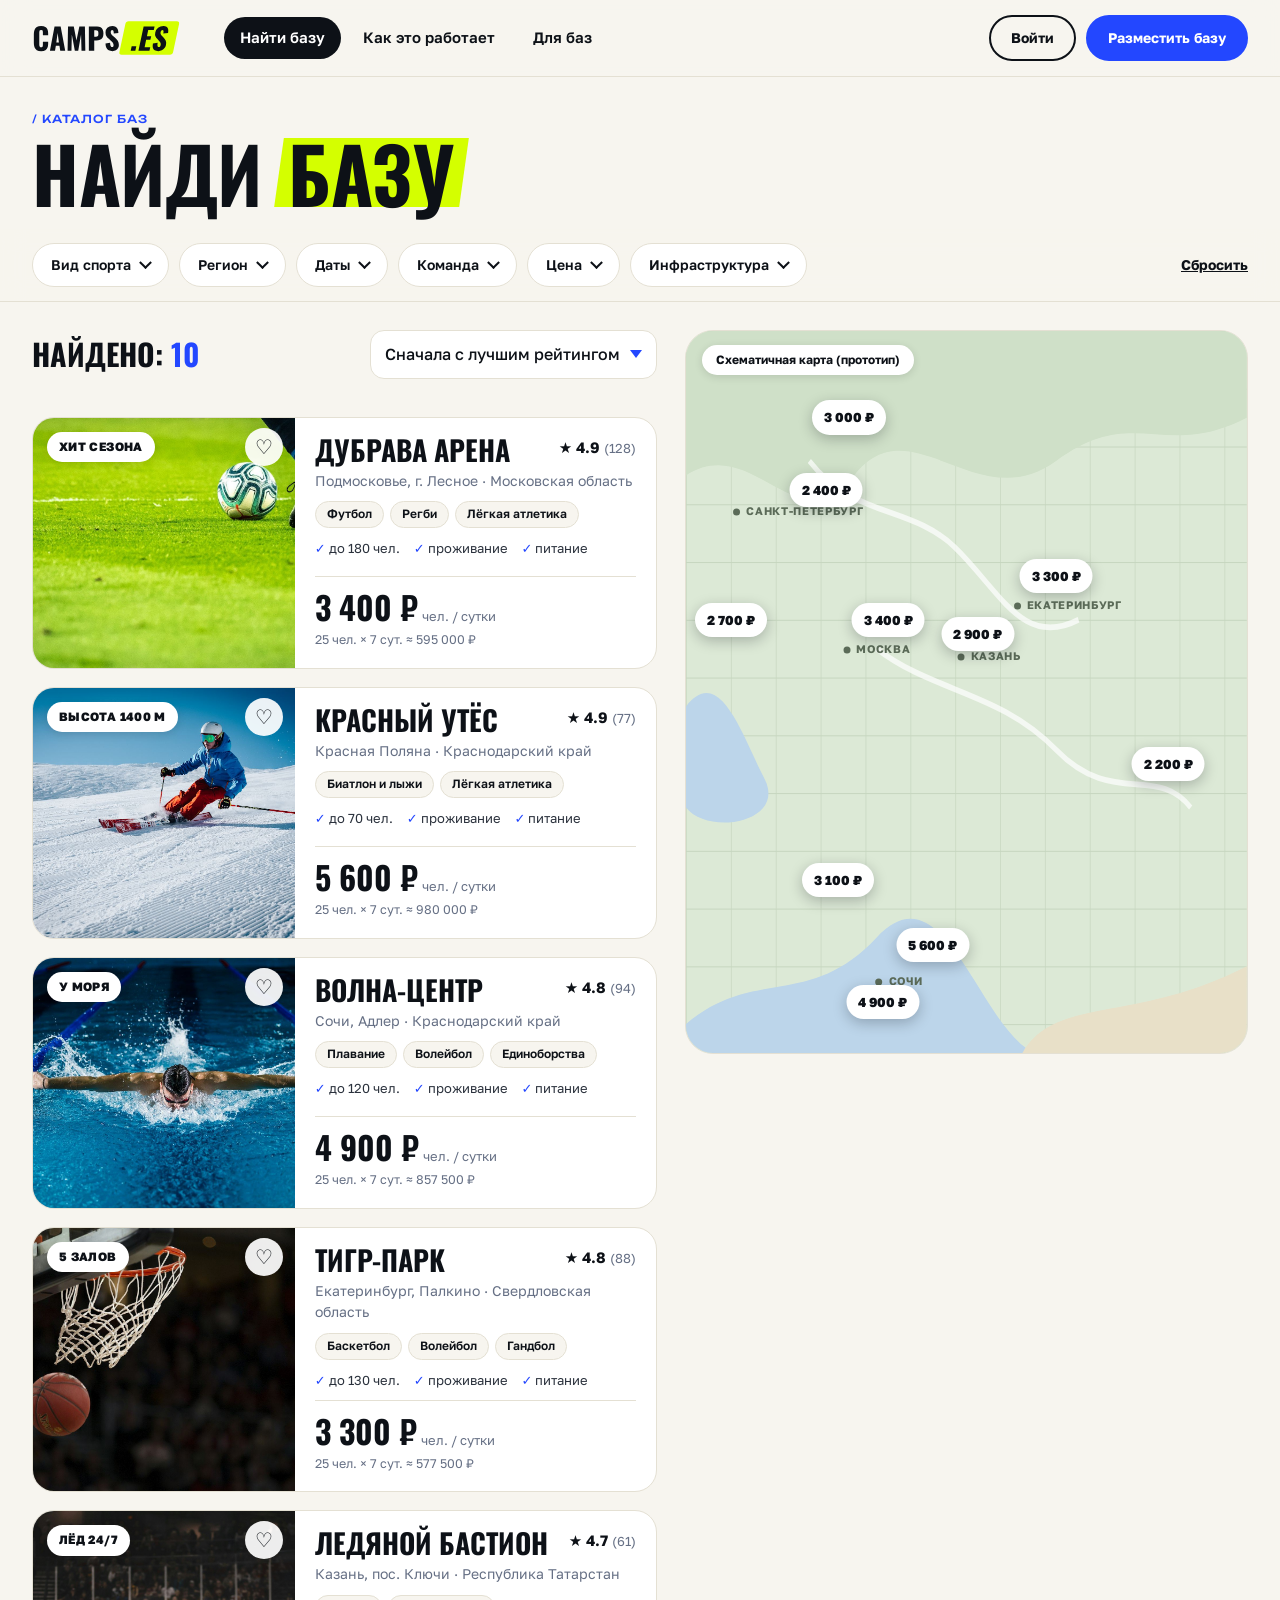
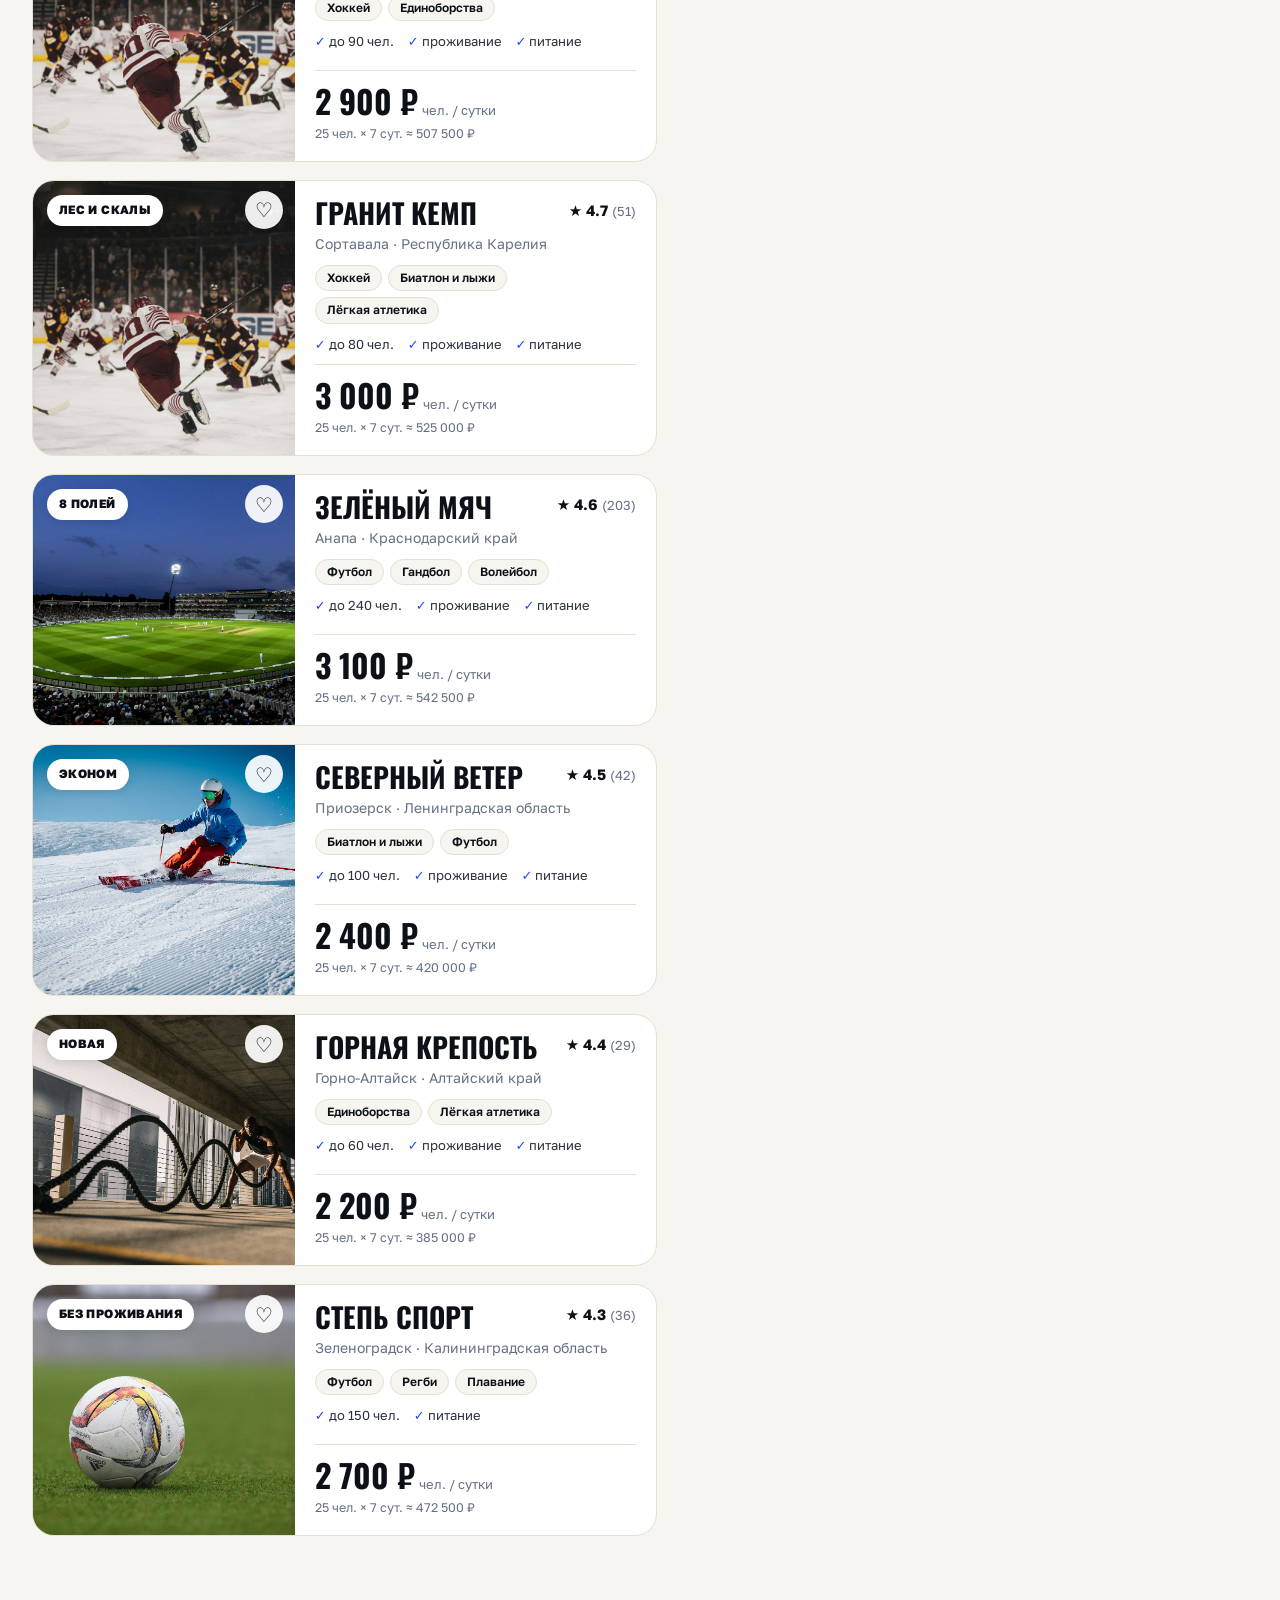
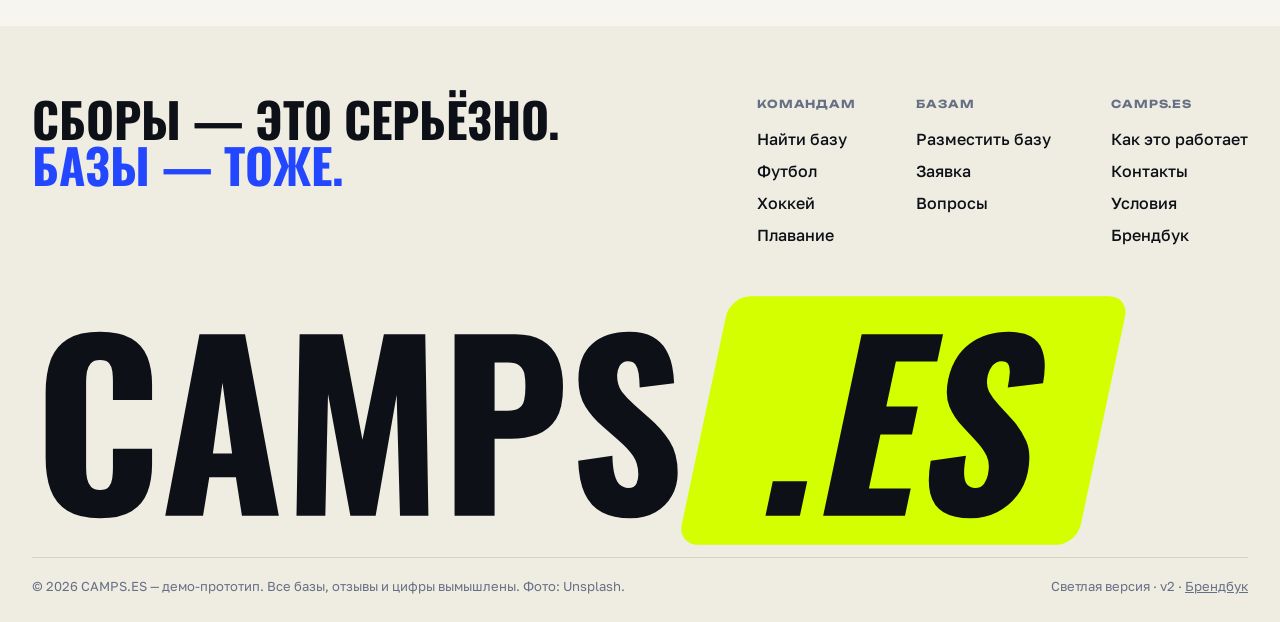
<file: search.html>
<!doctype html>
<html lang="ru"><head><meta charset="utf-8"><meta name="viewport" content="width=device-width,initial-scale=1">
<title>Найти спортивную базу — CAMPS.ES</title>
<link rel="icon" href="brand/logo/favicon.svg" type="image/svg+xml"><link rel="icon" href="brand/logo/favicon.ico" sizes="any"><link rel="apple-touch-icon" href="brand/logo/apple-touch-icon.png">
<link rel="stylesheet" href="css/style.css"></head>
<body data-page="search">
<div class="wrap sp-head"><span class="mono blue">/ КАТАЛОГ БАЗ</span><h1 class="disp">Найди <span class="hl"><span>базу</span></span></h1></div>
<div class="fbar"><div class="wrap" id="fbar">
 <div class="fc"><button type="button" data-p="p-sport" id="b-sport">Вид спорта</button><div class="pop" id="p-sport"><h5>Вид спорта</h5><div class="opt" id="o-sport"></div></div></div>
 <div class="fc"><button type="button" data-p="p-region" id="b-region">Регион</button><div class="pop" id="p-region"><h5>Регион</h5><div class="opt" id="o-region"></div></div></div>
 <div class="fc"><button type="button" data-p="p-dates" id="b-dates">Даты</button><div class="pop" id="p-dates"><h5>Даты сборов</h5><div class="two"><input class="fld" type="date" id="f-from" aria-label="Заезд"><input class="fld" type="date" id="f-to" aria-label="Выезд"></div></div></div>
 <div class="fc"><button type="button" data-p="p-size" id="b-size">Команда</button><div class="pop" id="p-size"><h5>Размер команды, от</h5><div class="rv-val" id="v-size">любой</div><input type="range" id="f-size" min="0" max="250" step="5" value="0"></div></div>
 <div class="fc"><button type="button" data-p="p-price" id="b-price">Цена</button><div class="pop" id="p-price"><h5>Цена за человека в сутки, до</h5><div class="rv-val" id="v-price">6 000 ₽</div><input type="range" id="f-price" min="2000" max="6000" step="100" value="6000"></div></div>
 <div class="fc"><button type="button" data-p="p-infra" id="b-infra">Инфраструктура</button><div class="pop" id="p-infra"><h5>Что должно быть на базе</h5><div id="f-infra"></div></div></div>
 <button type="button" class="reset" id="reset">Сбросить</button>
</div></div>
<div class="wrap split">
 <main>
  <div class="sortbar"><div class="cnt">Найдено: <b id="count">0</b></div>
   <select class="fld" id="sort"><option value="rating">Сначала с лучшим рейтингом</option><option value="price-asc">Сначала дешёвые</option><option value="price-desc">Сначала дорогие</option><option value="cap">Сначала вместительные</option></select></div>
  <div class="tags" id="tags"></div>
  <div class="list" id="res"></div>
 </main>
 <aside class="mapw" id="mapw"><div class="map" id="map"></div></aside>
</div>
<button class="btn dark mobtog" id="mobtog" type="button">🗺 Карта</button>
<script src="js/data.js"></script><script src="js/app.js"></script>
<script>
document.addEventListener("DOMContentLoaded",()=>{
 const q=new URLSearchParams(location.search);
 const S={sport:q.get("sport")||"",region:q.get("region")||""};
 const opts=(id,arr,key,any)=>{$(id).innerHTML=[["",any],...arr.map(a=>[a,a])].map(([v,t])=>`<button type="button" data-v="${v}" class="${S[key]===v?"on":""}">${t}</button>`).join("")};
 opts("#o-sport",SPORTS,"sport","Любой");opts("#o-region",REGIONS,"region","Вся Россия");
 $("#f-infra").innerHTML=Object.entries(INFRA).map(([k,v])=>`<label class="chk"><input type="checkbox" data-k="${k}"><i></i>${v}</label>`).join("");
 if(q.get("from"))$("#f-from").value=q.get("from");if(q.get("to"))$("#f-to").value=q.get("to");
 if(q.get("size"))$("#f-size").value=Math.min(250,Math.round(+q.get("size")/5)*5);
 /* карта */
 $("#map").innerHTML=`<svg class="bgm" viewBox="0 0 100 100" preserveAspectRatio="none"><defs><pattern id="g" width="8" height="8" patternUnits="userSpaceOnUse"><path d="M8 0H0V8" fill="none" stroke="#c6d6bf" stroke-width=".25"/></pattern></defs>
  <rect width="100" height="100" fill="#dce9d6"/><rect width="100" height="100" fill="url(#g)"/>
  <path d="M0 0H100V12C85 18 80 10 66 18S40 10 30 20 12 14 0 20Z" fill="#cfe0c8"/>
  <path d="M0 96C12 88 22 94 34 84S52 96 62 100H0Z" fill="#bcd5ea"/><path d="M0 52C6 46 10 56 14 62S4 70 0 66Z" fill="#bcd5ea"/>
  <path d="M60 100C66 92 80 96 100 88V100Z" fill="#e8e0c8"/>
  <path d="M22 18C30 26 40 24 48 30S60 44 70 40" fill="none" stroke="#fff" stroke-width=".8" opacity=".7"/>
  <path d="M34 44C44 50 56 50 66 58S84 60 90 66" fill="none" stroke="#fff" stroke-width=".8" opacity=".7"/></svg>
  <div class="mlabel">Схематичная карта (прототип)</div>`+CITIES.map(([n,x,y])=>`<span class="city" style="left:${x}%;top:${y}%">${n}</span>`).join("")+BASES.map(b=>`<button class="pin" data-id="${b.id}" style="left:${b.map[0]}%;top:${b.map[1]}%">${fmt(b.price)} ₽</button>`).join("")+`<a class="mpop" id="mpop"></a>`;
 const st=()=>({sport:S.sport,region:S.region,from:$("#f-from").value,to:$("#f-to").value,size:+$("#f-size").value,price:+$("#f-price").value,infra:$$("#f-infra input:checked").map(i=>i.dataset.k),sort:$("#sort").value});
 function setBtn(id,txt,on){const b=$(id);b.textContent=txt;b.classList.toggle("set",on)}
 function run(){
  const s=st();
  $("#v-size").textContent=s.size?`от ${s.size} чел.`:"любой";$("#v-price").textContent=fmt(s.price)+" ₽";
  let r=BASES.filter(b=>(!s.sport||b.sports.includes(s.sport))&&(!s.region||b.region===s.region)&&b.cap>=s.size&&b.price<=s.price&&s.infra.every(k=>b.infra[k])&&isFree(b,s.from,s.to));
  r.sort({rating:(a,b)=>b.rating-a.rating,"price-asc":(a,b)=>a.price-b.price,"price-desc":(a,b)=>b.price-a.price,cap:(a,b)=>b.cap-a.cap}[s.sort]);
  $("#count").textContent=r.length;
  $("#res").innerHTML=r.length?r.map(b=>card(b,{row:true,hl:s.sport})).join(""):`<div class="empty"><h3 class="disp">Пусто.</h3><p>Под такие параметры баз нет. Ослабьте фильтры или сдвиньте даты.</p><br><button class="btn" onclick="document.getElementById('reset').click()">Сбросить фильтры</button></div>`;
  const ids=r.map(b=>b.id);$$(".pin").forEach(p=>p.classList.toggle("off",!ids.includes(p.dataset.id)));
  setBtn("#b-sport",s.sport||"Вид спорта",!!s.sport);setBtn("#b-region",s.region?s.region.replace(" область"," обл.").replace("Республика ","Респ. "):"Регион",!!s.region);
  setBtn("#b-dates",s.from&&s.to?`${rd(s.from).slice(0,5)} — ${rd(s.to).slice(0,5)}`:"Даты",!!(s.from&&s.to));
  setBtn("#b-size",s.size?`от ${s.size} чел.`:"Команда",!!s.size);setBtn("#b-price",s.price<6000?`до ${fmt(s.price)} ₽`:"Цена",s.price<6000);
  setBtn("#b-infra",s.infra.length?`Инфраструктура · ${s.infra.length}`:"Инфраструктура",!!s.infra.length);
  const t=[];if(s.sport)t.push(["sport",s.sport]);if(s.region)t.push(["region",s.region]);s.infra.forEach(k=>t.push(["i:"+k,INFRA[k]]));
  $("#tags").innerHTML=t.map(([k,x])=>`<span class="tag-x">${x}<button data-k="${k}" aria-label="Убрать">×</button></span>`).join("");
  $$(".opt").forEach(o=>$$("button",o).forEach(b=>b.classList.toggle("on",b.dataset.v===S[o.id.slice(2)])));
 }
 $("#tags").onclick=e=>{const k=e.target.dataset.k;if(!k)return;if(k.startsWith("i:"))$(`#f-infra [data-k=${k.slice(2)}]`).checked=false;else S[k]="";run()};
 $$(".opt").forEach(o=>o.onclick=e=>{const b=e.target.closest("button");if(!b)return;S[o.id.slice(2)]=b.dataset.v;run();closeAll()});
 const closeAll=()=>$$(".pop").forEach(p=>p.classList.remove("open"));
 $$(".fc>button").forEach(b=>b.onclick=e=>{e.stopPropagation();const p=$("#"+b.dataset.p),was=p.classList.contains("open");closeAll();p.classList.toggle("open",!was)});
 document.addEventListener("click",e=>{if(!e.target.closest(".pop"))closeAll()});
 $$(".pop input").forEach(i=>{i.addEventListener("input",run);i.addEventListener("change",run)});
 $("#f-from").addEventListener("change",()=>{if(!$("#f-to").value||$("#f-to").value<$("#f-from").value)$("#f-to").value=$("#f-from").value;run()});
 $("#sort").onchange=run;
 $("#reset").onclick=()=>{S.sport=S.region="";$$(".pop input[type=date]").forEach(s=>s.value="");$("#f-size").value=0;$("#f-price").value=6000;$$("#f-infra input").forEach(i=>i.checked=false);run()};
 /* карта <-> список */
 const mp=$("#mpop");
 $("#map").addEventListener("click",e=>{const p=e.target.closest(".pin");if(!p)return;const b=BASES.find(x=>x.id===p.dataset.id);
  $$(".pin").forEach(x=>x.classList.toggle("on",x===p));mp.href="base.html?id="+b.id;mp.className="mpop open";
  mp.innerHTML=`<img src="img/${b.photos[0]}.jpg" alt=""><div><b>${b.name}</b><small>${b.city}</small><div style="margin-top:6px;font-weight:700">${fmt(b.price)} ₽ <small>чел./сутки</small> · ${stars(b.rating)}</div></div>`;
  const c=$(`.card[data-id=${b.id}]`);if(c){$$(".card").forEach(x=>x.classList.toggle("active",x===c));if(innerWidth>1180)c.scrollIntoView({behavior:"smooth",block:"center"})}});
 $("#res").addEventListener("mouseover",e=>{const c=e.target.closest(".card");$$(".pin").forEach(p=>p.classList.toggle("on",!!c&&p.dataset.id===c.dataset.id))});
 $("#res").addEventListener("mouseleave",()=>$$(".pin").forEach(p=>p.classList.remove("on")));
 $("#mobtog").onclick=()=>{const m=$("#mapw");m.classList.toggle("show");$("#mobtog").textContent=m.classList.contains("show")?"☰ Список":"🗺 Карта"};
 run();
});
</script></body></html>
</file>
<file: css/style.css>
@font-face{font-family:"Oswald";src:url(../fonts/Oswald.ttf) format("truetype");font-weight:200 700;font-display:swap}
@font-face{font-family:"Unbounded";src:url(../fonts/Unbounded.ttf) format("truetype");font-weight:200 900;font-display:swap}
@font-face{font-family:"Golos Text";src:url(../fonts/GolosText.ttf) format("truetype");font-weight:400 900;font-display:swap}
:root{--bg:#f7f5ef;--bg2:#efece2;--white:#fff;--ink:#0d1117;--ink2:#2a313c;--mute:#667085;--line:#e4e0d3;--blue:#2347ff;--blue-d:#1630c8;--tint:#e8ecff;--lime:#d4ff00;--coral:#ff5a36;
--disp:"Oswald","Arial Narrow",Impact,sans-serif;--wide:"Unbounded","Arial Black",sans-serif;--body:"Golos Text",system-ui,Arial,sans-serif;--w:1320px;--r:22px;--sh:0 10px 40px rgba(13,17,23,.10)}
*{box-sizing:border-box;margin:0;padding:0}
html{scroll-behavior:smooth;overflow-x:clip}
body{background:var(--bg);color:var(--ink);font:400 16px/1.55 var(--body);overflow-x:clip;-webkit-font-smoothing:antialiased}
img,svg{display:block;max-width:100%}
a{color:inherit;text-decoration:none}
button,input,select,textarea{font:inherit;color:inherit}
.wrap{max-width:var(--w);margin:0 auto;padding:0 32px}
.disp{font-family:var(--disp);font-weight:700;text-transform:uppercase;line-height:.9;letter-spacing:-.005em}
.mono{font-family:var(--wide);font-size:11px;letter-spacing:.08em;text-transform:uppercase;font-weight:500}
.blue{color:var(--blue)}
.hl{background:var(--lime);padding:0 .12em;margin:0 -.04em;-webkit-box-decoration-break:clone;box-decoration-break:clone;display:inline-block;transform:skewX(-8deg)}
.hl>*{display:inline-block;transform:skewX(8deg)}
.star{color:var(--ink)}
/* header */
.hdr{position:sticky;top:0;z-index:60;background:rgba(247,245,239,.9);backdrop-filter:blur(14px);border-bottom:1px solid var(--line)}
.hdr .wrap{display:flex;align-items:center;gap:32px;height:76px}
.logo{display:flex;align-items:center;font-family:var(--disp);font-weight:700;font-size:34px;line-height:1;text-transform:uppercase;white-space:nowrap;color:var(--ink)}
.logo i{font-style:normal;background:var(--lime);color:var(--ink);padding:3px 9px 2px 11px;margin-left:3px;transform:skewX(-12deg);display:inline-block;transition:.2s;border-radius:3px}
.logo:hover i{background:var(--blue);color:#fff;transform:skewX(-12deg) rotate(-3deg) scale(1.06)}
.nav{display:flex;gap:6px;margin-left:12px}
.nav a{font-weight:600;font-size:15px;padding:9px 16px;border-radius:99px;transition:.15s}
.nav a:hover{background:var(--bg2)}.nav a.on{background:var(--ink);color:#fff}
.hdr-r{margin-left:auto;display:flex;gap:10px;align-items:center}
.burger{display:none;background:var(--ink);color:#fff;border:0;width:44px;height:44px;border-radius:50%;font-size:20px;cursor:pointer}
/* buttons */
.btn{display:inline-flex;align-items:center;justify-content:center;gap:10px;background:var(--blue);color:#fff;border:2px solid var(--blue);padding:16px 30px;border-radius:99px;font-weight:700;font-size:16px;cursor:pointer;transition:transform .15s,box-shadow .15s,background .15s;white-space:nowrap}
.btn:hover{transform:translateY(-3px);box-shadow:0 12px 24px rgba(35,71,255,.32);background:var(--blue-d);border-color:var(--blue-d)}
.btn:active{transform:none;box-shadow:none}
.btn.ghost{background:transparent;color:var(--ink);border-color:var(--ink)}
.btn.ghost:hover{background:var(--ink);color:#fff;box-shadow:none;border-color:var(--ink)}
.btn.lime{background:var(--lime);color:var(--ink);border-color:var(--lime)}
.btn.lime:hover{background:#fff;border-color:#fff;box-shadow:0 12px 24px rgba(0,0,0,.2)}
.btn.dark{background:var(--ink);border-color:var(--ink)}.btn.dark:hover{background:var(--blue);border-color:var(--blue)}
.btn.sm{padding:10px 20px;font-size:14px}.btn.block{width:100%}
.btn[disabled]{opacity:.4;pointer-events:none}
.badge{position:absolute;left:14px;top:14px;background:#fff;color:var(--ink);font-weight:800;font-size:12px;padding:6px 12px;border-radius:99px;box-shadow:0 2px 10px rgba(0,0,0,.12);text-transform:uppercase;letter-spacing:.03em}
.sticker{display:inline-block;background:var(--lime);color:var(--ink);font-family:var(--wide);font-weight:800;font-size:12px;text-transform:uppercase;padding:9px 16px;border-radius:10px;transform:rotate(-4deg);box-shadow:0 8px 20px rgba(0,0,0,.18)}
.sticker.blue{background:var(--blue);color:#fff}.sticker.white{background:#fff}
/* hero */
.hero{position:relative;padding:48px 0 0;overflow:hidden}
.hero .wrap{display:grid;grid-template-columns:1.12fr .88fr;gap:30px;align-items:stretch;position:relative}
.hero-l{padding:30px 0 120px;position:relative;z-index:2}
.hero-kick{display:flex;gap:12px;align-items:center;margin-bottom:24px;flex-wrap:wrap}
.pill{display:inline-flex;align-items:center;gap:8px;background:#fff;border:1px solid var(--line);padding:7px 14px;border-radius:99px;font-weight:600;font-size:13px}
.pill i{width:8px;height:8px;border-radius:50%;background:#22c55e;box-shadow:0 0 0 4px rgba(34,197,94,.2)}
.hero h1{font-size:clamp(76px,10.4vw,168px);line-height:.84}
.hero h1 span{display:block}
.hero h1 .o{color:transparent;-webkit-text-stroke:3px var(--ink)}
.hero p.sub{font-size:20px;max-width:520px;margin:28px 0 0;color:var(--ink2)}
.hero-r{position:relative;min-height:600px}
.hero-ph{position:absolute;inset:0 -32px 0 0;border-radius:36px 0 0 36px;overflow:hidden;clip-path:polygon(14% 0,100% 0,100% 100%,0 100%);background:#ccc}
.hero-ph img{width:100%;height:100%;object-fit:cover;object-position:60% 50%}
.hero-r .sticker{position:absolute;z-index:3}
.hero-r .s1{left:2%;top:12%}.hero-r .s2{right:6%;bottom:20%;transform:rotate(5deg)}
.hero-r .fl{position:absolute;z-index:3;left:6%;bottom:14%;background:#fff;border-radius:18px;padding:14px 16px;box-shadow:var(--sh);display:flex;gap:12px;align-items:center;max-width:290px}
.fl b{font-family:var(--disp);font-size:34px;line-height:1;color:var(--blue)}
.fl span{font-size:13px;line-height:1.3;color:var(--ink2)}
.sbar{position:relative;z-index:5;margin:-70px auto 0;background:#fff;border-radius:28px;box-shadow:0 20px 60px rgba(13,17,23,.16);display:grid;grid-template-columns:1.1fr 1.1fr 1.5fr .8fr auto;padding:10px;border:1px solid var(--line)}
.sbar label{display:block;padding:14px 22px;border-radius:20px;cursor:pointer;transition:background .15s;position:relative}
.sbar label+label:before{content:"";position:absolute;left:0;top:22%;height:56%;width:1px;background:var(--line)}
.sbar label:hover,.sbar label:focus-within{background:var(--bg)}
.sbar label span{display:block;font-weight:800;font-size:12px;margin-bottom:2px}
.sbar select,.sbar input{width:100%;background:transparent;border:0;outline:0;font-size:16px;font-weight:500;color:var(--ink);padding:0;height:26px}
.sbar select{appearance:none;cursor:pointer}
.sbar .dates{display:grid;grid-template-columns:1fr 1fr;gap:6px}
.sbar .dates input{font-size:14px}
.sbar button{border:0;background:var(--blue);color:#fff;padding:0 36px;border-radius:20px;font-weight:700;font-size:17px;cursor:pointer;transition:.15s;display:flex;align-items:center;gap:10px}
.sbar button:hover{background:var(--ink)}
.trust{padding:56px 0 20px}
.trust .wrap{display:flex;gap:48px;align-items:center;justify-content:space-between;flex-wrap:wrap}
.tn{display:flex;gap:14px;align-items:center}.tn b{font-family:var(--disp);font-size:46px;line-height:1}.tn span{font-size:13px;color:var(--mute);line-height:1.25;max-width:110px}
.clubs{display:flex;gap:30px;font-family:var(--disp);font-size:22px;text-transform:uppercase;color:#9aa0ab;font-weight:600;flex-wrap:wrap}
/* sections */
.sec{padding:96px 0}
.sec-h{display:flex;justify-content:space-between;align-items:flex-end;gap:24px;margin-bottom:40px;flex-wrap:wrap}
.sec-h h2{font-size:clamp(46px,6.4vw,92px)}
.sec-h .tag{display:inline-block;font-family:var(--wide);font-size:12px;color:var(--blue);font-weight:600;margin-bottom:12px}
.tiles{display:grid;grid-template-columns:repeat(6,1fr);gap:16px}
.tile{position:relative;aspect-ratio:3/4;border-radius:var(--r);overflow:hidden;background:#ddd;color:#fff;display:flex;flex-direction:column;justify-content:flex-end;padding:18px;transition:transform .2s}
.tile img{position:absolute;inset:0;width:100%;height:100%;object-fit:cover;transition:transform .5s}
.tile:after{content:"";position:absolute;inset:0;background:linear-gradient(180deg,transparent 40%,rgba(5,10,25,.82))}
.tile:hover{transform:translateY(-6px)}.tile:hover img{transform:scale(1.08)}
.tile b,.tile small{position:relative;z-index:1}
.tile b{font-family:var(--disp);font-size:30px;text-transform:uppercase;line-height:1}
.tile small{font-size:13px;opacity:.85;margin-top:4px}
.tabs{display:inline-flex;background:#fff;border:1px solid var(--line);border-radius:99px;padding:5px}
.tabs button{background:none;border:0;padding:11px 24px;border-radius:99px;font-weight:700;cursor:pointer;transition:.15s}
.tabs button.on{background:var(--ink);color:#fff}
.steps{display:grid;grid-template-columns:repeat(4,1fr);gap:18px}
.step{background:#fff;border:1px solid var(--line);border-radius:var(--r);padding:28px 26px 30px;transition:.2s;min-height:300px;display:flex;flex-direction:column}
.step:hover{background:var(--blue);color:#fff;transform:translateY(-6px);box-shadow:0 20px 40px rgba(35,71,255,.28)}
.step .n{font-family:var(--disp);font-weight:700;font-size:130px;line-height:.8;color:transparent;-webkit-text-stroke:2px var(--blue);transition:.2s}
.step:hover .n{-webkit-text-stroke-color:var(--lime);color:var(--lime)}
.step h3{font-family:var(--disp);font-size:30px;text-transform:uppercase;margin:auto 0 8px;line-height:1;padding-top:20px}
.step p{color:var(--mute);font-size:15px}.step:hover p{color:#dfe5ff}
.panel[hidden]{display:none}
/* cards */
.grid{display:grid;grid-template-columns:repeat(3,1fr);gap:28px 24px}
.card{display:flex;flex-direction:column;position:relative;background:#fff;border:1px solid var(--line);border-radius:var(--r);overflow:hidden;transition:transform .2s,box-shadow .2s}
.card:hover{transform:translateY(-6px);box-shadow:var(--sh)}
.card.hot,.card.active{box-shadow:0 0 0 3px var(--blue),var(--sh)}
.card .pic{position:relative;aspect-ratio:4/3;overflow:hidden;background:#ddd}
.card .pic img{width:100%;height:100%;object-fit:cover;transition:transform .6s}
.card:hover .pic img{transform:scale(1.06)}
.heart{position:absolute;right:12px;top:10px;width:38px;height:38px;border-radius:50%;background:rgba(255,255,255,.92);display:grid;place-items:center;font-size:20px;transition:.15s}
.card:hover .heart{background:var(--coral);color:#fff}
.card .bd{padding:18px 20px 20px;display:flex;flex-direction:column;gap:10px;flex:1}
.card .r1{display:flex;justify-content:space-between;gap:10px;align-items:flex-start}
.card h3{font-family:var(--disp);font-size:30px;font-weight:700;text-transform:uppercase;line-height:1}
.rt{font-weight:700;white-space:nowrap;font-size:15px}.rt small{color:var(--mute);font-weight:400;font-size:13px}
.card .loc{color:var(--mute);font-size:14px;margin-top:-4px}
.chips{display:flex;flex-wrap:wrap;gap:6px}
.chip{background:var(--bg);border:1px solid var(--line);padding:3px 11px;font-size:12px;font-weight:600;border-radius:99px}
.chip.on{background:var(--lime);border-color:var(--lime)}
.facts{display:flex;gap:14px;font-size:13px;color:var(--ink2);flex-wrap:wrap}
.facts span:before{content:"✓ ";color:var(--blue);font-weight:900}
.card .ft{margin-top:auto;padding-top:14px;border-top:1px solid var(--line)}
.price b{font-family:var(--disp);font-size:32px;line-height:1}.price small{color:var(--mute);font-size:13px}
.est{font-size:12.5px;color:var(--mute);margin-top:2px}
/* why */
.why{display:grid;grid-template-columns:repeat(4,1fr);gap:18px}
.wy{padding:26px;border-radius:var(--r);background:var(--tint)}
.wy:nth-child(2){background:var(--lime)}.wy:nth-child(3){background:#fff;border:1px solid var(--line)}.wy:nth-child(4){background:var(--ink);color:#fff}
.wy i{font-style:normal;display:grid;place-items:center;width:52px;height:52px;border-radius:16px;background:#fff;color:var(--ink);font-size:24px;margin-bottom:60px}
.wy h3{font-family:var(--disp);text-transform:uppercase;font-size:28px;line-height:1;margin-bottom:8px}
.wy p{font-size:15px;opacity:.8}
/* cta */
.cta{background:var(--blue);color:#fff;position:relative;overflow:hidden;clip-path:polygon(0 6%,100% 0,100% 100%,0 100%);padding:150px 0 110px;margin-top:40px}
.cta h2{font-size:clamp(60px,10vw,160px);line-height:.84}
.cta h2 em{font-style:normal;color:var(--ink);background:var(--lime);display:inline-block;padding:0 .1em;transform:skewX(-8deg);margin:.04em 0}
.cta p{max-width:520px;font-size:19px;margin:26px 0 32px;color:#dbe2ff}
.cta .ph{position:absolute;right:-60px;top:0;bottom:0;width:38%;clip-path:polygon(22% 0,100% 0,100% 100%,0 100%)}
.cta .ph img{width:100%;height:100%;object-fit:cover;opacity:.9}
.cta .wrap{position:relative;z-index:1}
/* footer */
.ftr{background:var(--bg2);padding:70px 0 26px;overflow:hidden}
.ftr-top{display:flex;justify-content:space-between;gap:40px;flex-wrap:wrap}
.ftr .lead{font-family:var(--disp);font-weight:700;font-size:48px;text-transform:uppercase;line-height:.95}
.ftr .lead span{color:var(--blue)}
.ftr .cols{display:flex;gap:60px}
.ftr h4{font-family:var(--wide);font-size:11px;text-transform:uppercase;letter-spacing:.08em;margin-bottom:14px;color:var(--mute)}
.ftr li{list-style:none;margin:7px 0;font-weight:500}.ftr li a:hover{color:var(--blue)}
.ftr-logo{margin:40px 0 10px}.ftr-logo .logo{font-size:min(20vw,290px);line-height:.85;letter-spacing:-.02em}.ftr-logo .logo i{border-radius:10px;padding:0 .05em 0 .08em}
.ftr .small{padding-top:18px;border-top:1px solid #d6d2c3;display:flex;justify-content:space-between;gap:20px;flex-wrap:wrap;font-size:13px;color:var(--mute)}
/* search page */
.sp-head{padding-top:34px}
.sp-head .mono{display:block;margin-bottom:10px}.sp-head h1{font-size:clamp(46px,6vw,84px)}
.fbar{position:sticky;top:76px;z-index:40;background:rgba(247,245,239,.94);backdrop-filter:blur(12px);border-bottom:1px solid var(--line);padding:14px 0;margin-top:22px}
.fbar .wrap{display:flex;gap:10px;align-items:center;flex-wrap:wrap}
.fc{position:relative}
.fc>button{background:#fff;border:1.5px solid var(--line);border-radius:99px;padding:10px 18px;font-weight:600;font-size:14px;cursor:pointer;display:flex;gap:8px;align-items:center;transition:.15s;white-space:nowrap}
.fc>button:hover{border-color:var(--ink)}
.fc>button.set{background:var(--ink);color:#fff;border-color:var(--ink)}
.fc>button:after{content:"";width:7px;height:7px;border-right:2px solid currentColor;border-bottom:2px solid currentColor;transform:rotate(45deg) translate(-2px,-2px);margin-left:2px}
.pop{display:none;position:absolute;left:0;top:calc(100% + 10px);background:#fff;border-radius:20px;box-shadow:0 20px 60px rgba(13,17,23,.2);border:1px solid var(--line);padding:20px;min-width:290px;z-index:50}
.pop.open{display:block}
.pop h5{font-family:var(--wide);font-size:11px;text-transform:uppercase;color:var(--mute);margin-bottom:12px;letter-spacing:.06em}
.opt{display:flex;flex-wrap:wrap;gap:8px;max-width:340px}
.opt button{border:1.5px solid var(--line);background:#fff;border-radius:99px;padding:8px 14px;font-weight:600;font-size:14px;cursor:pointer}
.opt button:hover{border-color:var(--ink)}.opt button.on{background:var(--blue);color:#fff;border-color:var(--blue)}
.fld{width:100%;background:#fff;border:1.5px solid var(--line);padding:11px 14px;outline:0;font-weight:500;border-radius:14px;transition:.15s}
.fld:focus,.fld:hover{border-color:var(--blue)}
select.fld{appearance:none;background:#fff url("data:image/svg+xml,%3Csvg xmlns='http://www.w3.org/2000/svg' width='12' height='8'%3E%3Cpath fill='%232347ff' d='M0 0l6 8 6-8z'/%3E%3C/svg%3E") right 14px center no-repeat;padding-right:36px;cursor:pointer}
.two{display:grid;grid-template-columns:1fr 1fr;gap:10px}
.rv-val{font-family:var(--disp);font-size:34px;color:var(--blue);line-height:1;margin-bottom:10px}
input[type=range]{-webkit-appearance:none;appearance:none;width:100%;height:6px;background:var(--line);border-radius:9px;outline:0;cursor:pointer}
input[type=range]::-webkit-slider-thumb{-webkit-appearance:none;width:26px;height:26px;border-radius:50%;background:var(--blue);border:4px solid #fff;box-shadow:0 2px 8px rgba(0,0,0,.3)}
input[type=range]::-moz-range-thumb{width:20px;height:20px;border-radius:50%;background:var(--blue);border:4px solid #fff}
.chk{display:flex;align-items:center;gap:12px;padding:8px 0;cursor:pointer;font-weight:500;user-select:none;position:relative}
.chk input{position:absolute;opacity:0;width:24px;height:24px;left:0;cursor:pointer}
.chk i{width:24px;height:24px;border:2px solid #b8bcc6;border-radius:7px;display:grid;place-items:center;transition:.15s;flex:none}
.chk:hover i{border-color:var(--blue)}
.chk input:checked+i{background:var(--blue);border-color:var(--blue)}
.chk input:checked+i:after{content:"";width:10px;height:6px;border-left:3px solid #fff;border-bottom:3px solid #fff;transform:rotate(-45deg) translate(1px,-1px)}
.chk input:focus-visible+i{outline:3px solid var(--lime);outline-offset:2px}
.reset{background:none;border:0;font-weight:700;text-decoration:underline;cursor:pointer;margin-left:auto;font-size:14px}
.split{display:grid;grid-template-columns:minmax(0,1fr) minmax(0,.9fr);gap:28px;padding-block:28px 90px;align-items:start}
.sortbar{display:flex;justify-content:space-between;align-items:center;gap:14px;margin-bottom:20px;flex-wrap:wrap}
.sortbar .cnt{font-family:var(--disp);font-size:30px;text-transform:uppercase;font-weight:700}.sortbar .cnt b{color:var(--blue)}
.sortbar select{width:auto;min-width:220px}
.tags{display:flex;gap:8px;flex-wrap:wrap;margin-bottom:18px}
.tag-x{background:var(--tint);color:var(--blue-d);padding:5px 6px 5px 14px;font-size:13px;font-weight:700;display:inline-flex;gap:8px;align-items:center;border-radius:99px}
.tag-x button{background:var(--blue);color:#fff;border:0;width:20px;height:20px;border-radius:50%;cursor:pointer;font-weight:900;line-height:1}
.list{display:grid;gap:18px}
.card.row{flex-direction:row}
.card.row .pic{width:42%;aspect-ratio:auto;min-height:250px;flex:none}
.card.row .bd{padding:18px 20px}
.card.row h3{font-size:28px}
.mapw{position:sticky;top:150px;height:calc(100vh - 176px);min-height:520px}
.map{position:absolute;inset:0;border-radius:28px;overflow:hidden;background:#d9e6d3;border:1px solid var(--line)}
.map svg.bgm{position:absolute;inset:0;width:100%;height:100%}
.pin{position:absolute;transform:translate(-50%,-50%);background:#fff;border:0;border-radius:99px;padding:7px 12px;font-weight:800;font-size:13px;box-shadow:0 4px 14px rgba(13,17,23,.25);cursor:pointer;transition:.15s;z-index:2;white-space:nowrap}
.pin:hover,.pin.on{background:var(--blue);color:#fff;transform:translate(-50%,-50%) scale(1.14);z-index:5}
.pin.off{opacity:.25;pointer-events:none}
.city{position:absolute;transform:translate(-50%,-50%);font-size:11px;font-weight:700;color:#5b6b58;text-transform:uppercase;letter-spacing:.06em;z-index:1}
.city:before{content:"";display:inline-block;width:7px;height:7px;background:#5b6b58;border-radius:50%;margin-right:6px}
.mpop{position:absolute;left:16px;right:16px;bottom:16px;z-index:6;background:#fff;border-radius:20px;display:none;box-shadow:var(--sh);overflow:hidden}
.mpop.open{display:flex}
.mpop img{width:120px;object-fit:cover}
.mpop div{padding:12px 16px}.mpop b{font-family:var(--disp);font-size:24px;text-transform:uppercase;display:block;line-height:1}
.mpop small{color:var(--mute)}
.mlabel{position:absolute;left:16px;top:14px;background:#fff;border-radius:99px;padding:6px 14px;font-size:12px;font-weight:700;z-index:3;box-shadow:0 2px 8px rgba(0,0,0,.12)}
.empty{border:2px dashed var(--line);border-radius:var(--r);padding:60px 28px;text-align:center;background:#fff}
.empty h3{font-size:60px;margin-bottom:10px}
.mobtog{display:none}
/* base page */
.crumbs{padding:20px 0 10px;font-size:14px;color:var(--mute)}.crumbs a:hover{color:var(--blue)}
.bhead{display:flex;justify-content:space-between;gap:24px;align-items:flex-end;flex-wrap:wrap;margin-bottom:22px}
.bhead h1{font-size:clamp(52px,7.4vw,112px)}
.meta{display:flex;gap:10px 22px;flex-wrap:wrap;margin-top:14px;font-weight:500;align-items:center}
.meta .v{background:var(--tint);color:var(--blue-d);font-weight:700;padding:4px 12px;border-radius:99px;font-size:13px}
.acts{display:flex;gap:10px}
.mos{display:grid;grid-template-columns:2fr 1fr 1fr;grid-template-rows:230px 230px;gap:10px;border-radius:28px;overflow:hidden;position:relative}
.mos button{padding:0;border:0;overflow:hidden;cursor:pointer;background:#ddd;position:relative}
.mos button:first-child{grid-row:span 2}
.mos img{width:100%;height:100%;object-fit:cover;transition:transform .5s}
.mos button:hover img{transform:scale(1.06)}
.mos .all{position:absolute;right:16px;bottom:16px;background:#fff;border-radius:12px;padding:9px 16px;font-weight:700;font-size:14px;box-shadow:0 4px 14px rgba(0,0,0,.2);pointer-events:none}
.lb{position:fixed;inset:0;background:rgba(10,12,18,.94);z-index:120;display:none;place-items:center;padding:30px}
.lb.open{display:grid}.lb img{max-height:86vh;max-width:92vw;border-radius:14px}
.lb button{position:absolute;background:#fff;border:0;width:48px;height:48px;border-radius:50%;font-size:22px;cursor:pointer;font-weight:700}
.lb .x{right:20px;top:20px}.lb .p{left:20px;top:50%}.lb .n{right:20px;top:50%}
.blayout{display:grid;grid-template-columns:minmax(0,1fr) 410px;gap:60px;padding-block:40px 100px;align-items:start}
.stats{display:grid;grid-template-columns:repeat(4,1fr);gap:12px;margin-bottom:44px}
.stat{background:#fff;border:1px solid var(--line);border-radius:18px;padding:18px 20px}
.stat b{display:block;font-family:var(--disp);font-size:52px;line-height:.95;color:var(--blue)}.stat span{font-size:13px;color:var(--mute)}
.bsec{padding:40px 0;border-top:1px solid var(--line)}
.bsec h2{font-size:42px;margin-bottom:20px}
.bsec>p{color:var(--ink2);font-size:18px;max-width:760px}
.incl{display:grid;grid-template-columns:1fr 1fr;gap:12px 28px}
.incl div{display:flex;gap:12px;align-items:flex-start;font-weight:500}
.incl i{font-style:normal;flex:none;width:26px;height:26px;border-radius:50%;background:var(--lime);display:grid;place-items:center;font-weight:900;font-size:13px}
.incl div.no{opacity:.45}.incl div.no i{background:var(--line)}
.incl small{display:block;color:var(--mute);font-weight:400}
.inf{display:grid;grid-template-columns:repeat(3,1fr);gap:12px}
.inf div{background:#fff;border:1px solid var(--line);border-radius:18px;padding:18px;display:flex;flex-direction:column;gap:6px;font-weight:700}
.inf div b{font-size:28px;line-height:1}.inf small{color:var(--mute);font-weight:400}
.inf div.yes{border-color:var(--blue);background:var(--tint)}.inf div.no{opacity:.5}
.ptable{width:100%;border-collapse:collapse}
.ptable td{padding:16px 0;border-bottom:1px solid var(--line);font-size:17px}
.ptable td:last-child{text-align:right;font-family:var(--disp);font-size:28px;white-space:nowrap;padding-left:14px;font-weight:600}
.cal{display:grid;grid-template-columns:1fr 1fr;gap:30px}
.cal h4{font-weight:800;margin-bottom:10px;text-transform:capitalize}
.cg{display:grid;grid-template-columns:repeat(7,1fr);gap:3px;text-align:center;font-size:13px}
.cg span{padding:9px 0;border-radius:10px;font-weight:600}.cg .h{color:var(--mute);font-weight:500;font-size:11px}
.cg .busy{background:repeating-linear-gradient(45deg,#eee,#eee 4px,#e1ded2 4px,#e1ded2 8px);color:#a5a79f;text-decoration:line-through}
.cg .sel{background:var(--blue);color:#fff;border-radius:0}.cg .sel.a{border-radius:10px 0 0 10px}.cg .sel.z{border-radius:0 10px 10px 0}
.cg .past{color:#c3c0b4}
.legend{display:flex;gap:18px;margin-top:14px;font-size:13px;color:var(--mute)}.legend i{display:inline-block;width:12px;height:12px;border-radius:4px;margin-right:6px;vertical-align:-1px}
.rbig{display:flex;gap:40px;align-items:center;margin-bottom:26px;flex-wrap:wrap}
.rbig .n{font-family:var(--disp);font-size:90px;line-height:.9;color:var(--blue)}
.bars{flex:1;min-width:220px;display:grid;gap:7px}.bars div{display:grid;grid-template-columns:150px 1fr 30px;gap:12px;align-items:center;font-size:14px}
.bars u{height:7px;background:var(--line);border-radius:9px;position:relative;text-decoration:none}.bars u i{position:absolute;inset:0 auto 0 0;background:var(--ink);border-radius:9px}
.rev{display:grid;grid-template-columns:1fr 1fr;gap:16px}
.rv{background:#fff;border:1px solid var(--line);border-radius:18px;padding:20px}
.rv .st{color:var(--blue);letter-spacing:2px}.rv p{margin:8px 0 14px;font-size:15px}.rv .who{font-size:13px;color:var(--mute);font-weight:600}
.host{display:flex;gap:18px;align-items:center;background:#fff;border:1px solid var(--line);border-radius:22px;padding:22px}
.host .av{width:68px;height:68px;border-radius:50%;background:var(--lime);display:grid;place-items:center;font-family:var(--disp);font-size:32px;font-weight:700;flex:none}
.host b{font-size:18px}.host div small{display:block;color:var(--mute)}
.book{position:sticky;top:100px;background:#fff;border-radius:26px;padding:26px;border:1px solid var(--line);box-shadow:0 24px 60px rgba(13,17,23,.14)}
.book .top{display:flex;justify-content:space-between;align-items:flex-end;margin-bottom:16px}
.book .top .price b{font-size:48px}
.dgrid{border:1.5px solid var(--ink);border-radius:16px;overflow:hidden}
.dgrid .two{gap:0}.dgrid .two>div:first-child{border-right:1.5px solid var(--ink)}
.dgrid .c{padding:10px 14px;display:block}.dgrid .c+.c{border-top:1.5px solid var(--ink)}
.dgrid .c span,.lbl{display:block;font-weight:800;font-size:11px;text-transform:uppercase;letter-spacing:.05em;margin-bottom:2px}
.dgrid input{border:0;outline:0;background:transparent;font-weight:500;width:100%;font-size:15px}
.stepper{display:flex;align-items:center;justify-content:space-between}
.stepper button{width:36px;height:36px;border-radius:50%;border:1.5px solid var(--ink);background:#fff;font-size:20px;font-weight:700;cursor:pointer}
.stepper button:hover{background:var(--ink);color:#fff}
.stepper input{text-align:center;font-family:var(--disp);font-size:28px;font-weight:700;width:90px}
.calc{margin:18px 0 6px;font-size:15px}
.calc div{display:flex;justify-content:space-between;padding:4px 0;color:var(--ink2)}
.calc .tot{border-top:1px solid var(--line);margin-top:8px;padding-top:12px;color:var(--ink);font-weight:800;font-size:17px;align-items:baseline}
.calc .tot b{font-family:var(--disp);font-size:38px;line-height:1}
.warn{background:#fff0ec;color:#b42318;padding:10px 14px;font-size:14px;font-weight:600;margin:12px 0 0;border-radius:12px}.warn[hidden]{display:none}
.note{font-size:13px;color:var(--mute);margin-top:12px;text-align:center}
.tb{display:grid;gap:10px;margin-top:18px;padding-top:18px;border-top:1px solid var(--line);font-size:13.5px}
.tb div{display:flex;gap:10px;align-items:center}.tb i{font-style:normal;background:var(--lime);width:22px;height:22px;border-radius:50%;display:grid;place-items:center;font-size:11px;font-weight:900;flex:none}
.mbar{display:none}
.modal{position:fixed;inset:0;background:rgba(13,17,23,.6);backdrop-filter:blur(6px);z-index:130;display:none;place-items:center;padding:20px}
.modal.open{display:grid}
.mbox{background:#fff;max-width:600px;width:100%;padding:40px;position:relative;border-radius:30px;animation:pop .3s;overflow:hidden}
.mbox:before{content:"";position:absolute;left:0;right:0;top:0;height:10px;background:var(--lime)}
@keyframes pop{from{transform:scale(.9) translateY(20px);opacity:0}}
.mbox h2{font-size:clamp(50px,9vw,84px);margin:12px 0}
.mbox dl{display:grid;grid-template-columns:auto 1fr;gap:8px 22px;margin:20px 0;background:var(--bg);padding:20px;border-radius:18px}
.mbox dt{color:var(--mute);font-size:14px}.mbox dd{font-weight:700;text-align:right}
.mbox .x{position:absolute;right:16px;top:20px;width:40px;height:40px;background:var(--bg);border:0;border-radius:50%;font-size:20px;cursor:pointer}
/* partner */
.phero .wrap{display:grid;grid-template-columns:1.1fr .9fr;gap:40px;align-items:center}
.phero{padding-block:50px 80px;overflow:hidden}
.phero h1{font-size:clamp(60px,9.6vw,150px);line-height:.86}
.phero p{font-size:20px;max-width:520px;margin:26px 0 30px;color:var(--ink2)}
.dash{background:#fff;border-radius:28px;box-shadow:0 30px 80px rgba(13,17,23,.18);padding:22px;border:1px solid var(--line);position:relative;transform:rotate(2deg)}
.dash .ph{border-radius:18px;overflow:hidden;aspect-ratio:16/9;margin-bottom:16px}.dash .ph img{width:100%;height:100%;object-fit:cover}
.req{display:flex;gap:14px;align-items:center;padding:14px;border-radius:16px;background:var(--bg);margin-top:10px}
.req .av{width:44px;height:44px;border-radius:50%;background:var(--blue);color:#fff;display:grid;place-items:center;font-weight:800;flex:none}
.req b{display:block}.req small{color:var(--mute)}
.req .sum{margin-left:auto;font-family:var(--disp);font-size:24px;white-space:nowrap}
.dash .sticker{position:absolute;right:-14px;top:-18px;transform:rotate(7deg)}
.ben{display:grid;grid-template-columns:repeat(3,1fr);gap:18px}
.bn{padding:30px 28px 34px;border-radius:var(--r);background:#fff;border:1px solid var(--line);transition:.2s}
.bn:hover{background:var(--blue);color:#fff;transform:translateY(-6px);box-shadow:0 20px 40px rgba(35,71,255,.28)}
.bn .big{font-family:var(--disp);font-size:90px;font-weight:700;color:var(--blue);line-height:.85;transition:.2s}.bn:hover .big{color:var(--lime)}
.bn h3{font-family:var(--disp);font-size:30px;text-transform:uppercase;margin:14px 0 8px;line-height:1}
.bn p{color:var(--mute)}.bn:hover p{color:#dfe5ff}
.fsec{background:#fff;padding:90px 0;border-radius:40px 40px 0 0;border-top:1px solid var(--line)}
.fgrid{display:grid;grid-template-columns:1fr 1.1fr;gap:60px;align-items:start}
.fgrid h2{font-size:clamp(54px,7vw,110px);margin-bottom:24px}
.fgrid .row{margin-bottom:16px}
.fgrid label.t{display:block;font-weight:700;font-size:13px;margin-bottom:6px}
.fgrid .err{color:#d92d20;font-size:13px;font-weight:600;margin-top:4px}
.fgrid .fld{background:var(--bg);border-color:transparent}.fgrid .fld:focus{background:#fff;border-color:var(--blue)}
.fgrid .fld.bad{border-color:#d92d20;background:#fff0ec}.fgrid #s.bad{outline:2px solid #d92d20;outline-offset:6px;border-radius:12px}
.okbox{background:var(--lime);padding:36px;border-radius:26px}.okbox[hidden]{display:none}.okbox h3{font-size:62px;margin-bottom:10px}
.faq details{border-bottom:1px solid var(--line);padding:22px 0}
.faq summary{font-family:var(--disp);font-size:30px;text-transform:uppercase;cursor:pointer;list-style:none;display:flex;justify-content:space-between;font-weight:700}
.faq summary:after{content:"+";color:var(--blue);font-size:38px;line-height:1}.faq details[open] summary:after{content:"–"}
.faq p{color:var(--mute);margin-top:10px;max-width:700px}
/* responsive */
@media (max-width:1180px){
 .wrap{padding:0 22px}
 .hero .wrap{grid-template-columns:1fr}.hero-r{min-height:420px;margin-top:-50px}.hero-l{padding-bottom:40px}.hero-ph{inset:0 0 0 0;border-radius:32px;clip-path:none}
 .sbar{grid-template-columns:1fr 1fr;margin-top:-40px}.sbar button{grid-column:span 2;padding:18px;justify-content:center}.sbar label:nth-child(3):before{display:none}
 .tiles{grid-template-columns:repeat(3,1fr)}.steps{grid-template-columns:repeat(2,1fr)}.why{grid-template-columns:repeat(2,1fr)}
 .grid{grid-template-columns:repeat(2,1fr)}
 .split{grid-template-columns:1fr}.mapw{display:none;position:fixed;inset:130px 0 0;z-index:35;height:auto;padding:0}.mapw.show{display:block}.map{border-radius:0}
 .mobtog{display:inline-flex;position:fixed;bottom:22px;left:50%;transform:translateX(-50%);z-index:45;box-shadow:0 12px 30px rgba(0,0,0,.3)}
 .blayout{grid-template-columns:1fr}.book{position:static}
 .phero .wrap{grid-template-columns:1fr}.fgrid{grid-template-columns:1fr}.ben{grid-template-columns:1fr 1fr}
}
@media (max-width:820px){
 .nav{display:none;position:absolute;top:76px;left:0;right:0;background:var(--bg);flex-direction:column;padding:10px 22px 22px;border-bottom:1px solid var(--line);margin:0}
 .nav.open{display:flex}.nav a{padding:14px 4px;border-radius:0;border-bottom:1px solid var(--line)}.nav a.on{background:none;color:var(--blue)}
 .burger{display:block}.hide-m{display:none}
 .card.row{flex-direction:column}.card.row .pic{width:100%;aspect-ratio:4/3;min-height:0}
 .mos{grid-template-columns:1fr 1fr;grid-template-rows:240px 130px 130px}.mos button:first-child{grid-column:span 2;grid-row:auto}.mos button:nth-child(n+4){display:none}
 .mos{grid-template-rows:240px 150px}
 .stats{grid-template-columns:1fr 1fr}.incl,.inf,.rev,.cal{grid-template-columns:1fr}.inf{grid-template-columns:1fr 1fr}
 .ftr .lead{font-size:38px}
 .bars div{grid-template-columns:110px 1fr 28px}
 .mbar{display:flex;position:fixed;left:0;right:0;bottom:0;z-index:50;background:#fff;border-top:1px solid var(--line);padding:12px 16px;align-items:center;justify-content:space-between;box-shadow:0 -10px 30px rgba(0,0,0,.1)}
 .mbar b{font-family:var(--disp);font-size:28px;line-height:1}.mbar small{display:block;color:var(--mute);font-size:12px}
}
@media (max-width:600px){
 body{font-size:15px}.wrap{padding:0 16px}
 .hdr .wrap{height:64px}.nav{top:64px}.logo{font-size:28px}.hdr-r .btn{display:none}.hdr-r{margin-left:auto}
 .hero{padding-top:20px}.hero h1{font-size:28vw}.hero h1 .o{-webkit-text-stroke-width:2px}.hero p.sub{font-size:17px}
 .hero-r{min-height:300px;margin-top:0}.hero-r .fl{display:none}.hero-r .s1{left:3%;top:8%}.hero-r .s2{bottom:6%}
 .sbar{grid-template-columns:1fr;margin-top:-30px;border-radius:24px}.sbar button{grid-column:auto}.sbar label+label:before{display:none}
 .trust .wrap{gap:20px}.tn b{font-size:36px}.clubs{font-size:17px;gap:16px}
 .sec{padding:60px 0}.sec-h{margin-bottom:26px}
 .tiles{grid-template-columns:repeat(2,1fr);gap:12px}.tile b{font-size:19px}
 .steps,.grid,.why,.ben{grid-template-columns:1fr}.step{min-height:0}.step .n{font-size:100px}.step h3{margin-top:0}
 .tabs button{padding:10px 16px}
 .cta{padding:100px 0 70px}.cta .ph{display:none}
 .ftr .cols{gap:30px;flex-wrap:wrap}.ftr .lead{font-size:34px}
 .fbar{top:64px;backdrop-filter:none;background:var(--bg)}.fbar .wrap{flex-wrap:nowrap;overflow-x:auto;padding-bottom:4px;scrollbar-width:none}.fbar .wrap::-webkit-scrollbar{display:none}
 .pop{position:fixed;left:0;right:0;top:auto;bottom:0;border-radius:24px 24px 0 0;padding:24px 20px 30px;z-index:90;min-width:0}
 .opt{max-width:none}
 .sortbar select{width:100%;min-width:0}.sortbar .cnt{font-size:26px}
 .mapw{inset:134px 0 0}
 .mos{border-radius:20px}.stat b{font-size:40px}.bsec h2{font-size:34px}
 .host{flex-direction:column;text-align:center}
 .book{padding:20px}.mbox{padding:30px 22px}
 .fbar .fc{flex:none}
 .phero h1{font-size:19vw}.dash{transform:none}
 .req .sum{font-size:18px}
 .faq summary{font-size:24px}
}
.wy:nth-child(3) i{background:var(--bg2)}
.tile b{font-size:clamp(22px,2.1vw,28px);overflow-wrap:anywhere}
@media (max-width:820px){body[data-page=base]{padding-bottom:76px}.cg{gap:2px}.cg span{padding:8px 0}}
.phero .wrap>*,.fgrid>*{min-width:0}
@media (max-width:600px){.phero h1{font-size:16.5vw!important}.phero .btn{display:flex;margin-bottom:10px}}
.card.row .pic img{position:absolute;inset:0}

/* logo svg */
.logo img{height:34px;width:auto;display:block;transition:transform .2s}.logo:hover img{transform:rotate(-2deg) scale(1.04)}
.ftr-logo .logo img{height:auto;width:min(100%,1100px)}
@media (max-width:600px){.logo img{height:28px}}
</file>
<file: brand/brand.css>
/* Брендбук CAMPS.ES — поверх ../css/style.css */
html{scroll-padding-top:90px}
.bnav{position:sticky;top:0;z-index:70;background:rgba(247,245,239,.92);backdrop-filter:blur(14px);border-bottom:1px solid var(--line)}
.bnav .wrap{display:flex;align-items:center;gap:24px;height:68px}
.bnav .links{display:flex;gap:2px;overflow-x:auto;scrollbar-width:none;margin-left:auto}
.bnav .links::-webkit-scrollbar{display:none}
.bnav .links a{font-weight:600;font-size:14px;padding:8px 14px;border-radius:99px;white-space:nowrap;transition:.15s}
.bnav .links a:hover{background:var(--bg2)}.bnav .links a.on{background:var(--ink);color:#fff}
.bnav .logo img{height:30px;width:auto}
.cover{position:relative;overflow:hidden;padding:70px 0 90px}
.cover .wrap{display:grid;grid-template-columns:1.1fr .9fr;gap:40px;align-items:center}
.cover h1{font-size:clamp(90px,13vw,210px);line-height:.86}
.cover p{font-size:20px;max-width:520px;margin:28px 0 30px;color:var(--ink2)}
.cover .big-logo{width:100%;height:auto;margin:0 0 34px}
.cover .tile-i{aspect-ratio:1;border-radius:44px;background:var(--lime);display:grid;place-items:center;transform:rotate(4deg);box-shadow:var(--sh);max-width:430px;margin-inline:auto;position:relative}
.cover .tile-i img{width:100%}
.cover .sticker{position:absolute;right:-18px;top:-16px;transform:rotate(8deg)}
.cover .meta{display:flex;gap:10px;flex-wrap:wrap}
.cover-ph{position:absolute;right:-60px;bottom:-40px;width:34%;height:70%;clip-path:polygon(22% 0,100% 0,100% 100%,0 100%);opacity:.0}
.bsec{padding:90px 0;border-top:1px solid var(--line)}
.bsec.alt{background:#fff}
.bsec .num{font-family:var(--wide);font-size:12px;font-weight:600;color:var(--blue);letter-spacing:.06em;display:block;margin-bottom:12px}
.bsec h2.t{font-family:var(--disp);font-weight:700;text-transform:uppercase;font-size:clamp(52px,7.4vw,112px);line-height:.95;margin-bottom:36px;border:0;display:block}
.bsec h2.t:after{display:none}
.bsec .lead{font-size:21px;max-width:760px;color:var(--ink2);margin-bottom:46px}
.sub{font-family:var(--disp);font-weight:700;text-transform:uppercase;font-size:32px;line-height:1;margin:56px 0 18px}
.g2{display:grid;grid-template-columns:1fr 1fr;gap:20px}.g3{display:grid;grid-template-columns:repeat(3,1fr);gap:20px}.g4{display:grid;grid-template-columns:repeat(4,1fr);gap:16px}
.box{background:#fff;border:1px solid var(--line);border-radius:var(--r);padding:28px}
.alt .box{background:var(--bg)}
.mission{font-family:var(--disp);font-weight:700;text-transform:uppercase;font-size:clamp(34px,4.4vw,64px);line-height:.98;max-width:1100px}
.aud h3{font-family:var(--disp);font-size:40px;text-transform:uppercase;line-height:1;margin:6px 0 12px}
.aud ul{margin:12px 0 0 18px;color:var(--ink2)}.aud li{margin:5px 0}
.pos{background:var(--blue);color:#fff;border-radius:var(--r);padding:40px;margin-top:20px}
.pos p{font-size:24px;line-height:1.35;max-width:980px}.pos b{background:var(--lime);color:var(--ink);padding:0 .25em;border-radius:6px}
.val{display:flex;flex-direction:column;justify-content:space-between;min-height:210px;border-radius:var(--r);padding:22px;background:var(--bg2)}
.val:nth-child(2){background:var(--lime)}.val:nth-child(3){background:var(--tint)}.val:nth-child(5){background:var(--ink);color:#fff}
.val .n{font-family:var(--disp);font-size:64px;line-height:.8;opacity:.9}.val h4{font-family:var(--disp);font-size:28px;text-transform:uppercase;line-height:1}.val p{font-size:14px;opacity:.8;margin-top:6px}
.vals{display:grid;grid-template-columns:repeat(5,1fr);gap:14px}
/* logo */
.lstage{border-radius:var(--r);display:grid;place-items:center;padding:60px 30px;position:relative;border:1px solid var(--line)}
.lstage img{width:min(100%,520px);height:auto}
.lstage .cap,.cap{text-shadow:0 1px 6px rgba(0,0,0,.25);position:absolute;left:16px;bottom:12px;font-size:12px;font-weight:600;opacity:.7}
.lgrid{display:grid;grid-template-columns:repeat(3,1fr);gap:16px;margin-top:16px}
.lgrid .lstage{padding:44px 20px}.lgrid .lstage img{width:min(100%,300px)}
.icons{display:flex;gap:20px;flex-wrap:wrap;align-items:flex-end;margin-top:16px}
.icons figure{display:grid;gap:8px;justify-items:start;font-size:12px;font-weight:600;color:var(--mute)}
.icons img{border-radius:0}
.clear{display:grid;grid-template-columns:1.1fr 1fr;gap:20px;align-items:stretch}
.cz{position:relative;border:1px dashed var(--blue);background:repeating-linear-gradient(45deg,rgba(35,71,255,.06) 0 8px,transparent 8px 16px);display:inline-block;padding:var(--x)}
.cz .inner{outline:1.5px solid var(--blue);display:block;background:#fff}
.cz .inner img{display:block;height:var(--h);width:auto}
.cz i{position:absolute;width:var(--x);height:var(--x);border:1.5px solid var(--blue);background:var(--tint);display:grid;place-items:center;font-style:normal;font-weight:800;font-size:12px;color:var(--blue)}
.cz i.t{top:0;left:50%;transform:translateX(-50%)}.cz i.b{bottom:0;left:50%;transform:translateX(-50%)}.cz i.l{left:0;top:50%;transform:translateY(-50%)}.cz i.r{right:0;top:50%;transform:translateY(-50%)}
.minsz{display:flex;gap:40px;align-items:flex-end;flex-wrap:wrap}
.minsz figure{display:grid;gap:10px;font-size:13px;color:var(--mute);font-weight:600}
.dont{display:grid;grid-template-columns:repeat(4,1fr);gap:16px}
.dont figure{background:#fff;border:1px solid var(--line);border-radius:18px;padding:18px;position:relative;display:grid;gap:12px;align-content:space-between;min-height:170px}
.dont .x{position:absolute;right:12px;top:12px;background:var(--coral);color:#fff;width:28px;height:28px;border-radius:50%;display:grid;place-items:center;font-weight:900;z-index:2}
.dont .st{display:grid;place-items:center;min-height:90px;overflow:hidden}
.dont img{width:170px;height:auto}
.dont figcaption{font-size:13px;font-weight:600}
/* colors */
.sw{display:grid;grid-template-columns:repeat(4,1fr);gap:16px}
.sw .c{border-radius:var(--r);padding:20px;min-height:220px;display:flex;flex-direction:column;justify-content:space-between;cursor:pointer;border:1px solid var(--line);transition:.2s;position:relative}
.sw .c:hover{transform:translateY(-5px);box-shadow:var(--sh)}
.sw .c h4{font-family:var(--disp);font-size:34px;text-transform:uppercase;line-height:1}
.sw .c small{display:block;font-size:12px;opacity:.8;margin-top:2px}
.sw .c code{font-family:var(--wide);font-size:12px;font-weight:600;line-height:1.7;display:block}
.sw .c.main{grid-column:span 2;min-height:260px}
.sw .c .copied{position:absolute;right:14px;top:14px;background:var(--ink);color:#fff;font-size:11px;padding:3px 10px;border-radius:99px;display:none}
.sw .c.done .copied{display:block}
.prop{display:flex;height:120px;border-radius:var(--r);overflow:hidden;border:1px solid var(--line)}
.prop div{display:flex;align-items:flex-end;padding:12px;font-family:var(--wide);font-size:12px;font-weight:700}
.pairs{display:grid;grid-template-columns:repeat(4,1fr);gap:14px}
.pr{border-radius:18px;padding:20px;min-height:150px;display:flex;flex-direction:column;justify-content:space-between;border:1px solid var(--line)}
.pr b{font-family:var(--disp);font-size:44px;line-height:.9;text-transform:uppercase}.pr small{font-size:12px;font-weight:700}
.pr .r{align-self:flex-start;font-size:11px;font-weight:800;padding:3px 10px;border-radius:99px;background:rgba(255,255,255,.9);color:var(--ink)}
.pr.bad{position:relative}.pr.bad:after{content:"✕";position:absolute;right:14px;top:12px;font-weight:900;color:var(--coral);background:#fff;width:26px;height:26px;border-radius:50%;display:grid;place-items:center;font-size:13px}
/* type */
.spec{display:grid;grid-template-columns:repeat(3,1fr);gap:20px}
.spec .box{min-height:360px;display:flex;flex-direction:column;justify-content:space-between}
.spec .aa{font-size:150px;line-height:.85}
.spec h3{font-size:14px;font-family:var(--wide);text-transform:uppercase;letter-spacing:.06em}
.spec p{font-size:13px;color:var(--mute)}
.spec .gl{font-size:20px;word-break:break-all;line-height:1.3}
.hier{border-top:2px solid var(--ink)}
.hier .r{display:grid;grid-template-columns:200px 1fr;gap:30px;padding:24px 0;border-bottom:1px solid var(--line);align-items:center}
.hier .r small{font-size:12px;color:var(--mute);font-weight:600;line-height:1.5}.hier .r small b{display:block;color:var(--ink);font-size:13px}
.hier .s{overflow:hidden}
/* graphic */
.ge{display:grid;grid-template-columns:repeat(3,1fr);gap:20px}
.ge .box{min-height:300px;display:flex;flex-direction:column;justify-content:space-between;overflow:hidden;position:relative}
.ge .demo{flex:1;display:grid;place-items:center;position:relative;margin:-10px -10px 14px}
.ge h4{font-family:var(--disp);text-transform:uppercase;font-size:26px;line-height:1}
.ge p{font-size:14px;color:var(--mute);margin-top:6px}
.dg{position:absolute;inset:0;background:var(--blue);clip-path:polygon(0 18%,100% 0,100% 100%,0 100%)}
/* photo */
.pgrid{display:grid;grid-template-columns:2fr 1fr 1fr;grid-template-rows:230px 230px;gap:12px}
.pgrid div{border-radius:var(--r);overflow:hidden;position:relative;background:#ddd}.pgrid div:first-child{grid-row:span 2}
.pgrid img{width:100%;height:100%;object-fit:cover}
.pgrid span{position:absolute;left:12px;bottom:12px;background:#fff;border-radius:99px;font-size:12px;font-weight:700;padding:4px 12px}
.rules{display:grid;grid-template-columns:1fr 1fr;gap:20px;margin-top:20px}
.rules h4{font-family:var(--disp);text-transform:uppercase;font-size:30px;margin-bottom:10px;display:flex;gap:10px;align-items:center}
.ok,.no{width:30px;height:30px;border-radius:50%;display:inline-grid;place-items:center;font-size:15px;font-weight:900;flex:none}
.ok{background:var(--lime)}.no{background:var(--coral);color:#fff}
.rules ul{list-style:none}.rules li{padding:9px 0 9px 26px;border-bottom:1px solid var(--line);position:relative;font-size:15px}.rules li:before{content:"–";position:absolute;left:4px;color:var(--mute)}
/* ui */
.uigrid{display:grid;grid-template-columns:1fr 1fr;gap:20px}
.ui{display:flex;gap:12px;flex-wrap:wrap;align-items:center;margin-top:10px}
.ui .box{width:100%}
.lbl2{font-family:var(--wide);font-size:11px;text-transform:uppercase;letter-spacing:.06em;color:var(--mute);display:block;margin-bottom:12px}
.card-demo{max-width:380px}
.card-demo .card:hover{transform:none;box-shadow:none}
.tok{display:grid;grid-template-columns:repeat(4,1fr);gap:14px}.tok div{background:#fff;border:1px solid var(--line);padding:16px;border-radius:16px;font-size:13px}.tok b{display:block;font-family:var(--disp);font-size:30px;line-height:1;color:var(--blue)}
/* voice */
.princ{display:grid;grid-template-columns:repeat(4,1fr);gap:16px}
.princ .box h4{font-family:var(--disp);font-size:30px;text-transform:uppercase;line-height:1;margin-bottom:8px}.princ .box p{font-size:14px;color:var(--ink2)}
.slogans{display:grid;grid-template-columns:repeat(2,1fr);gap:14px}
.sl{border-radius:var(--r);padding:30px;min-height:170px;display:flex;align-items:flex-end;font-family:var(--disp);text-transform:uppercase;font-weight:700;font-size:46px;line-height:.92}
.sl:nth-child(1){background:var(--lime)}.sl:nth-child(2){background:var(--blue);color:#fff}.sl:nth-child(3){background:var(--ink);color:#fff}.sl:nth-child(4){background:var(--tint)}.sl:nth-child(5){background:#fff;border:1px solid var(--line)}.sl:nth-child(6){background:var(--coral);color:var(--ink)}
.cn{display:grid;grid-template-columns:1fr 1fr;border:1px solid var(--line);border-radius:var(--r);overflow:hidden;background:#fff}
.cn>div{padding:20px 26px;border-bottom:1px solid var(--line)}.cn>div:nth-last-child(-n+2){border-bottom:0}
.cn .h{font-family:var(--wide);font-size:11px;font-weight:700;letter-spacing:.06em;text-transform:uppercase;display:flex;gap:10px;align-items:center;background:var(--bg2)}
.cn .bad{color:#8a3b2a;text-decoration:line-through;text-decoration-color:var(--coral)}.cn .good{font-weight:600}
.cn>div:nth-child(odd){border-right:1px solid var(--line)}
.words{display:flex;flex-wrap:wrap;gap:10px}.words span{background:#fff;border:1px solid var(--line);padding:8px 18px;border-radius:99px;font-weight:600}
/* apps */
.apps{display:grid;grid-template-columns:repeat(3,1fr);gap:20px}
.apps figure img{width:100%;border-radius:18px;border:1px solid var(--line);display:block;background:#fff}
.apps figcaption{font-size:13px;margin-top:8px;font-weight:600;color:var(--mute)}
.apps .tall{grid-row:span 2}
.app-split{display:grid;grid-template-columns:1.2fr .8fr;gap:20px}
.bcard{display:grid;grid-template-columns:1fr 1fr;gap:20px;perspective:1000px}
.bc{aspect-ratio:1.75;border-radius:14px;box-shadow:0 20px 50px rgba(13,17,23,.2);padding:26px;display:flex;flex-direction:column;justify-content:space-between;position:relative;overflow:hidden}
.bc.f{background:var(--paper)}.bc.b{background:var(--lime);align-items:center;justify-content:center}
.bc .nm{font-family:var(--disp);font-size:26px;text-transform:uppercase;line-height:1}.bc small{font-size:12px;line-height:1.5;color:var(--ink2)}
.bc.f:after{content:"";position:absolute;right:-30px;top:-10px;bottom:-10px;width:90px;background:var(--lime);transform:skewX(-12deg)}
.bc.f>*{position:relative;z-index:1}
.bc.b img{width:46%}
.tees{display:grid;grid-template-columns:1fr 1fr 1fr;gap:20px}
.tee{border-radius:var(--r);background:var(--bg2);padding:20px;display:grid;place-items:center;aspect-ratio:1}
.tee svg{width:88%}
.mock-b{display:flex;gap:20px;flex-wrap:wrap;align-items:center}
.sitebox{border-radius:18px;border:1px solid var(--line);overflow:hidden;background:#fff;box-shadow:var(--sh)}
.sitebox .bar{height:30px;background:var(--bg2);display:flex;gap:6px;align-items:center;padding:0 12px}.sitebox .bar i{width:10px;height:10px;border-radius:50%;background:#cfc9b8}
.sitebox img{width:100%;display:block}
.dl{display:grid;grid-template-columns:repeat(3,1fr);gap:16px}
.dl a{display:flex;justify-content:space-between;align-items:center;gap:14px;background:#fff;border:1px solid var(--line);border-radius:18px;padding:16px 20px;font-weight:600;transition:.15s}
.dl a:hover{background:var(--blue);color:#fff;border-color:var(--blue);transform:translateY(-3px)}
.dl a small{display:block;font-weight:400;font-size:12px;opacity:.7}
.dl a em{font-style:normal;font-family:var(--wide);font-size:11px;background:var(--lime);color:var(--ink);padding:3px 10px;border-radius:99px}
.fix{width:100%;border-collapse:collapse;background:#fff;border-radius:var(--r);overflow:hidden;border:1px solid var(--line);font-size:15px}
.fix th{background:var(--ink);color:#fff;text-align:left;padding:12px 18px;font-family:var(--wide);font-size:11px;letter-spacing:.06em;text-transform:uppercase;font-weight:600}
.fix td{padding:14px 18px;border-top:1px solid var(--line);vertical-align:top}.fix td:nth-child(2){color:#8a3b2a}.fix td:nth-child(3){font-weight:600}
.bfoot{background:var(--ink);color:#fff;padding:70px 0 40px}
.bfoot .row{display:flex;justify-content:space-between;gap:30px;align-items:flex-end;flex-wrap:wrap}
.bfoot img{width:min(100%,520px)}.bfoot p{color:#9aa0ab;font-size:14px;max-width:420px}
.bfoot .btn{background:var(--lime);border-color:var(--lime);color:var(--ink)}
@media (max-width:1100px){
 .cover .wrap{grid-template-columns:1fr}.g3,.g4,.sw,.pairs,.ge,.princ,.dont,.tok,.vals{grid-template-columns:1fr 1fr}.sw .c.main{grid-column:span 2}
 .clear,.app-split,.uigrid,.spec,.rules,.g2,.apps,.dl,.cn,.slogans{grid-template-columns:1fr}.lgrid{grid-template-columns:1fr 1fr}
 .pgrid{grid-template-columns:1fr 1fr;grid-template-rows:260px 160px 160px}.pgrid div:first-child{grid-column:span 2;grid-row:auto}.pgrid div:nth-child(n+5){display:none}
 .bnav .logo{display:none}.bnav .links{margin-left:0}.hier .r{grid-template-columns:1fr;gap:8px}
 .tees{grid-template-columns:1fr 1fr}.bcard{grid-template-columns:1fr}
}
@media (max-width:600px){
 .g3,.g4,.sw,.pairs,.ge,.princ,.dont,.tok,.vals,.lgrid,.tees{grid-template-columns:1fr}.sw .c.main{grid-column:auto}
 .bsec{padding:60px 0}.cover h1{font-size:24vw}.sub{font-size:26px}.sl{font-size:34px;min-height:130px}.spec .aa{font-size:110px}
 .cn>div:nth-child(odd){border-right:0}
}
@media print{
 @page{size:1440px 1000px;margin:0}
 *{-webkit-print-color-adjust:exact;print-color-adjust:exact}
 html,body{background:var(--bg)}
 .bnav{display:none}.bsec,.cover{break-inside:auto}
 .box,.val,.sw .c,.pr,.dont figure,.card,.bc,.tee,.sl,.hier .r,.rules>div,.cn,.sitebox,.pgrid,.fix tr,.apps figure{break-inside:avoid}
 .sub{break-after:avoid}.bsec h2.t,.bsec .num{break-after:avoid}
 .bsec.pb{break-before:page}
 .btn:hover,.card:hover{transform:none;box-shadow:none}
}
[class*="g"]>*,.box{min-width:0}
@media (max-width:700px){.fix{display:block;overflow-x:auto;white-space:normal}.fix td,.fix th{min-width:150px;padding:10px 12px}.box{padding:20px}.clear .box{overflow:hidden}}
.sitebox img{display:block;width:100%;height:auto}
</file>
